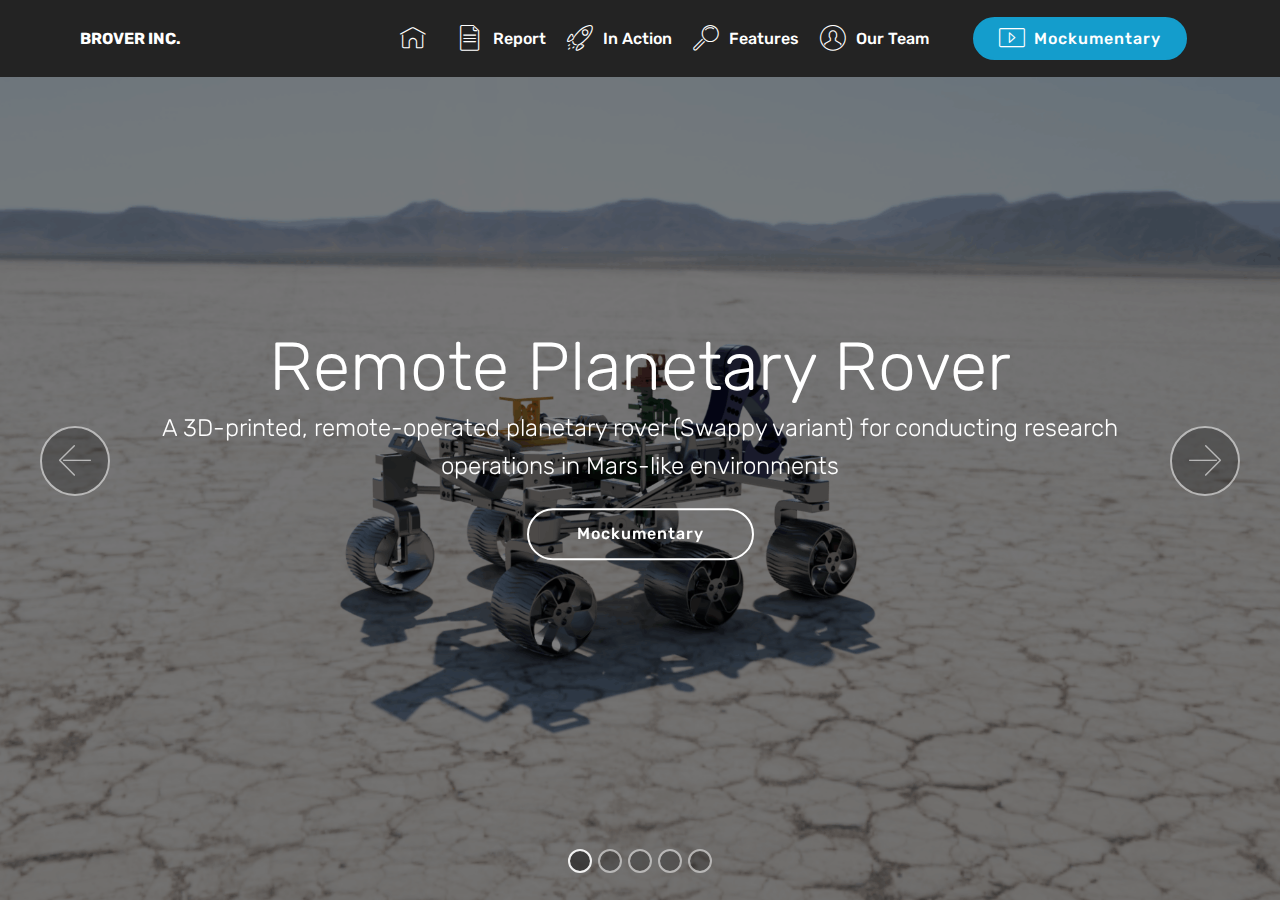
<file: index.html>
<!DOCTYPE html>
<html  >
<head>
  <!-- Site made with Mobirise Website Builder v4.12.4, https://mobirise.com -->
  <meta charset="UTF-8">
  <meta http-equiv="X-UA-Compatible" content="IE=edge">
  <meta name="generator" content="Mobirise v4.12.4, mobirise.com">
  <meta name="viewport" content="width=device-width, initial-scale=1, minimum-scale=1">
  <link rel="shortcut icon" href="assets/images/logo2.png" type="image/x-icon">
  <meta name="description" content="">
  
  
  <title>Home</title>
  <link rel="stylesheet" href="assets/web/assets/mobirise-icons/mobirise-icons.css">
  <link rel="stylesheet" href="assets/bootstrap/css/bootstrap.min.css">
  <link rel="stylesheet" href="assets/bootstrap/css/bootstrap-grid.min.css">
  <link rel="stylesheet" href="assets/bootstrap/css/bootstrap-reboot.min.css">
  <link rel="stylesheet" href="assets/tether/tether.min.css">
  <link rel="stylesheet" href="assets/dropdown/css/style.css">
  <link rel="stylesheet" href="assets/theme/css/style.css">
  <link rel="preload" as="style" href="assets/mobirise/css/mbr-additional.css"><link rel="stylesheet" href="assets/mobirise/css/mbr-additional.css" type="text/css">
  
  
  
</head>
<body>
  <section class="menu cid-qTkzRZLJNu" once="menu" id="menu1-0">

    

    <nav class="navbar navbar-expand beta-menu navbar-dropdown align-items-center navbar-fixed-top navbar-toggleable-sm">
        <button class="navbar-toggler navbar-toggler-right" type="button" data-toggle="collapse" data-target="#navbarSupportedContent" aria-controls="navbarSupportedContent" aria-expanded="false" aria-label="Toggle navigation">
            <div class="hamburger">
                <span></span>
                <span></span>
                <span></span>
                <span></span>
            </div>
        </button>
        <div class="menu-logo">
            <div class="navbar-brand">
                
                <span class="navbar-caption-wrap"><a class="navbar-caption text-white display-4" href="index.html">
                        BROVER INC.</a></span>
            </div>
        </div>
        <div class="collapse navbar-collapse" id="navbarSupportedContent">
            <ul class="navbar-nav nav-dropdown" data-app-modern-menu="true"><li class="nav-item">
                    <a class="nav-link link text-white display-4" href="https://mobirise.com">
                        </a>
                </li><li class="nav-item"><a class="nav-link link text-white display-4" href="https://mobirise.com">
                        </a></li><li class="nav-item"><a class="nav-link link text-white display-4" href="index.html" aria-expanded="false"><span class="mbri-home mbr-iconfont mbr-iconfont-btn"></span></a></li><li class="nav-item"><a class="nav-link link text-white display-4" href="page1.html" aria-expanded="false"><span class="mbri-file mbr-iconfont mbr-iconfont-btn"></span>Report</a></li><li class="nav-item"><a class="nav-link link text-white display-4" href="page4.html" aria-expanded="false"><span class="mbri-rocket mbr-iconfont mbr-iconfont-btn"></span>In Action</a></li><li class="nav-item"><a class="nav-link link text-white display-4" href="features.html" aria-expanded="false"><span class="mbri-search mbr-iconfont mbr-iconfont-btn"></span>Features</a></li><li class="nav-item"><a class="nav-link link text-white display-4" href="page2.html"><span class="mbri-user mbr-iconfont mbr-iconfont-btn"></span>Our Team</a></li><li class="nav-item"><a class="nav-link link text-white display-4" href="https://mobirise.com">
                        </a></li></ul>
            <div class="navbar-buttons mbr-section-btn"><a class="btn btn-sm btn-primary display-4" href="https://youtu.be/jEeBx70dJPI"><span class="mbri-video mbr-iconfont mbr-iconfont-btn"></span>

                    Mockumentary</a></div>
        </div>
    </nav>
</section>

<section class="engine"><a href="https://mobirise.info/m">site design templates</a></section><section class="carousel slide cid-s2ELHMxzH2" data-interval="false" id="slider1-z">

    

    <div class="full-screen"><div class="mbr-slider slide carousel" data-keyboard="false" data-ride="carousel" data-interval="5000" data-pause="true"><ol class="carousel-indicators"><li data-app-prevent-settings="" data-target="#slider1-z" class=" active" data-slide-to="0"></li><li data-app-prevent-settings="" data-target="#slider1-z" data-slide-to="1"></li><li data-app-prevent-settings="" data-target="#slider1-z" data-slide-to="2"></li><li data-app-prevent-settings="" data-target="#slider1-z" data-slide-to="3"></li><li data-app-prevent-settings="" data-target="#slider1-z" data-slide-to="4"></li></ol><div class="carousel-inner" role="listbox"><div class="carousel-item slider-fullscreen-image active" data-bg-video-slide="false" style="background-image: url(assets/images/lake-bed-render-1-2000x1500.png);"><div class="container container-slide"><div class="image_wrapper"><div class="mbr-overlay"></div><img src="assets/images/lake-bed-render-1-2000x1500.png" alt="" title=""><div class="carousel-caption justify-content-center"><div class="col-10 align-center"><h2 class="mbr-fonts-style display-1">Remote Planetary Rover</h2><p class="lead mbr-text mbr-fonts-style display-5">A 3D-printed, remote-operated planetary rover (Swappy variant) for conducting research operations in Mars-like environments</p><div class="mbr-section-btn" buttons="0"> <a class="btn  btn-white-outline display-4" href="https://youtu.be/jEeBx70dJPI" target="_blank">Mockumentary</a></div></div></div></div></div></div><div class="carousel-item slider-fullscreen-image" data-bg-video-slide="false" style="background-image: url(assets/images/for-rendering-final-rover-assembly-2020-jun-22-03-43-39pm-000-customizedview18094494349-png-2000x1126.png);"><div class="container container-slide"><div class="image_wrapper"><div class="mbr-overlay"></div><img src="assets/images/for-rendering-final-rover-assembly-2020-jun-22-03-43-39pm-000-customizedview18094494349-png-2000x1126.png" alt="" title=""><div class="carousel-caption justify-content-center"><div class="col-10 align-center"><h2 class="mbr-fonts-style display-1">Remote Planetary Rover</h2><p class="lead mbr-text mbr-fonts-style display-5">A 3D-printed, remote-operated planetary rover (Swappy variant) for conducting research operations in Mars-like environments</p><div class="mbr-section-btn" buttons="0"><a class="btn display-4 btn-success" href="page1.html#content9-9">Introduction</a> </div></div></div></div></div></div><div class="carousel-item slider-fullscreen-image" data-bg-video-slide="false" style="background-image: url(assets/images/field-render-2-2000x1500.png);"><div class="container container-slide"><div class="image_wrapper"><div class="mbr-overlay"></div><img src="assets/images/field-render-2-2000x1500.png" alt="" title=""><div class="carousel-caption justify-content-center"><div class="col-10 align-center"><h2 class="mbr-fonts-style display-1">Remote Planetary Rover</h2><p class="lead mbr-text mbr-fonts-style display-5">A 3D-printed, remote-operated planetary rover (Swappy variant) for conducting research operations in Mars-like environments</p><div class="mbr-section-btn" buttons="0"><a class="btn display-4 btn-success" href="page1.html#content9-b">Materials &amp; Methods</a> </div></div></div></div></div></div><div class="carousel-item slider-fullscreen-image" data-bg-video-slide="false" style="background-image: url(assets/images/dirt-render-1-2000x1500.png);"><div class="container container-slide"><div class="image_wrapper"><div class="mbr-overlay"></div><img src="assets/images/dirt-render-1-2000x1500.png" alt="" title=""><div class="carousel-caption justify-content-center"><div class="col-10 align-center"><h2 class="mbr-fonts-style display-1">Remote Planetary Rover</h2><p class="lead mbr-text mbr-fonts-style display-5">A 3D-printed, remote-operated planetary rover (Swappy variant) for conducting research operations in Mars-like environments</p><div class="mbr-section-btn" buttons="0"><a class="btn display-4 btn-success" href="page1.html#content9-d">Results</a> </div></div></div></div></div></div><div class="carousel-item slider-fullscreen-image" data-bg-video-slide="false" style="background-image: url(assets/images/grey-render-1-2000x1500.png);"><div class="container container-slide"><div class="image_wrapper"><div class="mbr-overlay"></div><img src="assets/images/grey-render-1-2000x1500.png" alt="" title=""><div class="carousel-caption justify-content-center"><div class="col-10 align-center"><h2 class="mbr-fonts-style display-1">Remote Planetary Rover</h2><p class="lead mbr-text mbr-fonts-style display-5">A 3D-printed, remote-operated planetary rover (Swappy variant) for conducting research operations in Mars-like environments</p><div class="mbr-section-btn" buttons="0"><a class="btn display-4 btn-success" href="page1.html#content9-f">Discussion</a> </div></div></div></div></div></div></div><a data-app-prevent-settings="" class="carousel-control carousel-control-prev" role="button" data-slide="prev" href="#slider1-z"><span aria-hidden="true" class="mbri-left mbr-iconfont"></span><span class="sr-only">Previous</span></a><a data-app-prevent-settings="" class="carousel-control carousel-control-next" role="button" data-slide="next" href="#slider1-z"><span aria-hidden="true" class="mbri-right mbr-iconfont"></span><span class="sr-only">Next</span></a></div></div>

</section>


  <script src="assets/web/assets/jquery/jquery.min.js"></script>
  <script src="assets/popper/popper.min.js"></script>
  <script src="assets/bootstrap/js/bootstrap.min.js"></script>
  <script src="assets/tether/tether.min.js"></script>
  <script src="assets/smoothscroll/smooth-scroll.js"></script>
  <script src="assets/vimeoplayer/jquery.mb.vimeo_player.js"></script>
  <script src="assets/bootstrapcarouselswipe/bootstrap-carousel-swipe.js"></script>
  <script src="assets/dropdown/js/nav-dropdown.js"></script>
  <script src="assets/dropdown/js/navbar-dropdown.js"></script>
  <script src="assets/touchswipe/jquery.touch-swipe.min.js"></script>
  <script src="assets/ytplayer/jquery.mb.ytplayer.min.js"></script>
  <script src="assets/theme/js/script.js"></script>
  <script src="assets/slidervideo/script.js"></script>
  
  
</body>
</html>
</file>
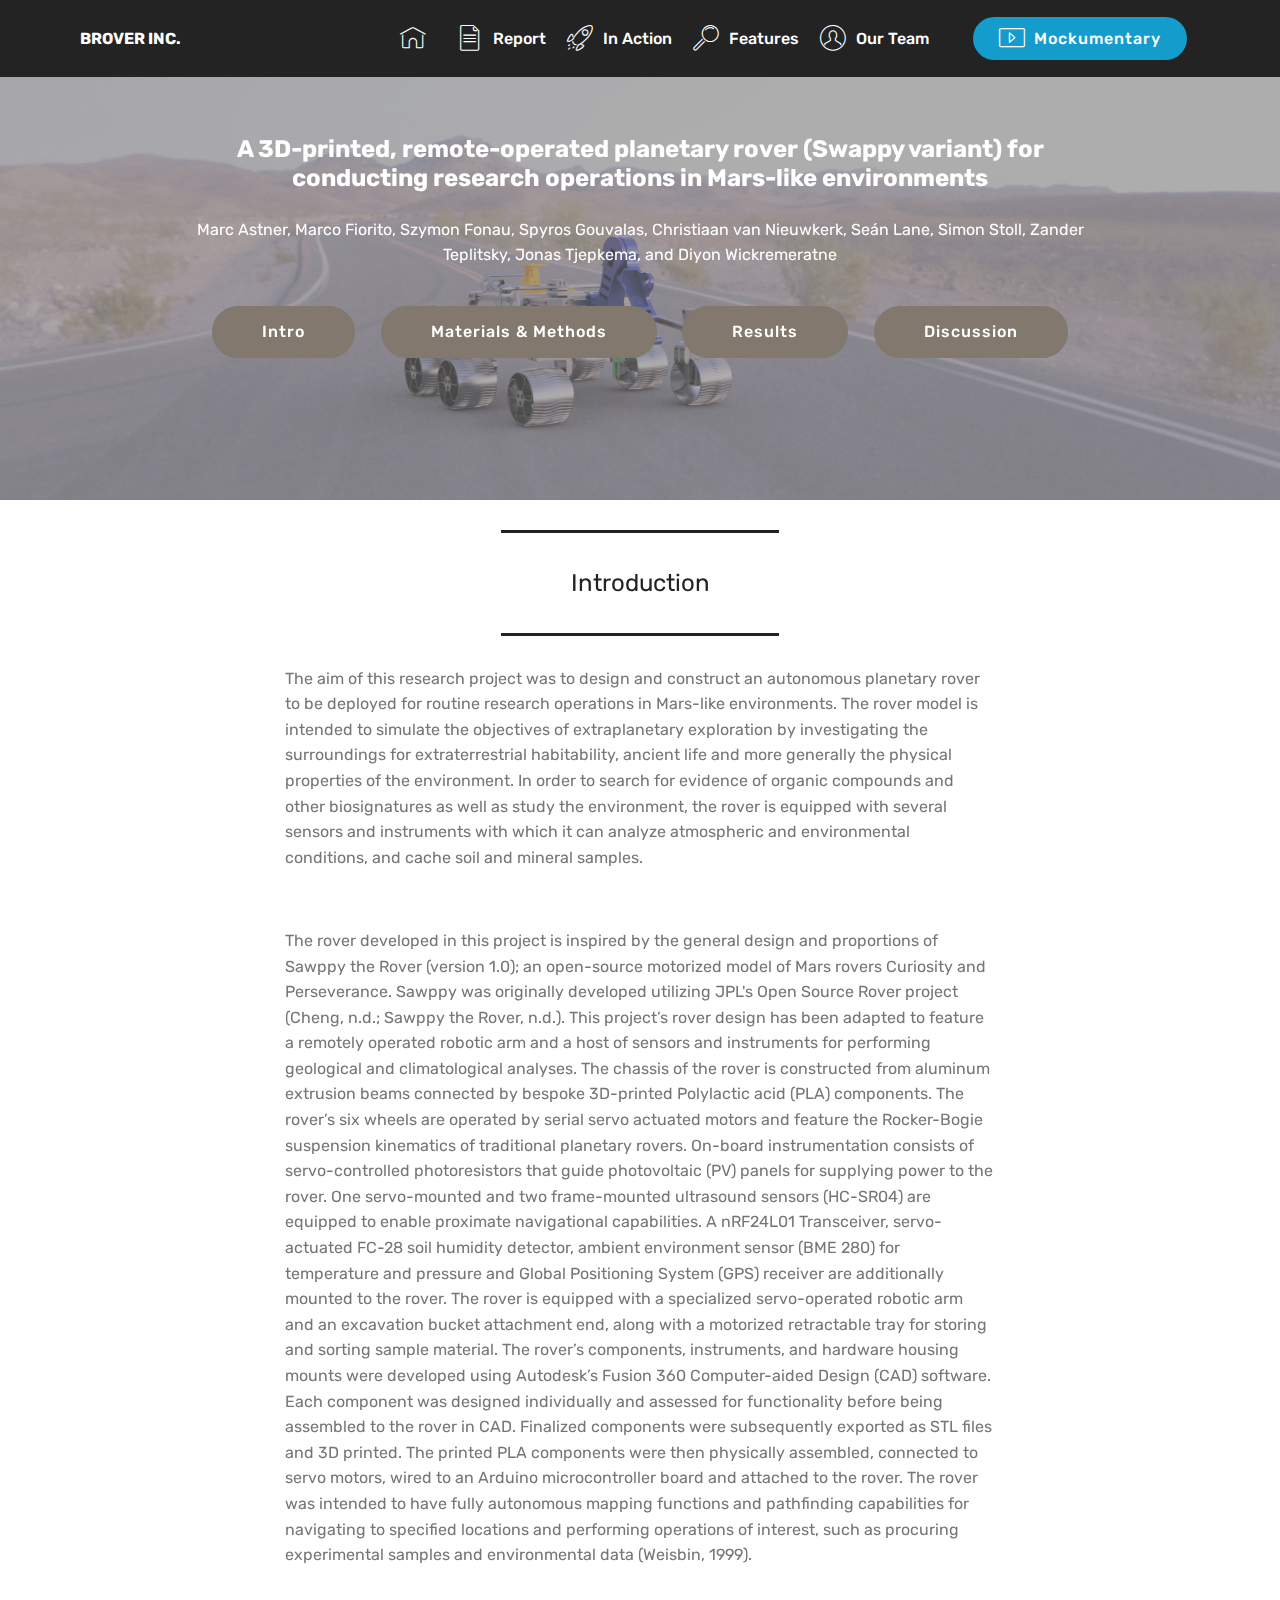
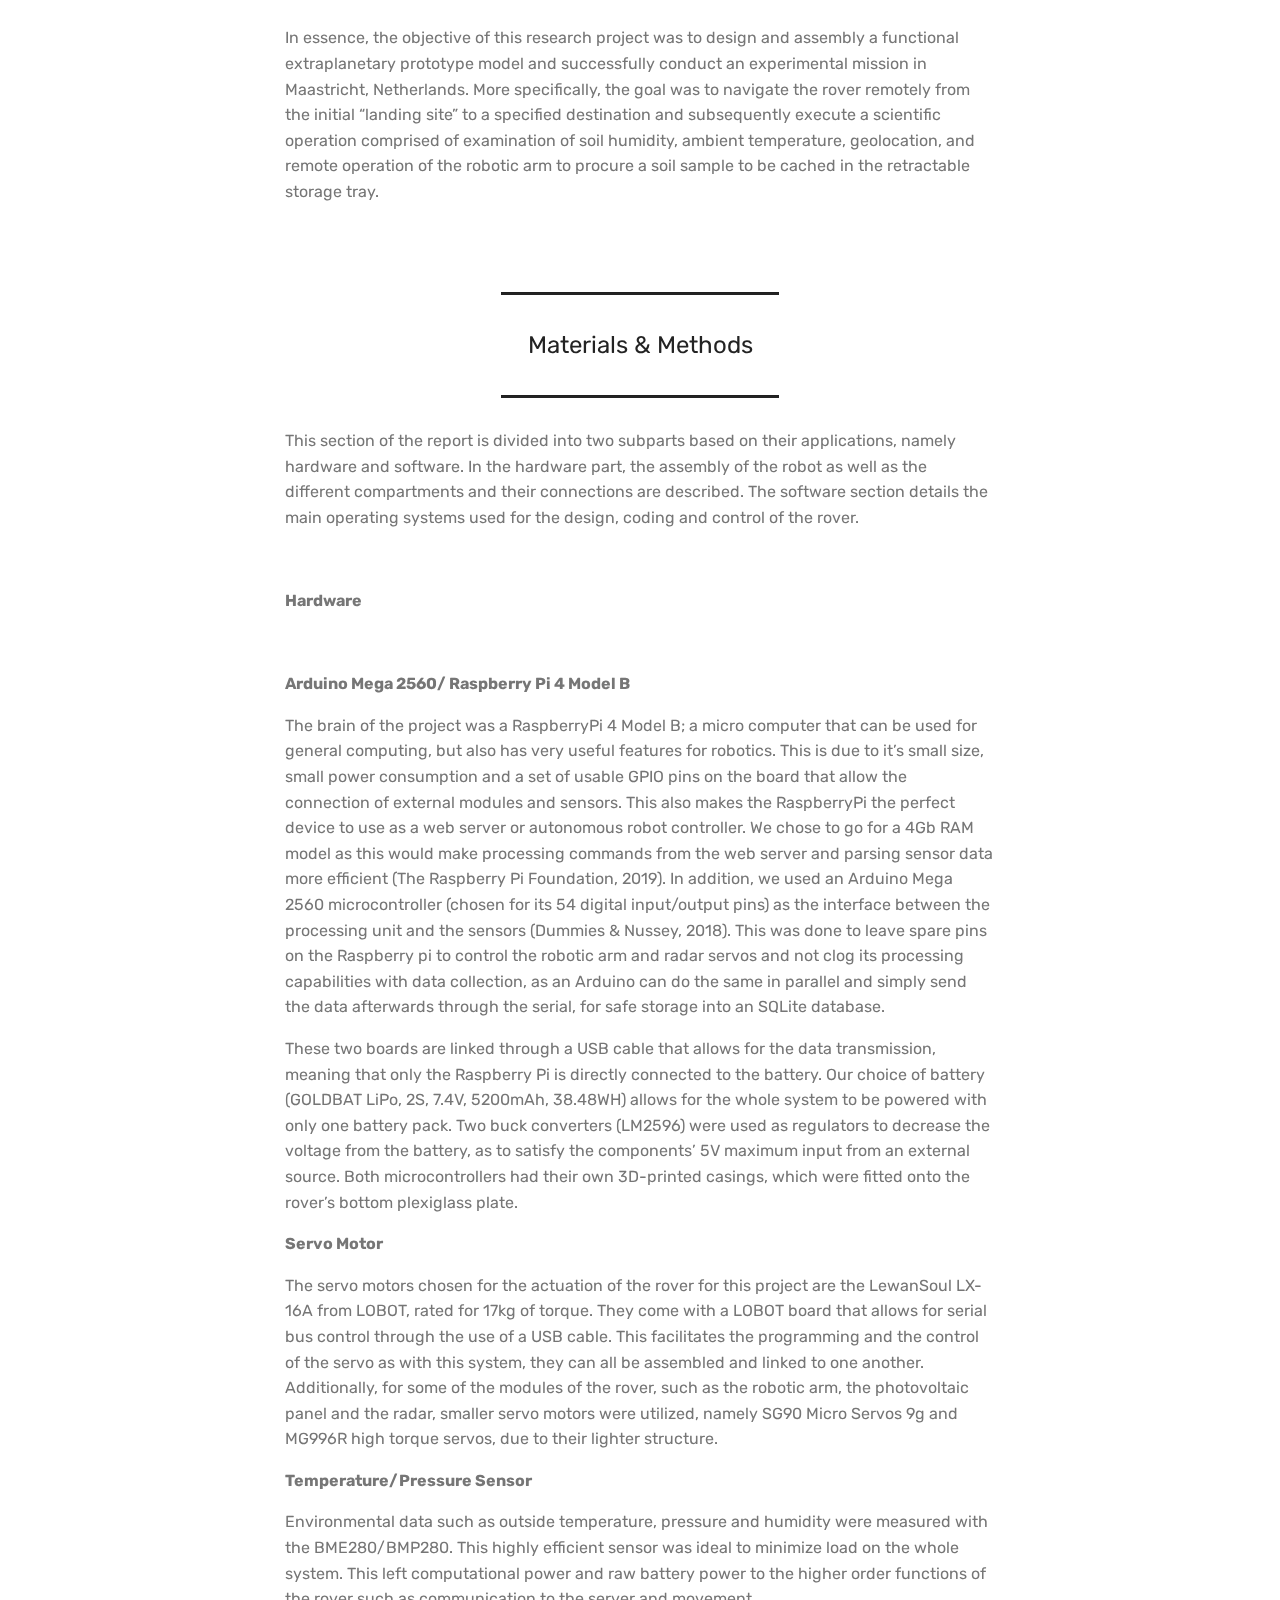
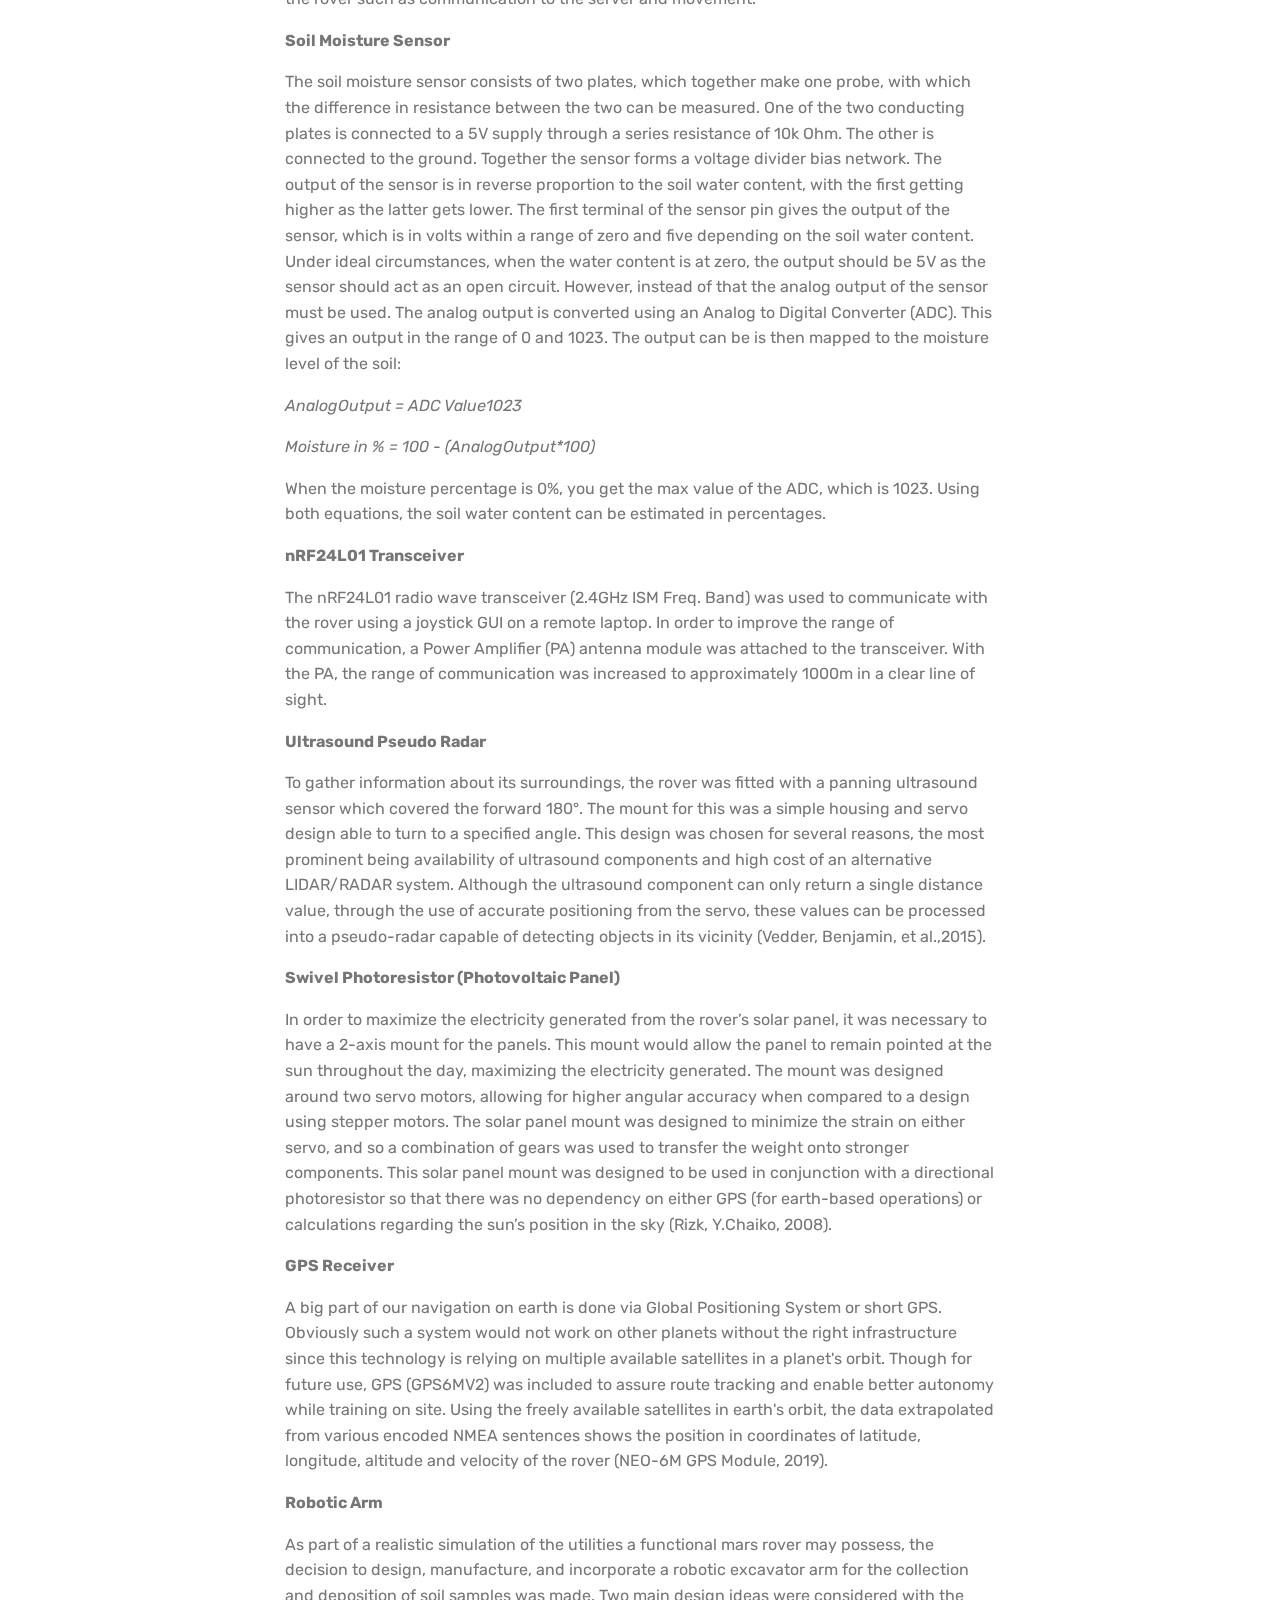
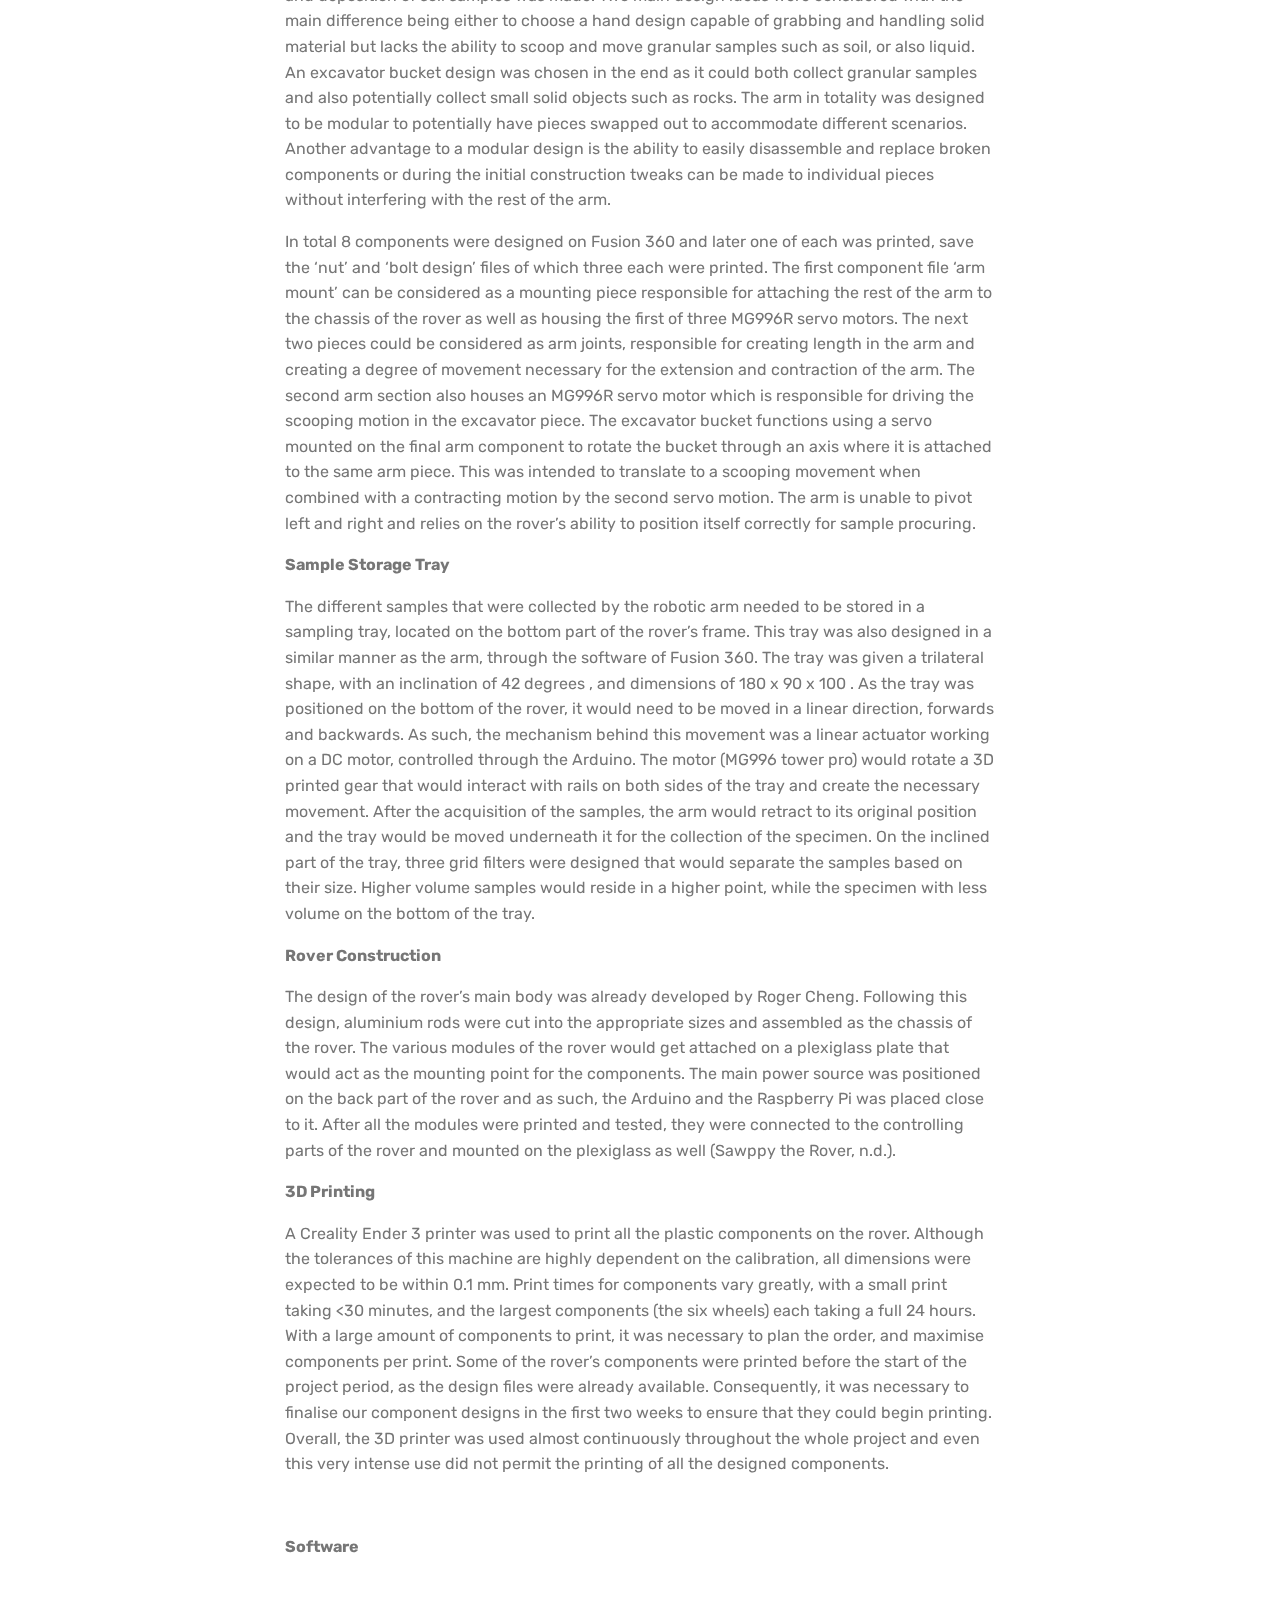
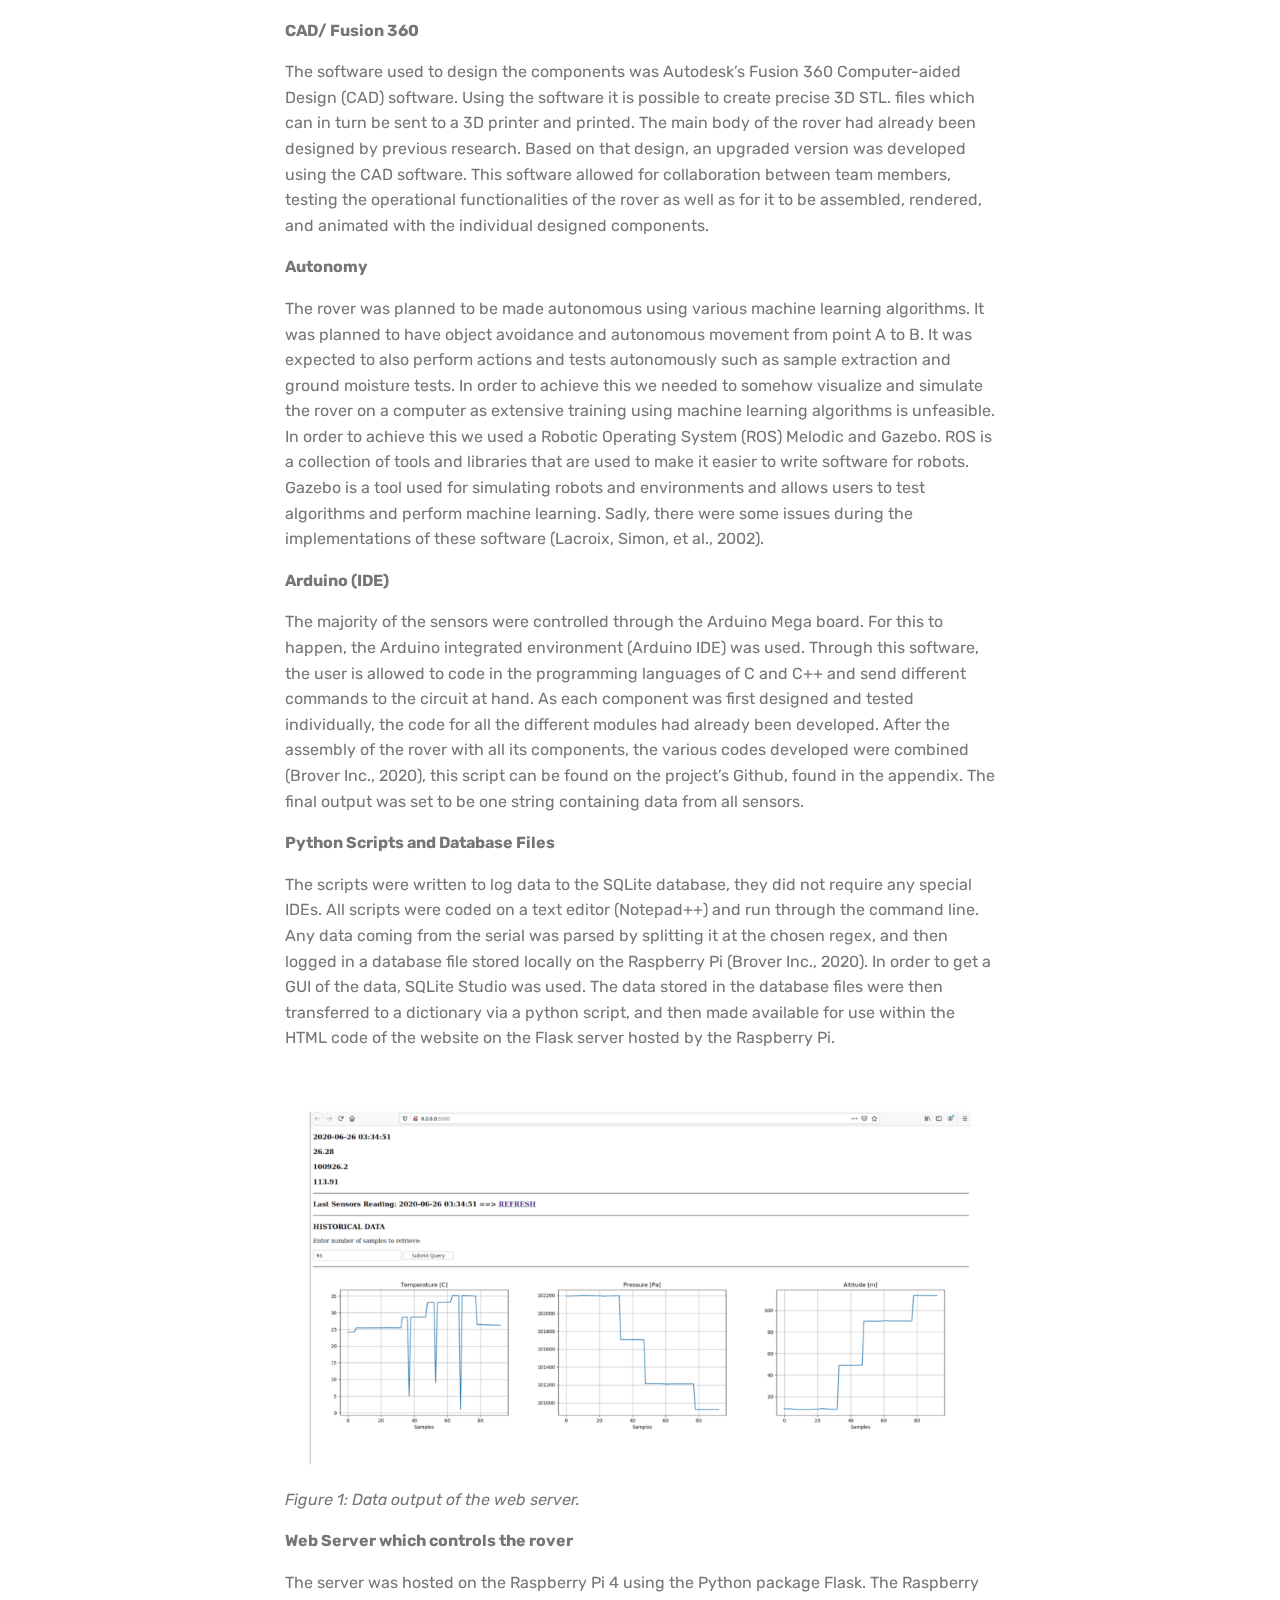
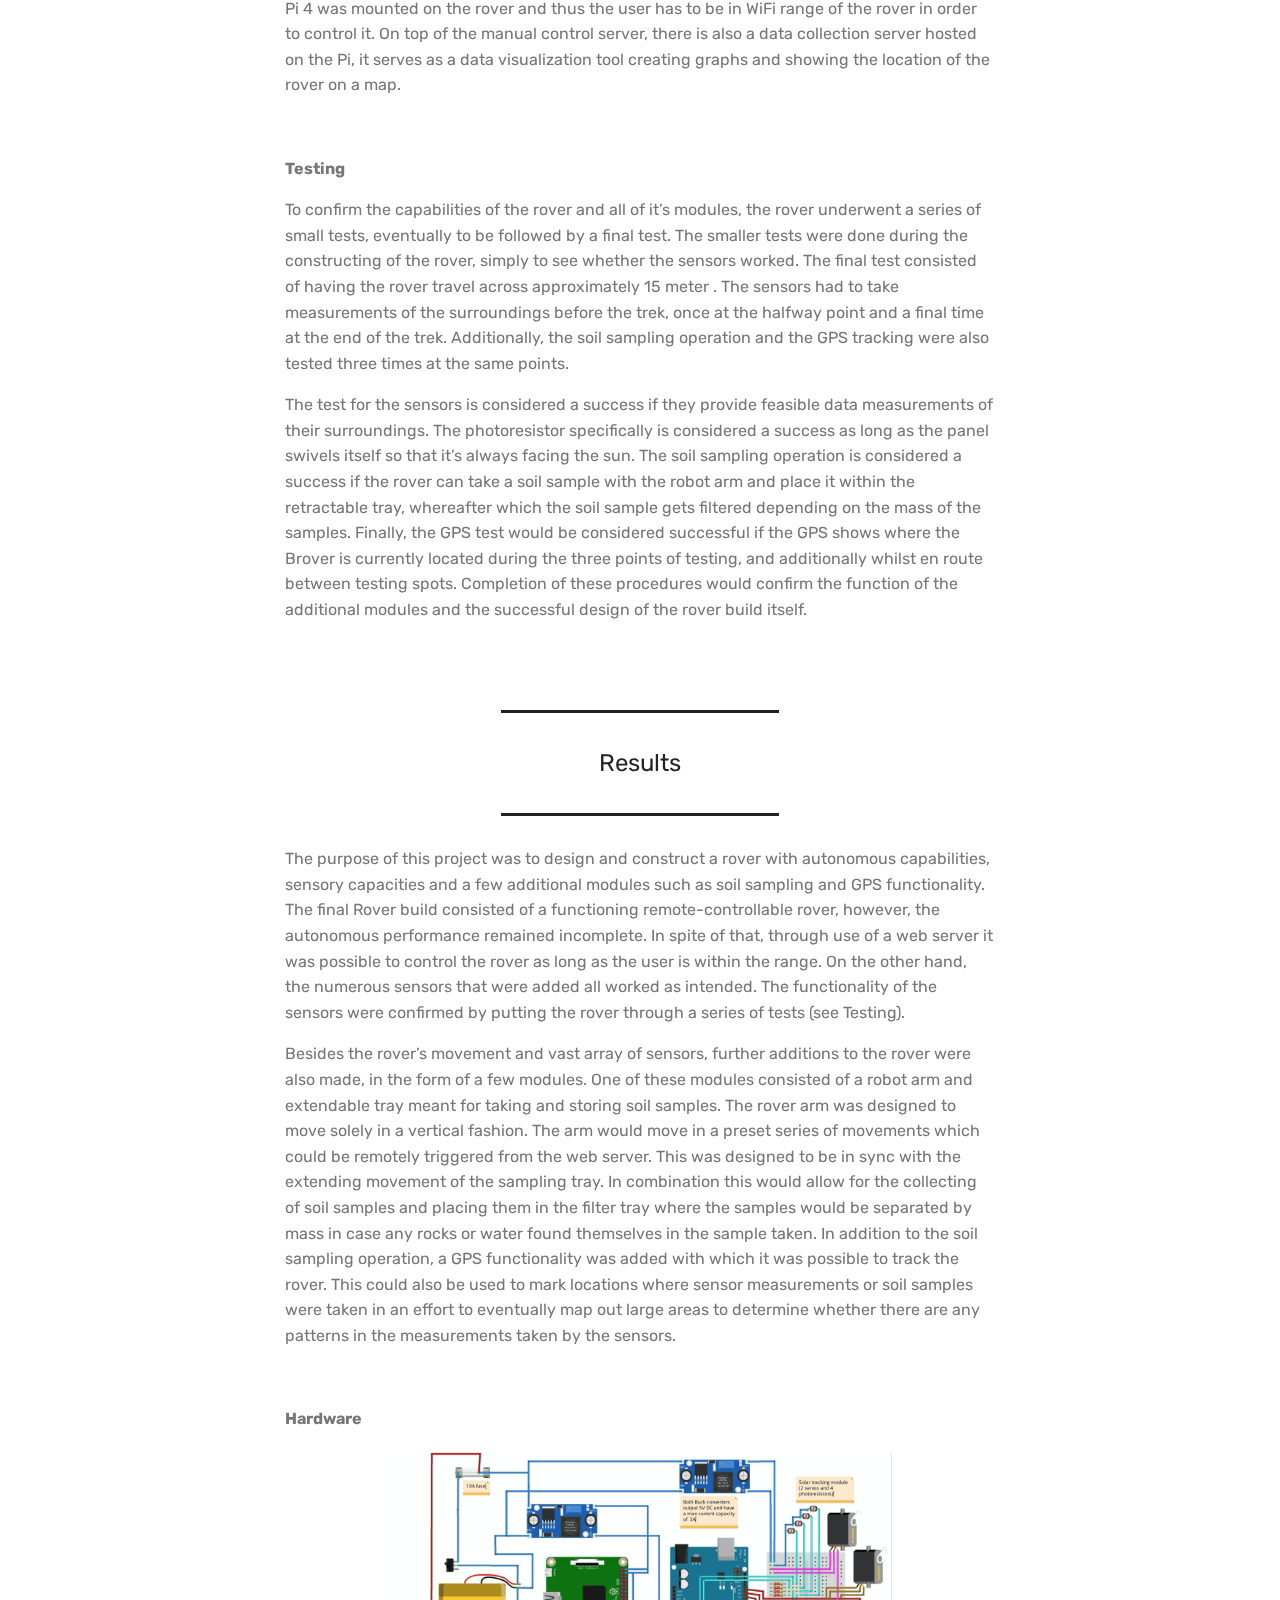
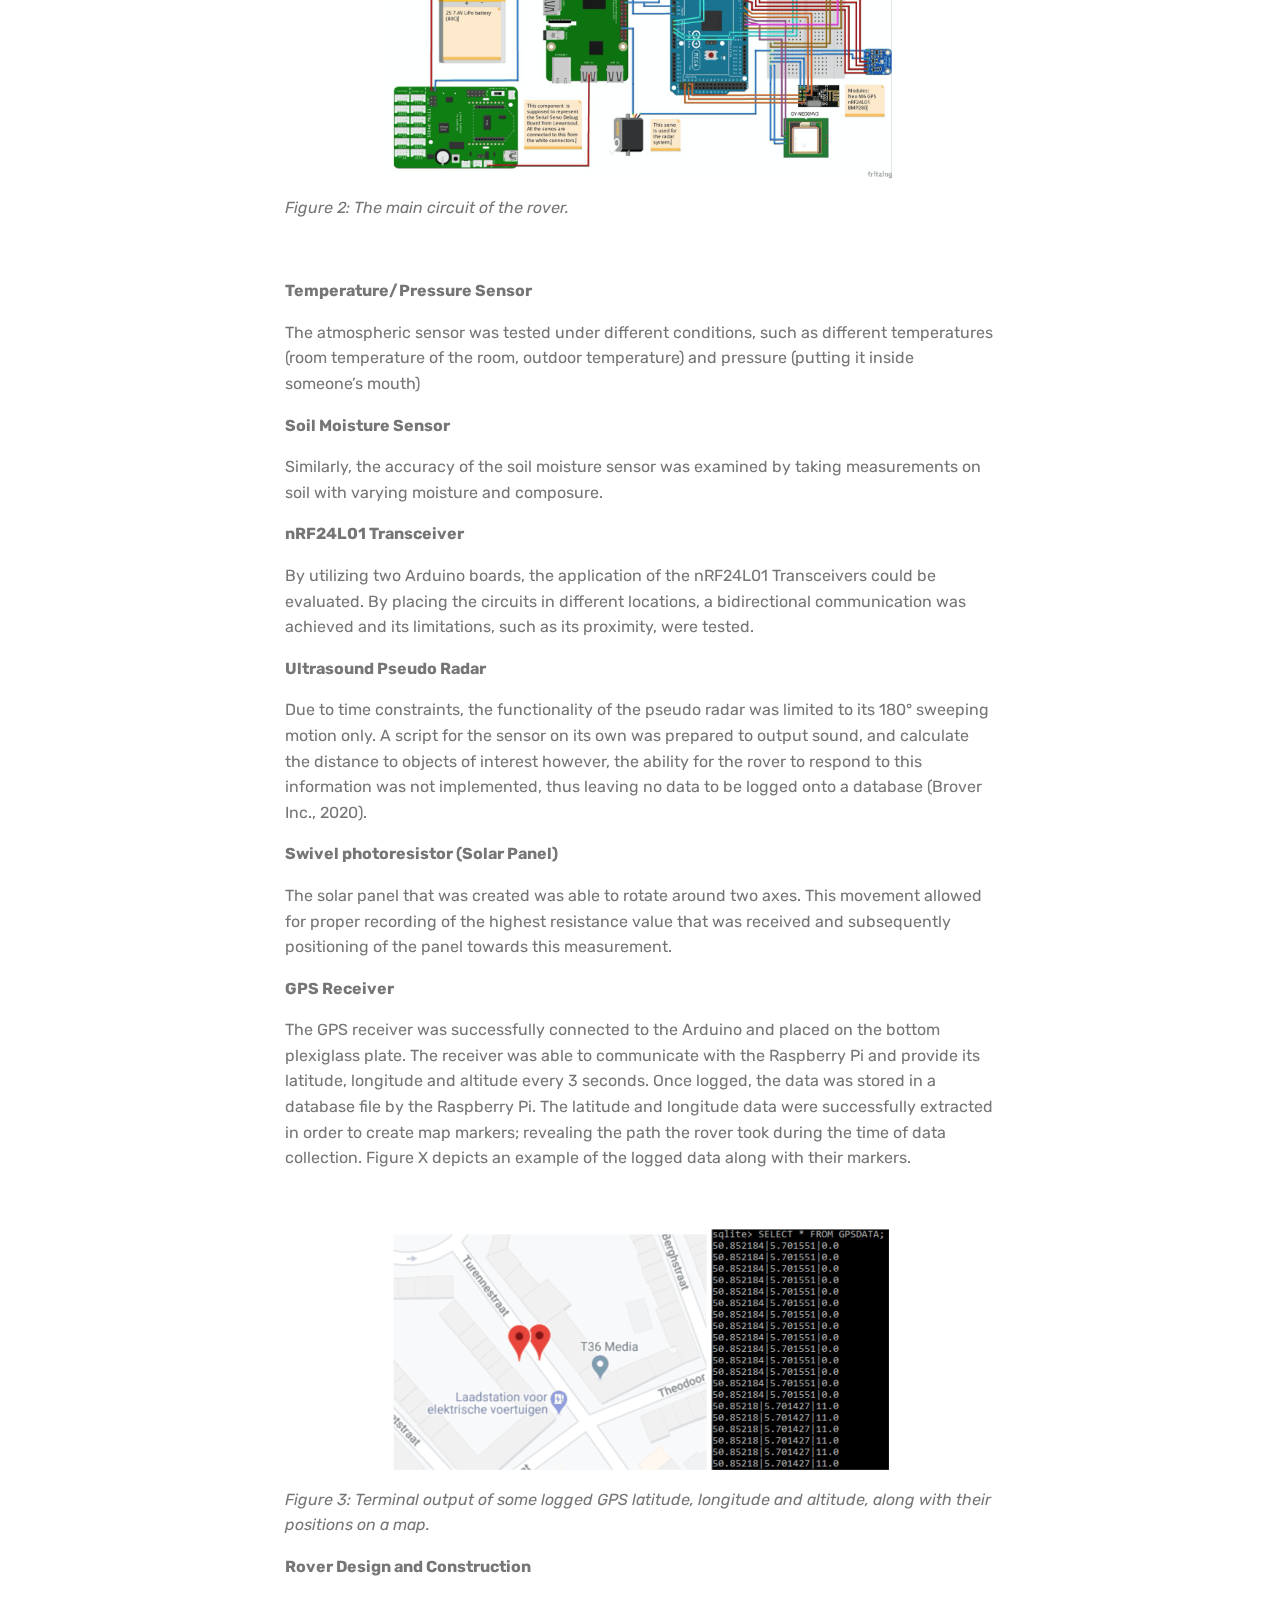
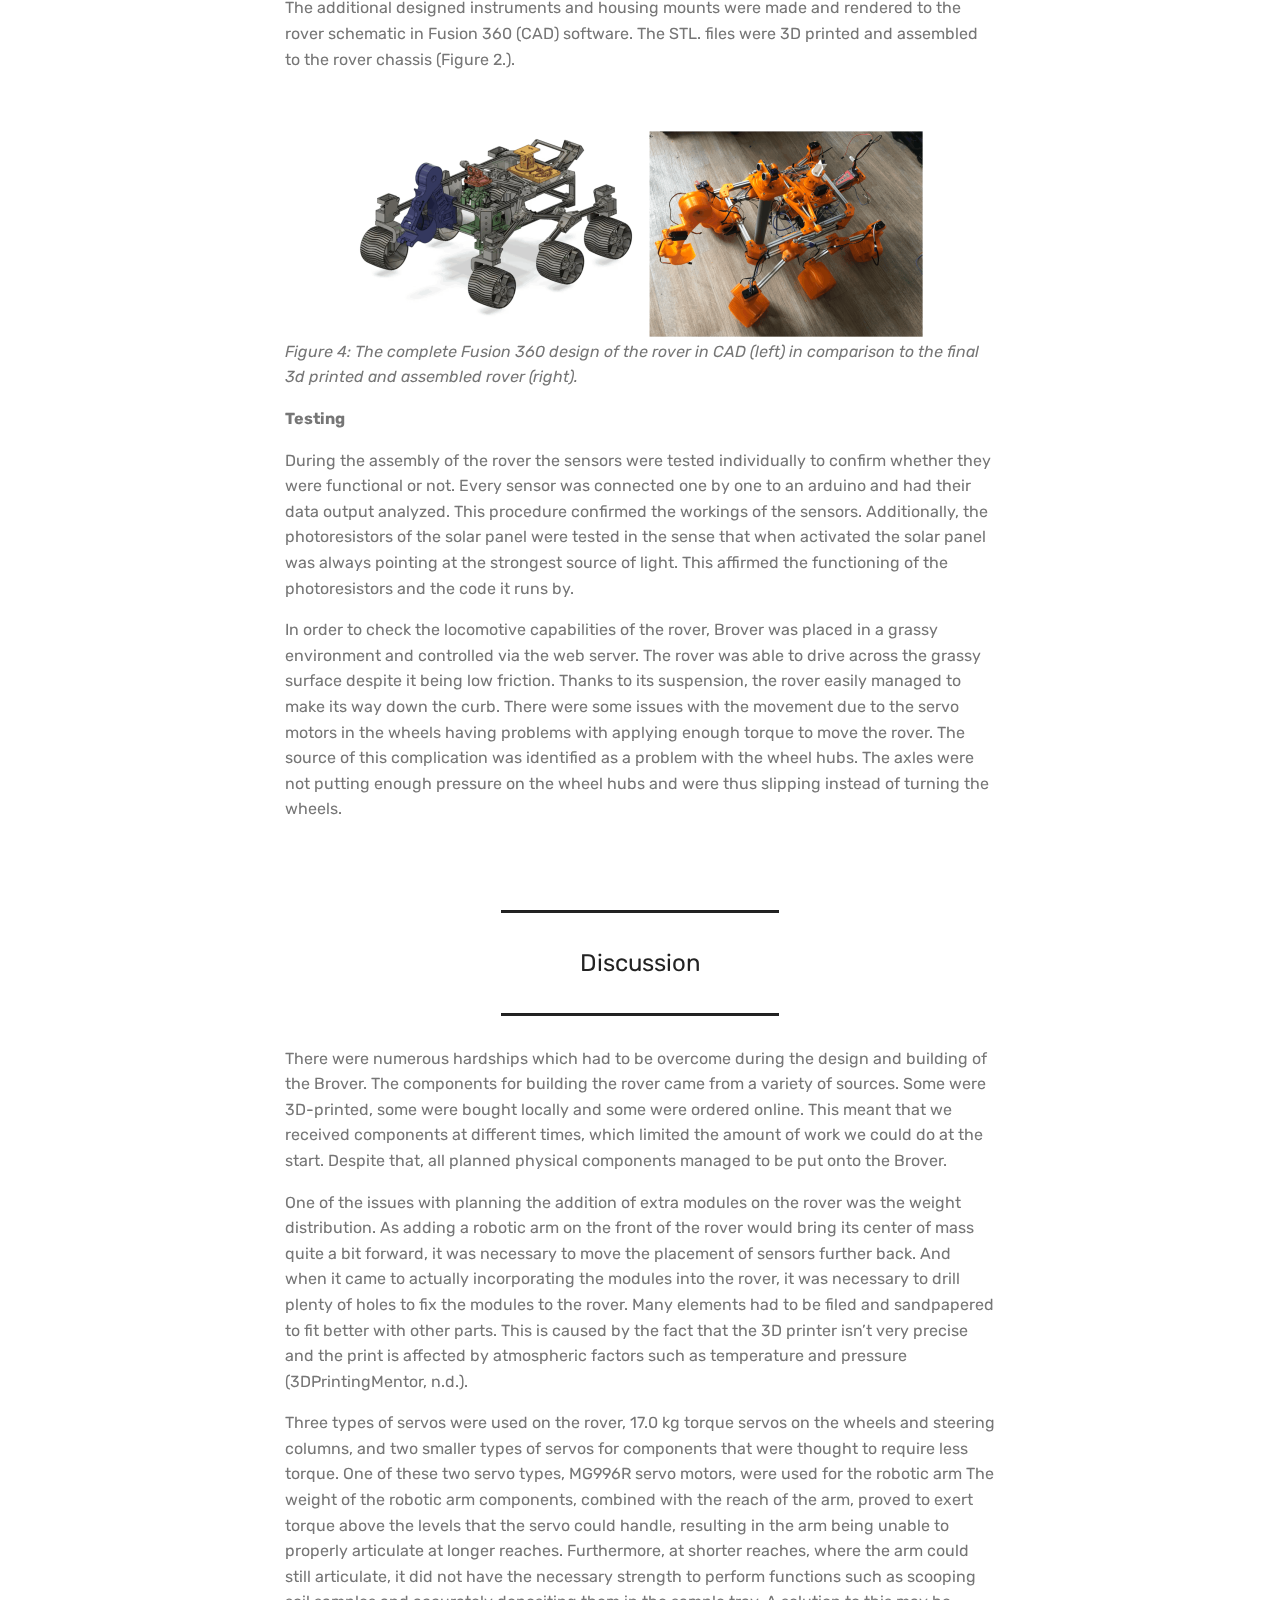
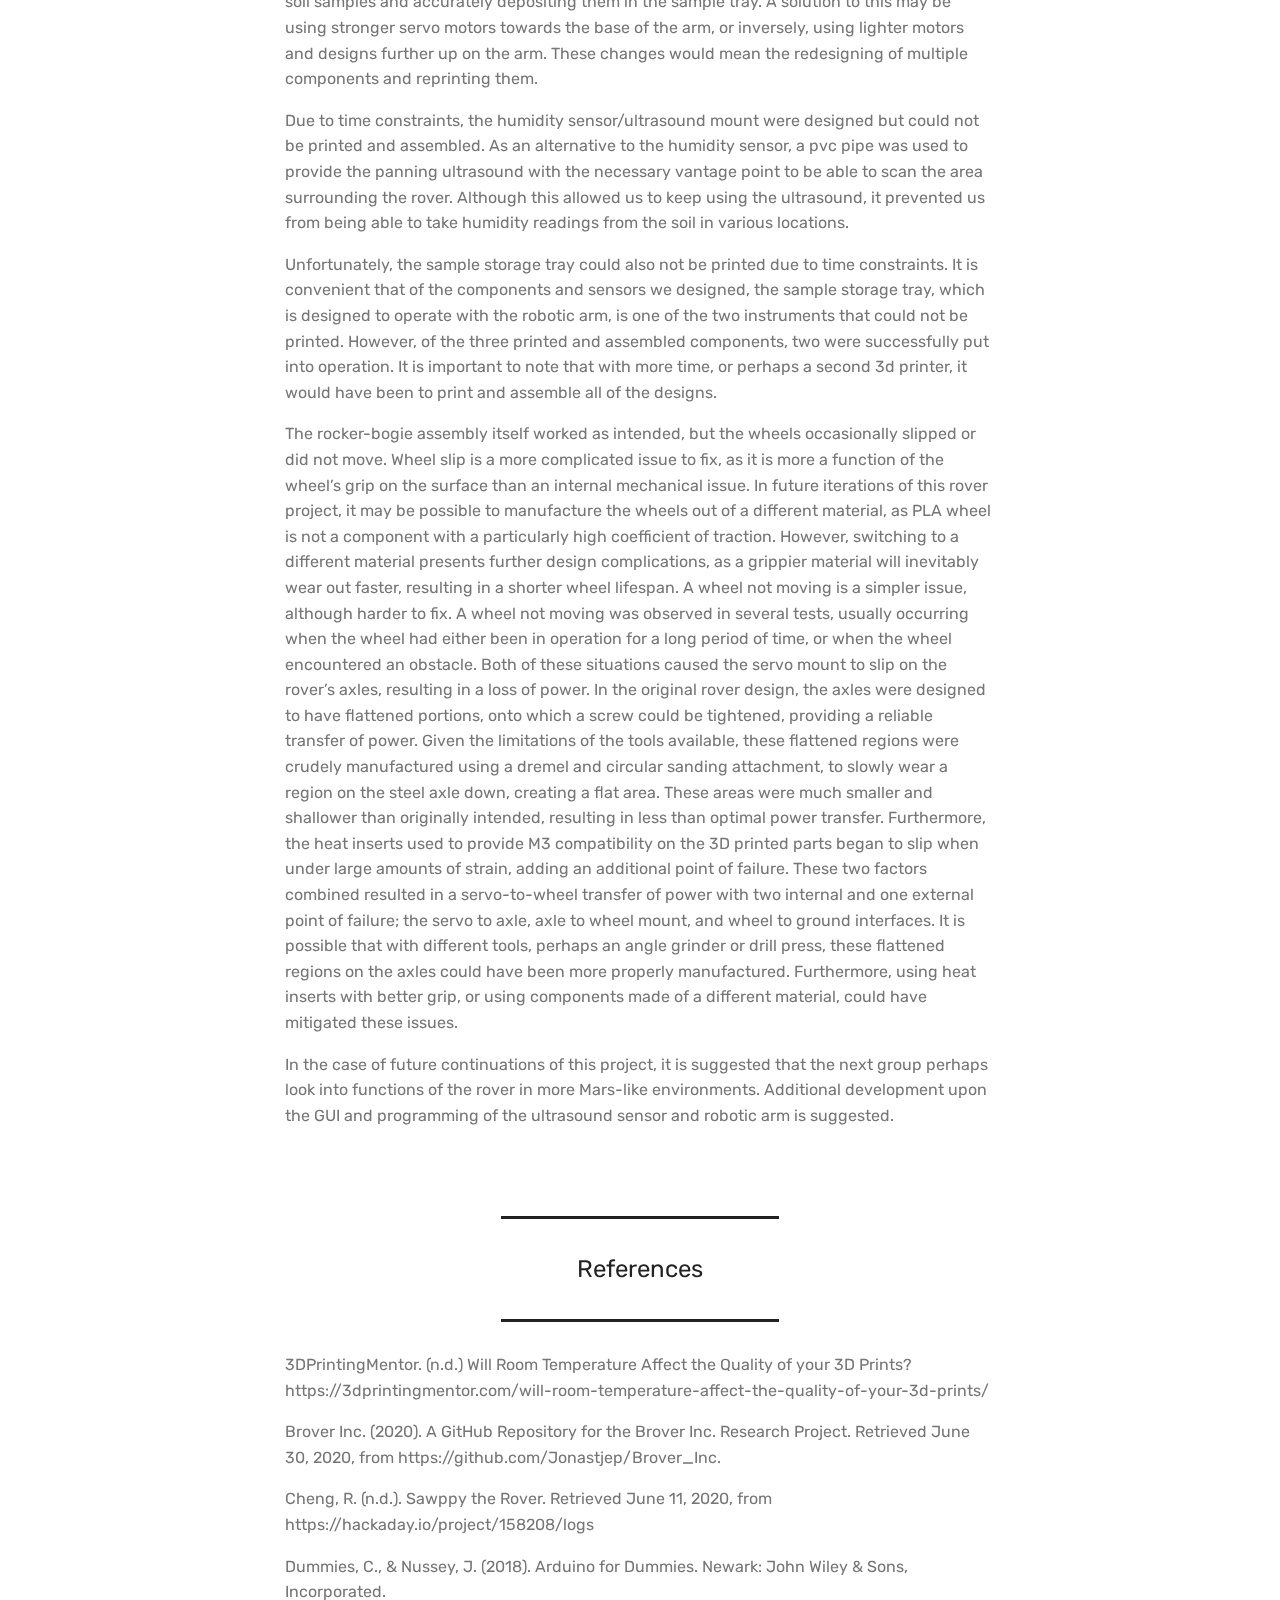
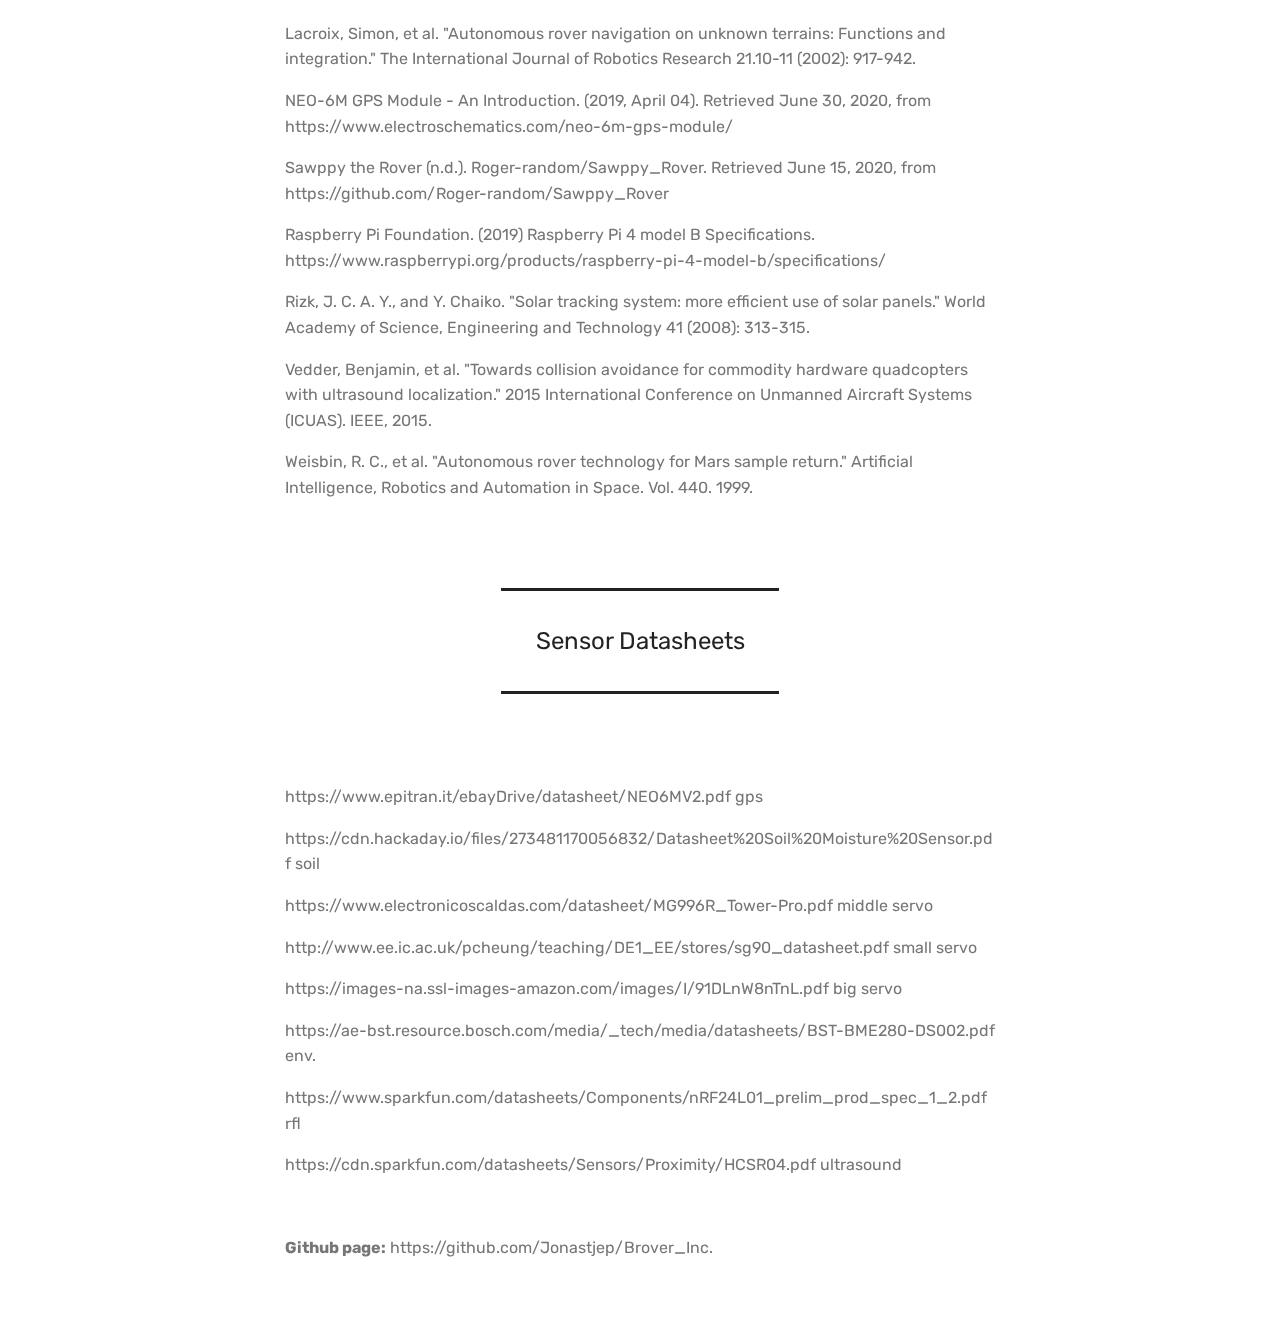
<file: page1.html>
<!DOCTYPE html>
<html  >
<head>
  <!-- Site made with Mobirise Website Builder v4.12.4, https://mobirise.com -->
  <meta charset="UTF-8">
  <meta http-equiv="X-UA-Compatible" content="IE=edge">
  <meta name="generator" content="Mobirise v4.12.4, mobirise.com">
  <meta name="viewport" content="width=device-width, initial-scale=1, minimum-scale=1">
  <link rel="shortcut icon" href="assets/images/logo2.png" type="image/x-icon">
  <meta name="description" content="Web Page Generator Description">
  
  
  <title>Report</title>
  <link rel="stylesheet" href="assets/web/assets/mobirise-icons/mobirise-icons.css">
  <link rel="stylesheet" href="assets/bootstrap/css/bootstrap.min.css">
  <link rel="stylesheet" href="assets/bootstrap/css/bootstrap-grid.min.css">
  <link rel="stylesheet" href="assets/bootstrap/css/bootstrap-reboot.min.css">
  <link rel="stylesheet" href="assets/tether/tether.min.css">
  <link rel="stylesheet" href="assets/dropdown/css/style.css">
  <link rel="stylesheet" href="assets/theme/css/style.css">
  <link rel="preload" as="style" href="assets/mobirise/css/mbr-additional.css"><link rel="stylesheet" href="assets/mobirise/css/mbr-additional.css" type="text/css">
  
  
  
</head>
<body>
  <section class="menu cid-qTkzRZLJNu" once="menu" id="menu1-4">

    

    <nav class="navbar navbar-expand beta-menu navbar-dropdown align-items-center navbar-fixed-top navbar-toggleable-sm">
        <button class="navbar-toggler navbar-toggler-right" type="button" data-toggle="collapse" data-target="#navbarSupportedContent" aria-controls="navbarSupportedContent" aria-expanded="false" aria-label="Toggle navigation">
            <div class="hamburger">
                <span></span>
                <span></span>
                <span></span>
                <span></span>
            </div>
        </button>
        <div class="menu-logo">
            <div class="navbar-brand">
                
                <span class="navbar-caption-wrap"><a class="navbar-caption text-white display-4" href="index.html">
                        BROVER INC.</a></span>
            </div>
        </div>
        <div class="collapse navbar-collapse" id="navbarSupportedContent">
            <ul class="navbar-nav nav-dropdown" data-app-modern-menu="true"><li class="nav-item">
                    <a class="nav-link link text-white display-4" href="https://mobirise.com">
                        </a>
                </li><li class="nav-item"><a class="nav-link link text-white display-4" href="https://mobirise.com">
                        </a></li><li class="nav-item"><a class="nav-link link text-white display-4" href="index.html" aria-expanded="false"><span class="mbri-home mbr-iconfont mbr-iconfont-btn"></span></a></li><li class="nav-item"><a class="nav-link link text-white display-4" href="page1.html" aria-expanded="false"><span class="mbri-file mbr-iconfont mbr-iconfont-btn"></span>Report</a></li><li class="nav-item"><a class="nav-link link text-white display-4" href="page4.html" aria-expanded="false"><span class="mbri-rocket mbr-iconfont mbr-iconfont-btn"></span>In Action</a></li><li class="nav-item"><a class="nav-link link text-white display-4" href="features.html" aria-expanded="false"><span class="mbri-search mbr-iconfont mbr-iconfont-btn"></span>Features</a></li><li class="nav-item"><a class="nav-link link text-white display-4" href="page2.html"><span class="mbri-user mbr-iconfont mbr-iconfont-btn"></span>Our Team</a></li><li class="nav-item"><a class="nav-link link text-white display-4" href="https://mobirise.com">
                        </a></li></ul>
            <div class="navbar-buttons mbr-section-btn"><a class="btn btn-sm btn-primary display-4" href="https://youtu.be/jEeBx70dJPI"><span class="mbri-video mbr-iconfont mbr-iconfont-btn"></span>

                    Mockumentary</a></div>
        </div>
    </nav>
</section>

<section class="engine"><a href="https://mobirise.info/m">site design templates</a></section><section class="header1 cid-s2EyoU2OBi mbr-parallax-background" id="header1-x">

    

    <div class="mbr-overlay" style="opacity: 0.6; background-color: rgb(118, 118, 118);">
    </div>

    <div class="container">
        <div class="row justify-content-md-center">
            <div class="mbr-white col-md-10">
                <h1 class="mbr-section-title align-center mbr-bold pb-3 mbr-fonts-style display-5">A 3D-printed, remote-operated planetary rover (Swappy variant) for conducting research operations in Mars-like environments</h1>
                
                <p class="mbr-text align-center pb-3 mbr-fonts-style display-7">
                    Marc Astner, Marco Fiorito, Szymon Fonau, Spyros Gouvalas, Christiaan van Nieuwkerk, Seán Lane, Simon Stoll, Zander Teplitsky, Jonas Tjepkema, and Diyon Wickremeratne 
                </p>
                <div class="mbr-section-btn align-center"><a class="btn btn-md btn-info display-4" href="page1.html#content9-9">Intro</a> <a class="btn btn-md btn-info display-4" href="page1.html#content9-b">Materials &amp; Methods</a> <a class="btn btn-md btn-info display-4" href="page1.html#content9-d">Results
                        </a> <a class="btn btn-md btn-info display-4" href="page1.html#content9-f">
                        Discussion</a></div>
            </div>
        </div>
    </div>

</section>

<section class="mbr-section article content9 cid-s2DGMDPdzu" id="content9-9">
    
     

    <div class="container">
        <div class="inner-container" style="width: 100%;">
            <hr class="line" style="width: 25%;">
            <div class="section-text align-center mbr-fonts-style display-5">
                    Introduction</div>
            <hr class="line" style="width: 25%;">
        </div>
        </div>
</section>

<section class="mbr-section article content1 cid-s2EJIyMPIp" id="content1-y">
    
     

    <div class="container">
        <div class="media-container-row">
            <div class="mbr-text col-12 mbr-fonts-style display-7 col-md-8"><p>The aim of this research project was to design and construct an autonomous planetary rover to be deployed for routine research operations in Mars-like environments. The rover model is intended to simulate the objectives of extraplanetary exploration by investigating the surroundings for extraterrestrial habitability, ancient life and more generally the physical properties of the environment. In order to search for evidence of organic compounds and other biosignatures as well as study the environment, the rover is equipped with several sensors and instruments with which it can analyze atmospheric and environmental conditions, and cache soil and mineral samples.&nbsp;</p><p><br></p><p>The rover developed in this project is inspired by the general design and proportions of Sawppy the Rover (version 1.0); an open-source motorized model of Mars rovers Curiosity and Perseverance. Sawppy was originally developed utilizing JPL's Open Source Rover project (Cheng, n.d.; Sawppy the Rover, n.d.). This project’s rover design has been adapted to feature a remotely operated robotic arm and a host of sensors and instruments for performing geological and climatological analyses. The chassis of the rover is constructed from aluminum extrusion beams connected by bespoke 3D-printed Polylactic acid (PLA) components. The rover’s six wheels are operated by serial servo actuated motors and feature the Rocker-Bogie suspension kinematics of traditional planetary rovers. On-board instrumentation consists of servo-controlled photoresistors that guide photovoltaic (PV) panels for supplying power to the rover. One servo-mounted and two frame-mounted ultrasound sensors (HC-SR04) are equipped to enable proximate navigational capabilities. A nRF24L01 Transceiver, servo-actuated FC-28 soil humidity detector, ambient environment sensor (BME 280) for temperature and pressure and Global Positioning System (GPS) receiver are additionally mounted to the rover. The rover is equipped with a specialized servo-operated robotic arm and an excavation bucket attachment end, along with a motorized retractable tray for storing and sorting sample material. The rover’s components, instruments, and hardware housing mounts were developed using Autodesk’s Fusion 360 Computer-aided Design (CAD) software. Each component was designed individually and assessed for functionality before being assembled to the rover in CAD. Finalized components were subsequently exported as STL files and 3D printed. The printed PLA components were then physically assembled, connected to servo motors, wired to an Arduino microcontroller board and attached to the rover. The rover was intended to have fully autonomous mapping functions and pathfinding capabilities for navigating to specified locations and performing operations of interest, such as procuring experimental samples and environmental data (Weisbin, 1999).&nbsp;</p><p><br></p><p>In essence, the objective of this research project was to design and assembly a functional extraplanetary prototype model and successfully conduct an experimental mission in Maastricht, Netherlands. More specifically, the goal was to navigate the rover remotely from the initial “landing site” to a specified destination and subsequently execute a scientific operation comprised of examination of soil humidity, ambient temperature, geolocation, and remote operation of the robotic arm to procure a soil sample to be cached in the retractable storage tray.</p><p><strong><br></strong></p></div>
        </div>
    </div>
</section>

<section class="mbr-section article content9 cid-s2DGTYTwzg" id="content9-b">
    
     

    <div class="container">
        <div class="inner-container" style="width: 100%;">
            <hr class="line" style="width: 25%;">
            <div class="section-text align-center mbr-fonts-style display-5">
                    Materials &amp; Methods</div>
            <hr class="line" style="width: 25%;">
        </div>
        </div>
</section>

<section class="mbr-section article content1 cid-s2DGW4e0iE" id="content1-c">
    
     

    <div class="container">
        <div class="media-container-row">
            <div class="mbr-text col-12 mbr-fonts-style display-7 col-md-8"><p>This section of the report is divided into two subparts based on their applications, namely hardware and software. In the hardware part, the assembly of the robot as well as the different compartments and their connections are described. The software section details the main operating systems used for the design, coding and control of the rover.</p><p><br></p><p><strong>Hardware&nbsp;</strong></p><p><strong><br></strong></p><p><strong>Arduino Mega 2560/ Raspberry Pi 4 Model B</strong></p><p>The brain of the project was a RaspberryPi 4 Model B; a micro computer that can be used for general computing, but also has very useful features for robotics. This is due to it’s small size, small power consumption and a set of usable GPIO pins on the board that allow the connection of external modules and sensors. This also makes the RaspberryPi the perfect device to use as a web server or autonomous robot controller. We chose to go for a 4Gb RAM model as this would make processing commands from the web server and parsing sensor data more efficient (The Raspberry Pi Foundation, 2019). In addition, we used an Arduino Mega 2560 microcontroller (chosen for its 54 digital input/output pins) as the interface between the processing unit and the sensors (Dummies &amp; Nussey, 2018). This was done to leave spare pins on the Raspberry pi to control the robotic arm and radar servos and not clog its processing capabilities with data collection, as an Arduino can do the same in parallel and simply send the data afterwards through the serial, for safe storage into an SQLite database.</p><p>These two boards are linked through a USB cable that allows for the data transmission, meaning that only the Raspberry Pi is directly connected to the battery. Our choice of battery (GOLDBAT LiPo, 2S, 7.4V, 5200mAh, 38.48WH) allows for the whole system to be powered with only one battery pack. Two buck converters (LM2596) were used as regulators to decrease the voltage from the battery, as to satisfy the components’ 5V maximum input from an external source. Both microcontrollers had their own 3D-printed casings, which were fitted onto the rover’s bottom plexiglass plate.</p><p><strong>Servo Motor</strong></p><p>The servo motors chosen for the actuation of the rover for this project are the LewanSoul LX-16A from LOBOT, rated for 17kg of torque. They come with a LOBOT board that allows for serial bus control through the use of a USB cable. This facilitates the programming and the control of the servo as with this system, they can all be assembled and linked to one another. Additionally, for some of the modules of the rover, such as the robotic arm, the photovoltaic panel and the radar, smaller servo motors were utilized, namely SG90 Micro Servos 9g and MG996R high torque servos, due to their lighter structure.</p><p><strong>Temperature/Pressure Sensor</strong></p><p>Environmental data such as outside temperature, pressure and humidity were measured with the BME280/BMP280. This highly efficient sensor was ideal to minimize load on the whole system. This left computational power and raw battery power to the higher order functions of the rover such as communication to the server and movement.&nbsp;</p><p><strong>Soil Moisture Sensor</strong></p><p>The soil moisture sensor consists of two plates, which together make one probe, with which the difference in resistance between the two can be measured. One of the two conducting plates is connected to a 5V supply through a series resistance of 10k Ohm. The other is connected to the ground. Together the sensor forms a voltage divider bias network. The output of the sensor is in reverse proportion to the soil water content, with the first getting higher as the latter gets lower. The first terminal of the sensor pin gives the output of the sensor, which is in volts within a range of zero and five depending on the soil water content. Under ideal circumstances, when the water content is at zero, the output should be 5V as the sensor should act as an open circuit. However, instead of that the analog output of the sensor must be used. The analog output is converted using an Analog to Digital Converter (ADC). This gives an output in the range of 0 and 1023. The output can be is then mapped to the moisture level of the soil:</p><p><em>AnalogOutput = ADC Value1023</em></p><p><em>Moisture in % = 100 - (AnalogOutput*100)</em></p><p>When the moisture percentage is 0%, you get the max value of the ADC, which is 1023. Using both equations, the soil water content can be estimated in percentages.</p><p><strong>nRF24L01 Transceiver</strong></p><p>The nRF24L01 radio wave transceiver (2.4GHz ISM Freq. Band) was used to communicate with the rover using a joystick GUI on a remote laptop. In order to improve the range of communication, a Power Amplifier (PA) antenna module was attached to the transceiver. With the PA, the range of communication was increased to approximately 1000m in a clear line of sight.</p><p><strong>Ultrasound Pseudo Radar</strong></p><p>To gather information about its surroundings, the rover was fitted with a panning ultrasound sensor which covered the forward 180°. The mount for this was a simple housing and servo design able to turn to a specified angle. This design was chosen for several reasons, the most prominent being availability of ultrasound components and high cost of an alternative LIDAR/RADAR system. Although the ultrasound component can only return a single distance value, through the use of accurate positioning from the servo, these values can be processed into a pseudo-radar capable of detecting objects in its vicinity (Vedder, Benjamin, et al.,2015).&nbsp;</p><p><strong>Swivel Photoresistor (Photovoltaic Panel)</strong></p><p>In order to maximize the electricity generated from the rover’s solar panel, it was necessary to have a 2-axis mount for the panels. This mount would allow the panel to remain pointed at the sun throughout the day, maximizing the electricity generated. The mount was designed around two servo motors, allowing for higher angular accuracy when compared to a design using stepper motors. The solar panel mount was designed to minimize the strain on either servo, and so a combination of gears was used to transfer the weight onto stronger components. This solar panel mount was designed to be used in conjunction with a directional photoresistor so that there was no dependency on either GPS (for earth-based operations) or calculations regarding the sun’s position in the sky (Rizk, Y.Chaiko, 2008).</p><p><strong>GPS Receiver&nbsp;</strong></p><p>A big part of our navigation on earth is done via Global Positioning System or short GPS. Obviously such a system would not work on other planets without the right infrastructure since this technology is relying on multiple available satellites in a planet's orbit. Though for future use, GPS (GPS6MV2) was included to assure route tracking and enable better autonomy while training on site. Using the freely available satellites in earth's orbit, the data extrapolated from various encoded NMEA sentences shows the position in coordinates of latitude, longitude, altitude and velocity of the rover (NEO-6M GPS Module, 2019).&nbsp;</p><p><strong>Robotic Arm</strong></p><p>As part of a realistic simulation of the utilities a functional mars rover may possess, the decision to design, manufacture, and incorporate a robotic excavator arm for the collection and deposition of soil samples was made. Two main design ideas were considered with the main difference being either to choose a hand design capable of grabbing and handling solid material but lacks the ability to scoop and move granular samples such as soil, or also liquid. An excavator bucket design was chosen in the end as it could both collect granular samples and also potentially collect small solid objects such as rocks. The arm in totality was designed to be modular to potentially have pieces swapped out to accommodate different scenarios. Another advantage to a modular design is the ability to easily disassemble and replace broken components or during the initial construction tweaks can be made to individual pieces without interfering with the rest of the arm.&nbsp;</p><p>In total 8 components were designed on Fusion 360 and later one of each was printed, save the ‘nut’ and ‘bolt design’ files of which three each were printed. The first component file ‘arm mount’ can be considered as a mounting piece responsible for attaching the rest of the arm to the chassis of the rover as well as housing the first of three MG996R servo motors. The next two pieces could be considered as arm joints, responsible for creating length in the arm and creating a degree of movement necessary for the extension and contraction of the arm. The second arm section also houses an MG996R servo motor which is responsible for driving the scooping motion in the excavator piece. The excavator bucket functions using a servo mounted on the final arm component to rotate the bucket through an axis where it is attached to the same arm piece. This was intended to translate to a scooping movement when combined with a contracting motion by the second servo motion. The arm is unable to pivot left and right and relies on the rover’s ability to position itself correctly for sample procuring.&nbsp;</p><p><strong>Sample Storage Tray</strong></p><p>The different samples that were collected by the robotic arm needed to be stored in a sampling tray, located on the bottom part of the rover’s frame. This tray was also designed in a similar manner as the arm, through the software of Fusion 360. The tray was given a trilateral shape, with an inclination of 42 degrees , and dimensions of 180 x 90 x 100 . As the tray was positioned on the bottom of the rover, it would need to be moved in a linear direction, forwards and backwards. As such, the mechanism behind this movement was a linear actuator working on a DC motor, controlled through the Arduino. The motor (MG996 tower pro)  would rotate a 3D printed gear that would interact with rails on both sides of the tray and create the necessary movement. After the acquisition of the samples, the arm would retract to its original position and the tray would be moved underneath it for the collection of the specimen. On the inclined part of the tray, three grid filters were designed that would separate the samples based on their size. Higher volume samples would reside in a higher point, while the specimen with less volume on the bottom of the tray.</p><p><strong>Rover Construction</strong></p><p>The design of the rover’s main body was already developed by Roger Cheng. Following this design, aluminium rods were cut into the appropriate sizes and assembled as the chassis of the rover. The various modules of the rover would get attached on a plexiglass plate that would act as the mounting point for the components. The main power source was positioned on the back part of the rover and as such, the Arduino and the Raspberry Pi was placed close to it. After all the modules were printed and tested, they were connected to the controlling parts of the rover and mounted on the plexiglass as well (Sawppy the Rover, n.d.).</p><p><strong>3D Printing&nbsp;</strong></p><p>A Creality Ender 3 printer was used to print all the plastic components on the rover. Although the tolerances of this machine are highly dependent on the calibration, all dimensions were expected to be within 0.1 mm. Print times for components vary greatly, with a small print taking &lt;30 minutes, and the largest components (the six wheels) each taking a full 24 hours. With a large amount of components to print, it was necessary to plan the order, and maximise components per print. Some of the rover’s components were printed before the start of the project period, as the design files were already available. Consequently, it was necessary to finalise our component designs in the first two weeks to ensure that they could begin printing. Overall, the 3D printer was used almost continuously throughout the whole project and even this very intense use did not permit the printing of all the designed components.</p><p><br></p><p><strong>Software&nbsp;</strong></p><p><br></p><p><strong>CAD/ Fusion 360</strong></p><p>The software used to design the components was Autodesk’s Fusion 360 Computer-aided Design (CAD) software. Using the software it is possible to create precise 3D STL. files which can in turn be sent to a 3D printer and printed. The main body of the rover had already been designed by previous research. Based on that design, an upgraded version was developed using the CAD software. This software allowed for collaboration between team members, testing the operational functionalities of the rover as well as for it to be assembled, rendered, and animated with the individual designed components.&nbsp;</p><p><strong>Autonomy</strong></p><p>The rover was planned to be made autonomous using various machine learning algorithms. It was planned to have object avoidance and autonomous movement from point A to B. It was expected to also perform actions and tests autonomously such as sample extraction and ground moisture tests.  In order to achieve this we needed to somehow visualize and simulate the rover on a computer as extensive training using machine learning algorithms is unfeasible. In order to achieve this we used a Robotic Operating System (ROS) Melodic and Gazebo. ROS is a collection of tools and libraries that are used to make it easier to write software for robots. Gazebo is a tool used for simulating robots and environments and allows users to test algorithms and perform machine learning. Sadly, there were some issues during the implementations of these software (Lacroix, Simon, et al., 2002).</p><p><strong>Arduino (IDE)</strong></p><p>The majority of the sensors were controlled through the Arduino Mega board. For this to happen, the Arduino integrated environment (Arduino IDE) was used. Through this software, the user is allowed to code in the programming languages of C and C++ and send different commands to the circuit at hand. As each component was first designed and tested individually, the code for all the different modules had already been developed. After the assembly of the rover with all its components, the various codes developed were combined (Brover Inc., 2020), this script can be found on the project’s Github, found in the appendix. The final output was set to be one string containing data from all sensors.</p><p><strong>Python Scripts and Database Files</strong></p><p>The scripts were written to log data to the SQLite database, they did not require any special IDEs. All scripts were coded on a text editor (Notepad++) and run through the command line. Any data coming from the serial was parsed by splitting it at the chosen regex, and then logged in a database file stored locally on the Raspberry Pi (Brover Inc., 2020). In order to get a GUI of the data, SQLite Studio was used. The data stored in the database files were then transferred to a dictionary via a python script, and then made available for use within the HTML code of the website on the Flask server hosted by the Raspberry Pi.&nbsp;</p><p><br></p></div>
        </div>
    </div>
</section>

<section class="cid-s3o5R9nIvc" id="image3-1e">

    

    <figure class="mbr-figure container">
            <div class="image-block" style="width: 60%;">
                <img src="assets/images/screen-shot-2020-06-30-at-11.55.34-am-1776x966.png" width="1400" alt="Mobirise" title="">
                <figcaption class="mbr-figure-caption mbr-figure-caption-over">
                    <div class="container pb-5 mbr-white align-center mbr-fonts-style display-1"></div>
                </figcaption>
            </div>
    </figure>
</section>

<section class="mbr-section article content1 cid-s3o677EF4P" id="content1-1f">
    
     

    <div class="container">
        <div class="media-container-row">
            <div class="mbr-text col-12 mbr-fonts-style display-7 col-md-8"><p>
                <strong> </strong></p><p><em>Figure 1: Data output of the web server.</em></p><p><strong>Web Server which controls the rover</strong></p><p><span style="font-size: 1rem;">The server was hosted on the Raspberry Pi 4 using the Python package Flask. The Raspberry Pi 4 was mounted on the rover and thus the user has to be in WiFi range of the rover in order to control it. On top of the manual control server, there is also a data collection server hosted on the Pi, it serves as a data visualization tool creating graphs and showing the location of the rover on a map.</span></p><p><span style="font-size: 1rem;"><br></span></p><p><strong>Testing</strong></p><p>To confirm the capabilities of the rover and all of it’s modules, the rover underwent a series of small tests, eventually to be followed by a final test. The smaller tests were done during the constructing of the rover, simply to see whether the sensors worked. The final test consisted of having the rover travel across approximately 15 meter . The sensors had to take measurements of the surroundings before the trek, once at the halfway point and a final time at the end of the trek. Additionally, the soil sampling operation and the GPS tracking were also tested three times at the same points.&nbsp;</p><p>The test for the sensors is considered a success if they provide feasible data measurements of their surroundings. The photoresistor specifically is considered a success as long as the panel swivels itself so that it’s always facing the sun. The soil sampling operation is considered a success if the rover can take a soil sample with the robot arm and place it within the retractable tray, whereafter which the soil sample gets filtered depending on the mass of the samples. Finally, the GPS test would be considered successful if the GPS shows where the Brover is currently located during the three points of testing, and additionally whilst en route between testing spots. Completion of these procedures would confirm the function of the additional modules and the successful design of the rover build itself.&nbsp;</p><p><strong><br></strong></p></div>
        </div>
    </div>
</section>

<section class="mbr-section article content9 cid-s2DGX1NZgS" id="content9-d">
    
     

    <div class="container">
        <div class="inner-container" style="width: 100%;">
            <hr class="line" style="width: 25%;">
            <div class="section-text align-center mbr-fonts-style display-5">
                    Results</div>
            <hr class="line" style="width: 25%;">
        </div>
        </div>
</section>

<section class="mbr-section article content1 cid-s2DGZPUImn" id="content1-e">
    
     

    <div class="container">
        <div class="media-container-row">
            <div class="mbr-text col-12 mbr-fonts-style display-7 col-md-8"><p>The purpose of this project was to design and construct a rover with autonomous capabilities, sensory capacities and a few additional modules such as soil sampling and GPS functionality. The final Rover build consisted of a functioning remote-controllable rover, however, the autonomous performance remained incomplete. In spite of that, through use of a web server it was possible to control the rover as long as the user is within the range. On the other hand, the numerous sensors that were added all worked as intended. The functionality of the sensors were confirmed by putting the rover through a series of tests (see Testing).</p><p>Besides the rover’s movement and vast array of sensors, further additions to the rover were also made, in the form of a few modules. One of these modules consisted of a robot arm and extendable tray meant for taking and storing soil samples. The rover arm was designed to move solely in a vertical fashion. The arm would move in a preset series of movements which could be remotely triggered from the web server. This was designed to be in sync with the extending movement of the sampling tray. In combination this would allow for the collecting of soil samples and placing them in the filter tray where the samples would be separated by mass in case any rocks or water found themselves in the sample taken. In addition to the soil sampling operation, a GPS functionality was added with which it was possible to track the rover. This could also be used to mark locations where sensor measurements or soil samples were taken in an effort to eventually map out large areas to determine whether there are any patterns in the measurements taken by the sensors.&nbsp;</p><p><br></p><p><strong>Hardware&nbsp;</strong></p></div>
        </div>
    </div>
</section>

<section class="cid-s3o6DaUAWY" id="image3-1g">

    

    <figure class="mbr-figure container">
            <div class="image-block" style="width: 46%;">
                <img src="assets/images/screen-shot-2020-06-30-at-12.00.35-pm-1398x910.png" width="1400" alt="Mobirise" title="">
                <figcaption class="mbr-figure-caption mbr-figure-caption-over">
                    <div class="container pb-5 mbr-white align-center mbr-fonts-style display-1"></div>
                </figcaption>
            </div>
    </figure>
</section>

<section class="mbr-section article content1 cid-s3o6W210iY" id="content1-1h">
    
     

    <div class="container">
        <div class="media-container-row">
            <div class="mbr-text col-12 mbr-fonts-style display-7 col-md-8"><p><em>Figure 2: The main circuit of the rover.</em></p><p><em><br></em></p><p><strong>Temperature/Pressure Sensor</strong></p><p>The atmospheric sensor was tested under different conditions, such as different temperatures   (room temperature of the room, outdoor temperature) and pressure (putting it inside someone’s mouth)</p><p><strong>Soil Moisture Sensor</strong><br></p><p>Similarly, the accuracy of the soil moisture sensor was examined by taking measurements on soil with varying moisture and composure.</p><p><strong>nRF24L01 Transceiver</strong></p><p>By utilizing two Arduino boards, the application of the nRF24L01 Transceivers could be evaluated. By placing the circuits in different locations, a bidirectional communication was achieved and its limitations, such as its proximity, were tested.</p><p><strong>Ultrasound Pseudo Radar</strong></p><p>Due to time constraints, the functionality of the pseudo radar was limited to its 180° sweeping motion only. A script for the sensor on its own was prepared to output sound, and calculate the distance to objects of interest however, the ability for the rover to respond to this information was not implemented, thus leaving no data to be logged onto a database (Brover Inc., 2020).&nbsp;</p><p><strong>Swivel photoresistor (Solar Panel)</strong></p><p>The solar panel that was created was able to rotate around two axes. This movement allowed for proper recording of the highest resistance value that was received and subsequently positioning of the panel towards this measurement.</p><p><strong>GPS Receiver&nbsp;</strong></p><p>The GPS receiver was successfully connected to the Arduino and placed on the bottom plexiglass plate. The receiver was able to communicate with the Raspberry Pi and provide its latitude, longitude and altitude every 3 seconds. Once logged, the data was stored in a database file by the Raspberry Pi. The latitude and longitude data were successfully extracted in order to create map markers; revealing the path the rover took during the time of data collection. Figure X depicts an example of the logged data along with their markers.&nbsp;</p><p><strong><br></strong></p></div>
        </div>
    </div>
</section>

<section class="cid-s3o7jpGSDt" id="image3-1i">

    

    <figure class="mbr-figure container">
            <div class="image-block" style="width: 45%;">
                <img src="assets/images/screen-shot-2020-06-30-at-12.02.44-pm-1000x487.png" width="1400" alt="Mobirise" title="">
                <figcaption class="mbr-figure-caption mbr-figure-caption-over">
                    <div class="container pb-5 mbr-white align-center mbr-fonts-style display-1"></div>
                </figcaption>
            </div>
    </figure>
</section>

<section class="mbr-section article content1 cid-s3o7tdfY1p" id="content1-1j">
    
     

    <div class="container">
        <div class="media-container-row">
            <div class="mbr-text col-12 mbr-fonts-style display-7 col-md-8"><p><em>Figure 3: Terminal output of some logged GPS latitude, longitude and altitude, along with their positions on a map.&nbsp;</em></p><p><strong>Rover Design and Construction&nbsp;</strong></p><p>The additional designed instruments and housing mounts were made and rendered to the rover schematic in Fusion 360 (CAD) software. The STL. files were 3D printed and assembled to the rover chassis (Figure 2.).&nbsp;</p><p><strong><br></strong></p></div>
        </div>
    </div>
</section>

<section class="cid-s3o7GQqHEf" id="image3-1k">

    

    <figure class="mbr-figure container">
            <div class="image-block" style="width: 51%;">
                <img src="assets/images/screen-shot-2020-06-30-at-12.04.13-pm-1132x418.png" width="1400" alt="Mobirise" title="">
                <figcaption class="mbr-figure-caption mbr-figure-caption-over">
                    <div class="container pb-5 mbr-white align-center mbr-fonts-style display-1"></div>
                </figcaption>
            </div>
    </figure>
</section>

<section class="mbr-section article content1 cid-s3o7WBkLXj" id="content1-1l">
    
     

    <div class="container">
        <div class="media-container-row">
            <div class="mbr-text col-12 mbr-fonts-style display-7 col-md-8"><p><em>Figure 4: The complete Fusion 360 design of the rover in CAD (left) in comparison to the final 3d printed and assembled rover (right).&nbsp;</em></p><p><strong>Testing</strong></p><p>During the assembly of the rover the sensors were tested individually to confirm whether they were functional or not. Every sensor was connected one by one to an arduino and had their data output analyzed. This procedure confirmed the workings of the sensors. Additionally, the photoresistors of the solar panel were tested in the sense that when activated the solar panel was always pointing at the strongest source of light. This affirmed the functioning of the photoresistors and the code it runs by.&nbsp;</p><p>In order to check the locomotive capabilities of the rover, Brover was placed in a grassy environment and controlled via the web server. The rover was able to drive across the grassy surface despite it being low friction. Thanks to its suspension, the rover easily managed to make its way down the curb. There were some issues with the movement due to the servo motors in the wheels having problems with applying enough torque to move the rover. The source of this complication was identified as a problem with the wheel hubs. The axles were not putting enough pressure on the wheel hubs and were thus slipping instead of turning the wheels.&nbsp;</p><p><strong><br></strong></p></div>
        </div>
    </div>
</section>

<section class="mbr-section article content9 cid-s2DHeY2LmO" id="content9-f">
    
     

    <div class="container">
        <div class="inner-container" style="width: 100%;">
            <hr class="line" style="width: 25%;">
            <div class="section-text align-center mbr-fonts-style display-5">
                    Discussion</div>
            <hr class="line" style="width: 25%;">
        </div>
        </div>
</section>

<section class="mbr-section article content1 cid-s2DHfRC9Pf" id="content1-g">
    
     

    <div class="container">
        <div class="media-container-row">
            <div class="mbr-text col-12 mbr-fonts-style display-7 col-md-8"><p>There were numerous hardships which had to be overcome during the design and building of the Brover. The components for building the rover came from a variety of sources. Some were 3D-printed, some were bought locally and some were ordered online. This meant that we received components at different times, which limited the amount of work we could do at the start. Despite that, all planned physical components managed to be put onto the Brover.&nbsp;</p><p>One of the issues with planning the addition of extra modules on the rover was the weight distribution. As adding a robotic arm on the front of the rover would bring its center of mass quite a bit forward, it was necessary to move the placement of sensors further back. And when it came to actually incorporating the modules into the rover, it was necessary to drill plenty of holes to fix the modules to the rover. Many elements had to be filed and sandpapered to fit better with other parts. This is caused by the fact that the 3D printer isn’t very precise and the print is affected by atmospheric factors such as temperature and pressure (3DPrintingMentor, n.d.).</p><p>Three types of servos were used on the rover, 17.0 kg torque servos on the wheels and steering columns, and two smaller types of servos for components that were thought to require less torque. One of these two servo types, MG996R servo motors, were used for the robotic arm The weight of the robotic arm components, combined with the reach of the arm, proved to exert torque above the levels that the servo could handle, resulting in the arm being unable to properly articulate at longer reaches. Furthermore, at shorter reaches, where the arm could still articulate, it did not have the necessary strength to perform functions such as scooping soil samples and accurately depositing them in the sample tray. A solution to this may be using stronger servo motors towards the base of the arm, or inversely, using lighter motors and designs further up on the arm. These changes would mean the redesigning of multiple components and reprinting them.&nbsp;</p><p>Due to time constraints, the humidity sensor/ultrasound mount were designed but could not be printed and assembled. As an alternative to the humidity sensor, a pvc pipe was used to provide the panning ultrasound with the necessary vantage point to be able to scan the area surrounding the rover. Although this allowed us to keep using the ultrasound, it prevented us from being able to take humidity readings from the soil in various locations.</p><p>Unfortunately, the sample storage tray could also not be printed due to time constraints. It is convenient that of the components and sensors we designed, the sample storage tray, which is designed to operate with the robotic arm, is one of the two instruments that could not be printed. However, of the three printed and assembled components, two were successfully put into operation. It is important to note that with more time, or perhaps a second 3d printer, it would have been to print and assemble all of the designs.</p><p>The rocker-bogie assembly itself worked as intended, but the wheels occasionally slipped or did not move. Wheel slip is a more complicated issue to fix, as it is more a function of the wheel’s grip on the surface than an internal mechanical issue. In future iterations of this rover project, it may be possible to manufacture the wheels out of a different material, as PLA wheel is not a component with a particularly high coefficient of traction. However, switching to a different material presents further design complications, as a grippier material will inevitably wear out faster, resulting in a shorter wheel lifespan. A wheel not moving is a simpler issue, although harder to fix. A wheel not moving was observed in several tests, usually occurring when the wheel had either been in operation for a long period of time, or when the wheel encountered an obstacle. Both of these situations caused the servo mount to slip on the rover’s axles, resulting in a loss of power. In the original rover design, the axles were designed to have flattened portions, onto which a screw could be tightened, providing a reliable transfer of power. Given the limitations of the tools available, these flattened regions were crudely manufactured using a dremel and circular sanding attachment, to slowly wear a region on the steel axle down, creating a flat area. These areas were much smaller and shallower than originally intended, resulting in less than optimal power transfer. Furthermore, the heat inserts used to provide M3 compatibility on the 3D printed parts began to slip when under large amounts of strain, adding an additional point of failure. These two factors combined resulted in a servo-to-wheel transfer of power with two internal and one external point of failure; the servo to axle, axle to wheel mount, and wheel to ground interfaces. It is possible that with different tools, perhaps an angle grinder or drill press, these flattened regions on the axles could have been more properly manufactured. Furthermore, using heat inserts with better grip, or using components made of a different material, could have mitigated these issues.<span class="Apple-tab-span" style="font-size: 1rem; white-space: pre;">	</span></p><p>In the case of future continuations of this project, it is suggested that the next group perhaps look into functions of the rover in more Mars-like environments. Additional development upon the GUI and programming of the ultrasound sensor and robotic arm is suggested.&nbsp;</p><p><br></p></div>
        </div>
    </div>
</section>

<section class="mbr-section article content9 cid-s3o8j9V4iN" id="content9-1m">
    
     

    <div class="container">
        <div class="inner-container" style="width: 100%;">
            <hr class="line" style="width: 25%;">
            <div class="section-text align-center mbr-fonts-style display-5">
                    References</div>
            <hr class="line" style="width: 25%;">
        </div>
        </div>
</section>

<section class="mbr-section article content1 cid-s3o8o5qvtI" id="content1-1n">
    
     

    <div class="container">
        <div class="media-container-row">
            <div class="mbr-text col-12 mbr-fonts-style display-7 col-md-8"><p><span style="font-size: 1rem;">3DPrintingMentor. (n.d.) Will Room Temperature Affect the Quality of your 3D Prints? 			https://3dprintingmentor.com/will-room-temperature-affect-the-quality-of-your-3d-prints/</span><br></p><p>Brover Inc. (2020). A GitHub Repository for the Brover Inc. Research Project. Retrieved June 		30, 2020, from https://github.com/Jonastjep/Brover_Inc.</p><p>Cheng, R. (n.d.). Sawppy the Rover. Retrieved June 11, 2020, from 					https://hackaday.io/project/158208/logs</p><p>Dummies, C., &amp; Nussey, J. (2018). Arduino for Dummies. Newark: John Wiley &amp; Sons, 			Incorporated.</p><p>Lacroix, Simon, et al. "Autonomous rover navigation on unknown terrains: Functions and			 integration." The International Journal of Robotics Research 21.10-11 (2002): 917-942.</p><p>NEO-6M GPS Module - An Introduction. (2019, April 04). Retrieved June 30, 2020, from		 https://www.electroschematics.com/neo-6m-gps-module/</p><p>Sawppy the Rover (n.d.). Roger-random/Sawppy_Rover. Retrieved June 15, 2020, from 			https://github.com/Roger-random/Sawppy_Rover</p><p>Raspberry Pi Foundation. (2019) Raspberry Pi 4 model B Specifications.					 https://www.raspberrypi.org/products/raspberry-pi-4-model-b/specifications/</p><p>Rizk, J. C. A. Y., and Y. Chaiko. "Solar tracking system: more efficient use of solar panels." 		World Academy of Science, Engineering and Technology 41 (2008): 313-315.</p><p>Vedder, Benjamin, et al. "Towards collision avoidance for commodity hardware quadcopters 		with ultrasound localization." 2015 International Conference on Unmanned Aircraft 		Systems (ICUAS). IEEE, 2015.</p><p>Weisbin, R. C., et al. "Autonomous rover technology for Mars sample return." Artificial	 		Intelligence, Robotics and Automation in Space. Vol. 440. 1999.</p><p><strong><br></strong></p></div>
        </div>
    </div>
</section>

<section class="mbr-section article content9 cid-s3o8yhnnmN" id="content9-1o">
    
     

    <div class="container">
        <div class="inner-container" style="width: 100%;">
            <hr class="line" style="width: 25%;">
            <div class="section-text align-center mbr-fonts-style display-5">
                    Sensor Datasheets</div>
            <hr class="line" style="width: 25%;">
        </div>
        </div>
</section>

<section class="mbr-section article content1 cid-s3o8Cfw3Q7" id="content1-1p">
    
     

    <div class="container">
        <div class="media-container-row">
            <div class="mbr-text col-12 mbr-fonts-style display-7 col-md-8"><p><span style="font-size: 1rem;">https://www.epitran.it/ebayDrive/datasheet/NEO6MV2.pdf gps</span><br></p><p>https://cdn.hackaday.io/files/273481170056832/Datasheet%20Soil%20Moisture%20Sensor.pdf soil</p><p>https://www.electronicoscaldas.com/datasheet/MG996R_Tower-Pro.pdf middle servo</p><p>http://www.ee.ic.ac.uk/pcheung/teaching/DE1_EE/stores/sg90_datasheet.pdf small servo</p><p>https://images-na.ssl-images-amazon.com/images/I/91DLnW8nTnL.pdf big servo</p><p>https://ae-bst.resource.bosch.com/media/_tech/media/datasheets/BST-BME280-DS002.pdf env.</p><p>https://www.sparkfun.com/datasheets/Components/nRF24L01_prelim_prod_spec_1_2.pdf rfl</p><p>https://cdn.sparkfun.com/datasheets/Sensors/Proximity/HCSR04.pdf ultrasound</p><p><br></p><p><strong>Github page:</strong> https://github.com/Jonastjep/Brover_Inc.</p></div>
        </div>
    </div>
</section>


  <script src="assets/web/assets/jquery/jquery.min.js"></script>
  <script src="assets/popper/popper.min.js"></script>
  <script src="assets/bootstrap/js/bootstrap.min.js"></script>
  <script src="assets/tether/tether.min.js"></script>
  <script src="assets/smoothscroll/smooth-scroll.js"></script>
  <script src="assets/parallax/jarallax.min.js"></script>
  <script src="assets/dropdown/js/nav-dropdown.js"></script>
  <script src="assets/dropdown/js/navbar-dropdown.js"></script>
  <script src="assets/touchswipe/jquery.touch-swipe.min.js"></script>
  <script src="assets/theme/js/script.js"></script>
  
  
</body>
</html>
</file>
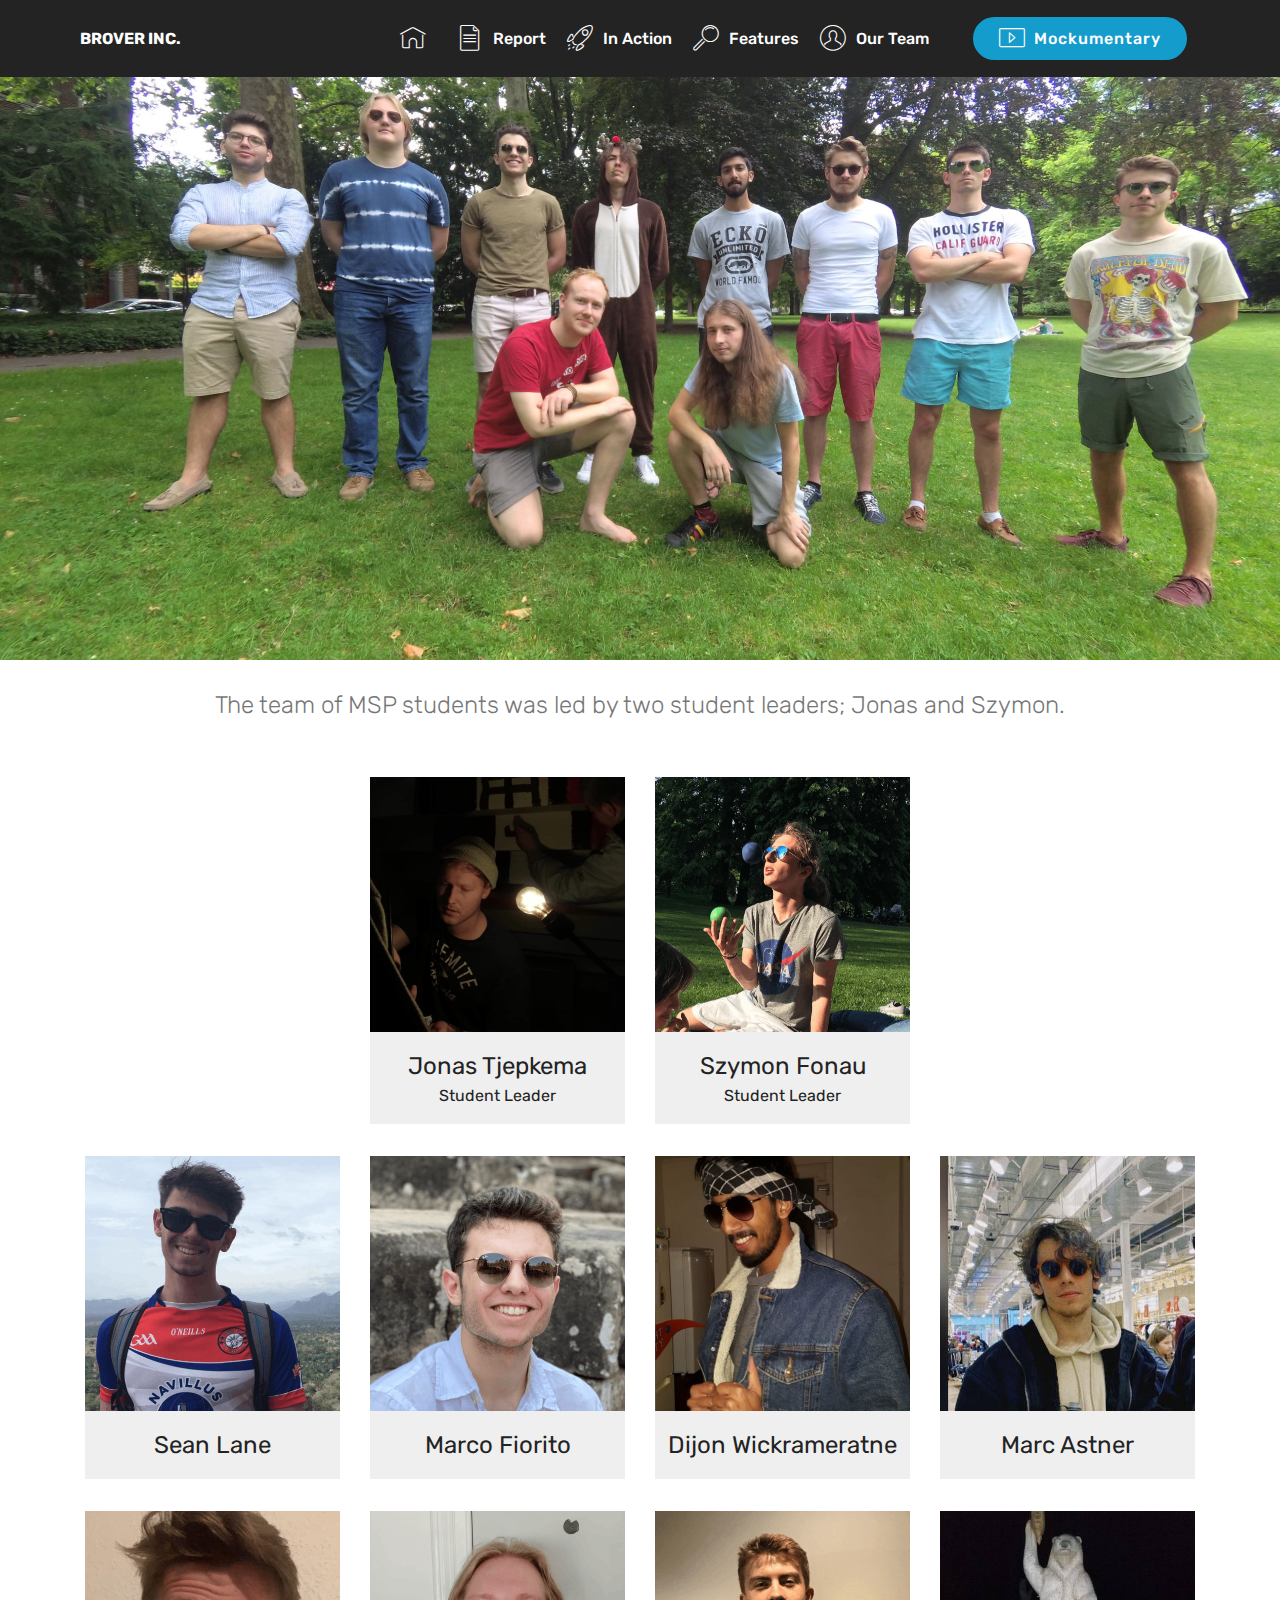
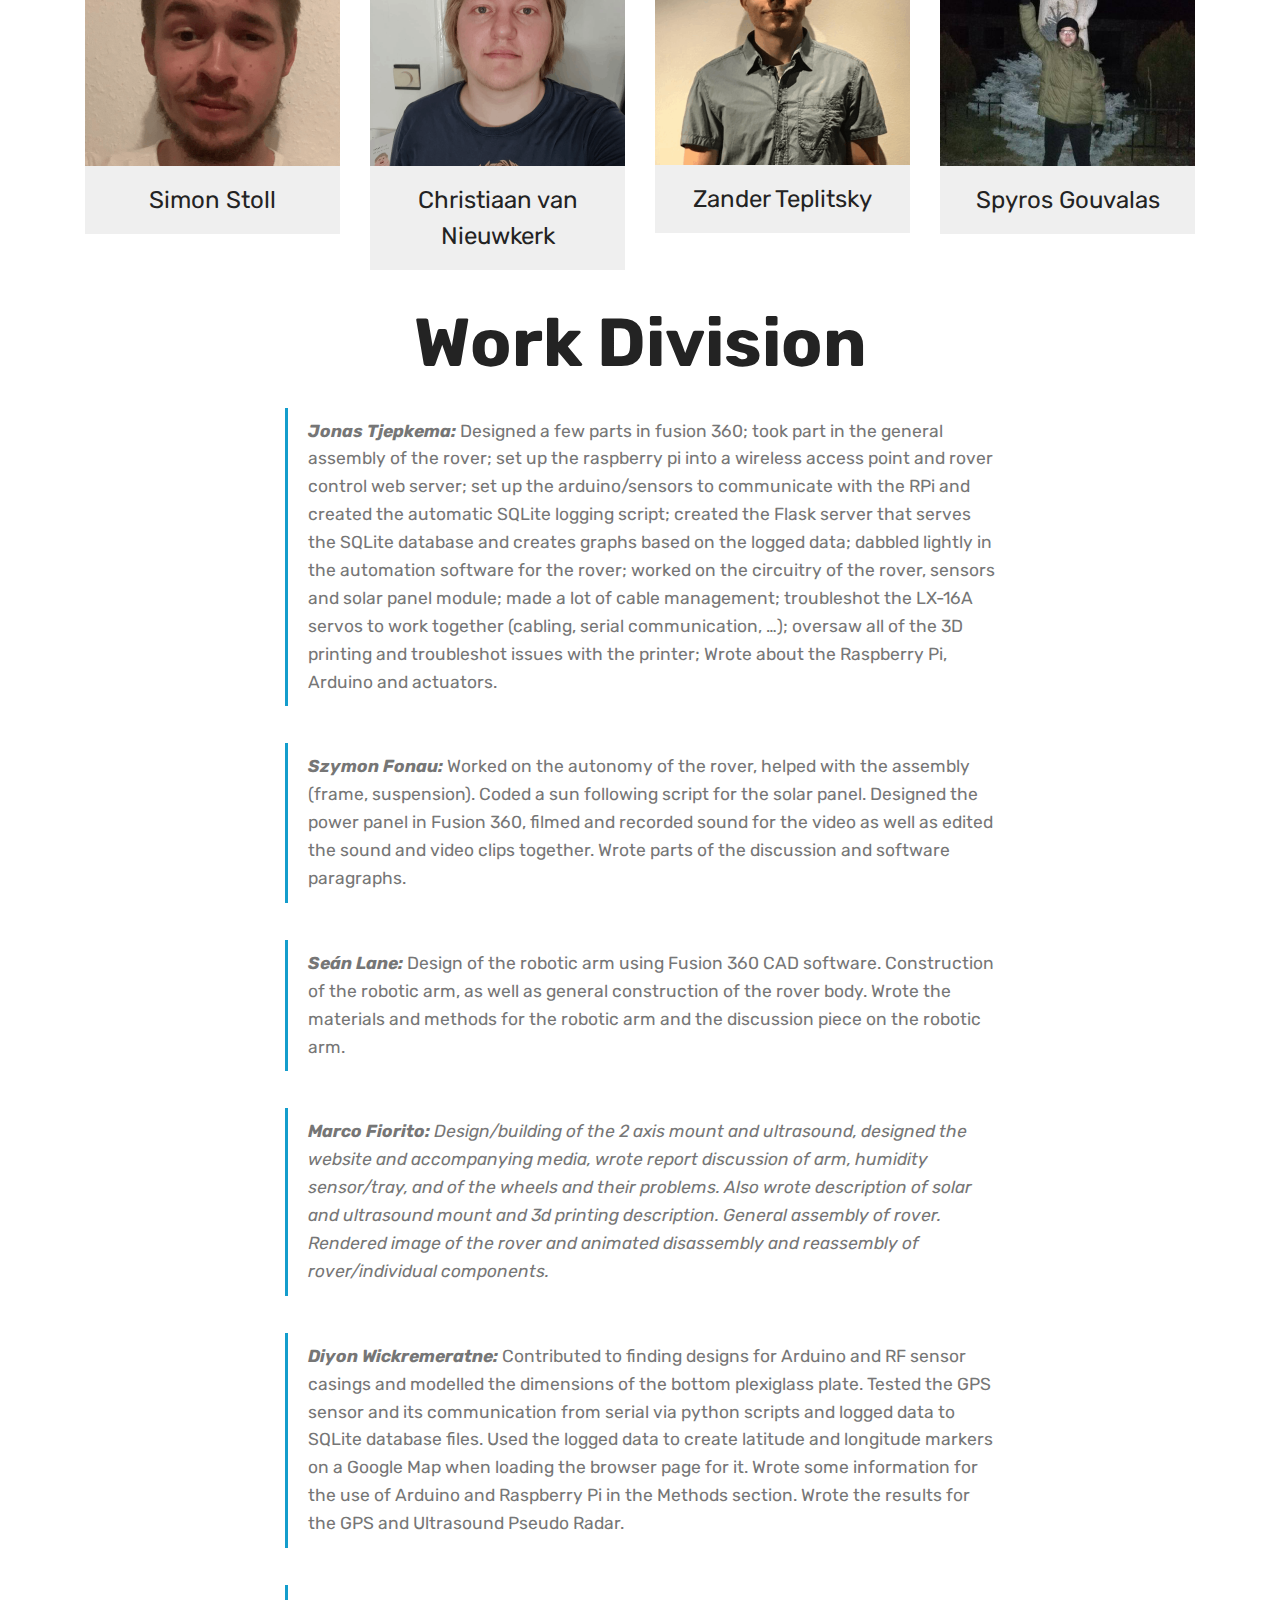
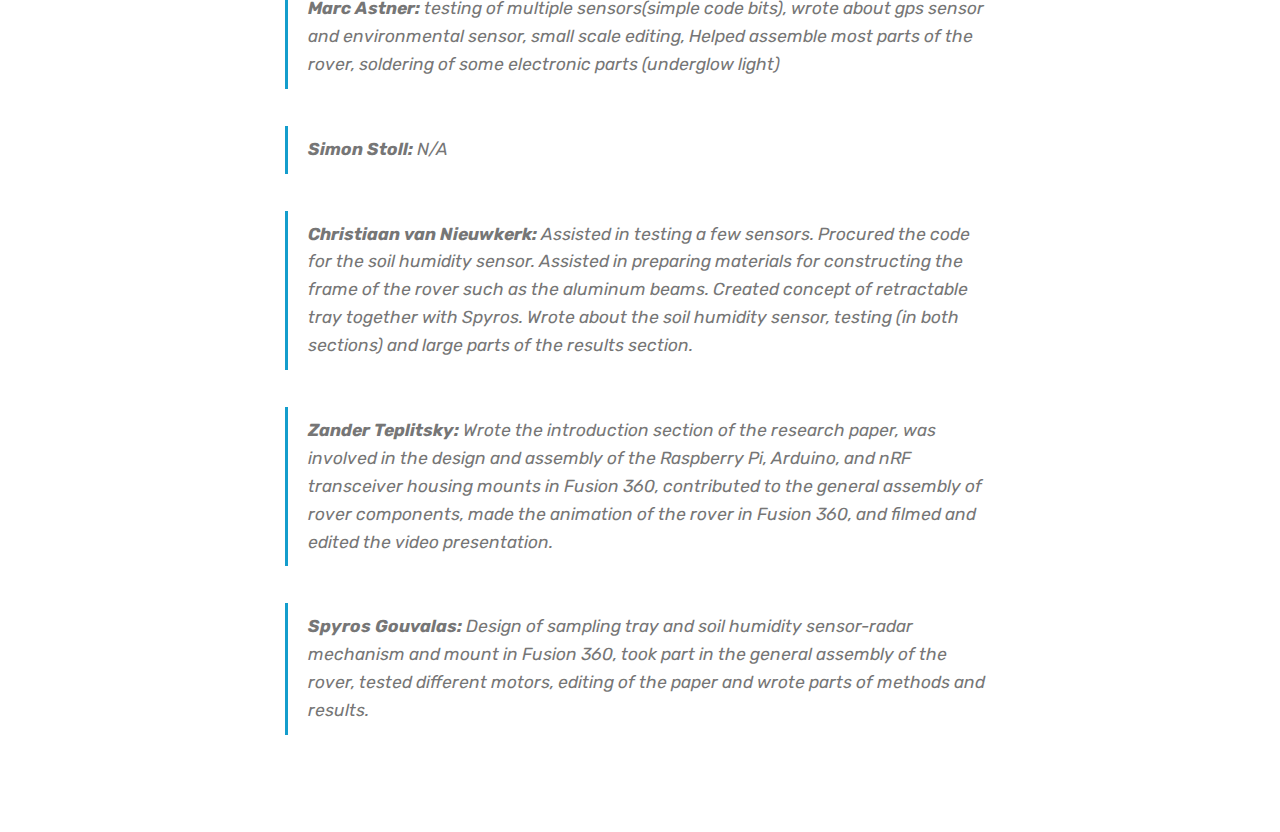
<file: page2.html>
<!DOCTYPE html>
<html  >
<head>
  <!-- Site made with Mobirise Website Builder v4.12.4, https://mobirise.com -->
  <meta charset="UTF-8">
  <meta http-equiv="X-UA-Compatible" content="IE=edge">
  <meta name="generator" content="Mobirise v4.12.4, mobirise.com">
  <meta name="viewport" content="width=device-width, initial-scale=1, minimum-scale=1">
  <link rel="shortcut icon" href="assets/images/logo2.png" type="image/x-icon">
  <meta name="description" content="Web Site Builder Description">
  
  
  <title>The Team</title>
  <link rel="stylesheet" href="assets/web/assets/mobirise-icons/mobirise-icons.css">
  <link rel="stylesheet" href="assets/bootstrap/css/bootstrap.min.css">
  <link rel="stylesheet" href="assets/bootstrap/css/bootstrap-grid.min.css">
  <link rel="stylesheet" href="assets/bootstrap/css/bootstrap-reboot.min.css">
  <link rel="stylesheet" href="assets/tether/tether.min.css">
  <link rel="stylesheet" href="assets/dropdown/css/style.css">
  <link rel="stylesheet" href="assets/socicon/css/styles.css">
  <link rel="stylesheet" href="assets/theme/css/style.css">
  <link rel="preload" as="style" href="assets/mobirise/css/mbr-additional.css"><link rel="stylesheet" href="assets/mobirise/css/mbr-additional.css" type="text/css">
  
  
  
</head>
<body>
  <section class="menu cid-qTkzRZLJNu" once="menu" id="menu1-h">

    

    <nav class="navbar navbar-expand beta-menu navbar-dropdown align-items-center navbar-fixed-top navbar-toggleable-sm">
        <button class="navbar-toggler navbar-toggler-right" type="button" data-toggle="collapse" data-target="#navbarSupportedContent" aria-controls="navbarSupportedContent" aria-expanded="false" aria-label="Toggle navigation">
            <div class="hamburger">
                <span></span>
                <span></span>
                <span></span>
                <span></span>
            </div>
        </button>
        <div class="menu-logo">
            <div class="navbar-brand">
                
                <span class="navbar-caption-wrap"><a class="navbar-caption text-white display-4" href="index.html">
                        BROVER INC.</a></span>
            </div>
        </div>
        <div class="collapse navbar-collapse" id="navbarSupportedContent">
            <ul class="navbar-nav nav-dropdown" data-app-modern-menu="true"><li class="nav-item">
                    <a class="nav-link link text-white display-4" href="https://mobirise.com">
                        </a>
                </li><li class="nav-item"><a class="nav-link link text-white display-4" href="https://mobirise.com">
                        </a></li><li class="nav-item"><a class="nav-link link text-white display-4" href="index.html" aria-expanded="false"><span class="mbri-home mbr-iconfont mbr-iconfont-btn"></span></a></li><li class="nav-item"><a class="nav-link link text-white display-4" href="page1.html" aria-expanded="false"><span class="mbri-file mbr-iconfont mbr-iconfont-btn"></span>Report</a></li><li class="nav-item"><a class="nav-link link text-white display-4" href="page4.html" aria-expanded="false"><span class="mbri-rocket mbr-iconfont mbr-iconfont-btn"></span>In Action</a></li><li class="nav-item"><a class="nav-link link text-white display-4" href="features.html" aria-expanded="false"><span class="mbri-search mbr-iconfont mbr-iconfont-btn"></span>Features</a></li><li class="nav-item"><a class="nav-link link text-white display-4" href="page2.html"><span class="mbri-user mbr-iconfont mbr-iconfont-btn"></span>Our Team</a></li><li class="nav-item"><a class="nav-link link text-white display-4" href="https://mobirise.com">
                        </a></li></ul>
            <div class="navbar-buttons mbr-section-btn"><a class="btn btn-sm btn-primary display-4" href="https://youtu.be/jEeBx70dJPI"><span class="mbri-video mbr-iconfont mbr-iconfont-btn"></span>

                    Mockumentary</a></div>
        </div>
    </nav>
</section>

<section class="engine"><a href="https://mobirise.info/n">simple site templates</a></section><section class="cid-s32QN3xVqM" id="image2-10">

    

    <figure class="mbr-figure">
        <div class="image-block" style="width: 100%;">
            <img src="assets/images/ydxj0181-2530x1304.jpg" alt="Mobirise" title="">
            <figcaption class="mbr-figure-caption mbr-figure-caption-over">
                <div class="pb-5 px-3 mbr-white align-center mbr-fonts-style display-1"></div>
            </figcaption>
        </div>
    </figure>
</section>

<section class="team1 cid-s2EtCkPIIZ" id="team1-q">
    
    
    
    <div class="container align-center">
        
        <h3 class="pb-5 mbr-section-subtitle mbr-fonts-style mbr-light display-5">
            The team of MSP students was led by two student leaders; Jonas and Szymon.</h3>
        <div class="row media-row">
            
        <div class="team-item col-lg-3 col-md-6">
                <div class="item-image">
                    <img src="assets/images/screen-shot-2020-06-26-at-7.56.01-pm-510x510.png" alt="" title="">
                </div>
                <div class="item-caption py-3">
                    <div class="item-name px-2">
                        <p class="mbr-fonts-style display-5">
                           Jonas Tjepkema</p>
                    </div>
                    <div class="item-role px-2">
                        <p>Student Leader<br></p>
                    </div>
                    
                </div>
            </div><div class="team-item col-lg-3 col-md-6">
                <div class="item-image">
                    <img src="assets/images/screen-shot-2020-06-26-at-7.56.23-pm-496x496.png" alt="" title="">
                </div>
                <div class="item-caption py-3">
                    <div class="item-name px-2">
                        <p class="mbr-fonts-style display-5">
                           Szymon Fonau</p>
                    </div>
                    <div class="item-role px-2">
                        <p>Student Leader</p>
                    </div>
                    
                </div>
            </div></div>    
    </div>
</section>

<section class="team1 cid-s2DIwPNqO9" id="team1-i">
    
    
    
    <div class="container align-center">
        
        
        <div class="row media-row">
            
        <div class="team-item col-lg-3 col-md-6">
                <div class="item-image">
                    <img src="assets/images/screen-shot-2020-06-26-at-10.00.35-pm-504x504.png" alt="" title="">
                </div>
                <div class="item-caption py-3">
                    <div class="item-name px-2">
                        <p class="mbr-fonts-style display-5">
                           Sean Lane</p>
                    </div>
                    
                    
                </div>
            </div><div class="team-item col-lg-3 col-md-6">
                <div class="item-image">
                    <img src="assets/images/screen-shot-2020-06-22-at-6.25.10-pm-510x510.png" alt="" title="">
                </div>
                <div class="item-caption py-3">
                    <div class="item-name px-2">
                        <p class="mbr-fonts-style display-5">
                           Marco Fiorito</p>
                    </div>
                    
                    
                </div>
            </div><div class="team-item col-lg-3 col-md-6">
                <div class="item-image">
                    <img src="assets/images/73093326-130693628344035-692487221779874885-n-510x510.jpg" alt="" title="">
                </div>
                <div class="item-caption py-3">
                    <div class="item-name px-2">
                        <p class="mbr-fonts-style display-5">
                           Dijon Wickrameratne</p>
                    </div>
                    
                    
                </div>
            </div><div class="team-item col-lg-3 col-md-6">
                <div class="item-image">
                    <img src="assets/images/69473030-2541841602751203-3235094702887111045-n-443x443.jpg" alt="" title="">
                </div>
                <div class="item-caption py-3">
                    <div class="item-name px-2">
                        <p class="mbr-fonts-style display-5">
                           Marc Astner</p>
                    </div>
                    
                    
                </div>
            </div></div>    
    </div>
</section>

<section class="team1 cid-s2DJIajgK0" id="team1-k">
    
    
    
    <div class="container align-center">
        
        
        <div class="row media-row">
            
        <div class="team-item col-lg-3 col-md-6">
                <div class="item-image">
                    <img src="assets/images/screen-shot-2020-06-23-at-1.39.27-pm-510x510.png" alt="" title="">
                </div>
                <div class="item-caption py-3">
                    <div class="item-name px-2">
                        <p class="mbr-fonts-style display-5">
                           Simon Stoll</p>
                    </div>
                    
                    
                </div>
            </div><div class="team-item col-lg-3 col-md-6">
                <div class="item-image">
                    <img src="assets/images/screen-shot-2020-06-29-at-1.16.12-pm-510x510.png" alt="" title="">
                </div>
                <div class="item-caption py-3">
                    <div class="item-name px-2">
                        <p class="mbr-fonts-style display-5">Christiaan van Nieuwkerk</p>
                    </div>
                    
                    
                </div>
            </div><div class="team-item col-lg-3 col-md-6">
                <div class="item-image">
                    <img src="assets/images/screen-shot-2020-06-26-at-8.29.14-pm-510x508.png" alt="" title="">
                </div>
                <div class="item-caption py-3">
                    <div class="item-name px-2">
                        <p class="mbr-fonts-style display-5">
                           Zander Teplitsky</p>
                    </div>
                    
                    
                </div>
            </div><div class="team-item col-lg-3 col-md-6">
                <div class="item-image">
                    <img src="assets/images/57156695-2302990599990614-2368464688951328768-n-510x510.jpg" alt="" title="">
                </div>
                <div class="item-caption py-3">
                    <div class="item-name px-2">
                        <p class="mbr-fonts-style display-5">
                           Spyros Gouvalas</p>
                    </div>
                    
                    
                </div>
            </div></div>    
    </div>
</section>

<section class="header1 cid-s3o3EYRIgs" id="header16-1c">

    

    

    <div class="container">
        <div class="row justify-content-md-center">
            <div class="col-md-10 align-center">
                <h1 class="mbr-section-title mbr-bold pb-3 mbr-fonts-style display-1">
                    Work Division</h1>
                
                
                
            </div>
        </div>
    </div>

</section>

<section class="mbr-section article content1 cid-s3o2vUZZFm" id="content2-1b">

     

    <div class="container">
        <div class="media-container-row">
            <div class="mbr-text col-12 col-md-8 mbr-fonts-style display-7">
                <blockquote><strong>Jonas Tjepkema: </strong><span style="font-style: normal;">Designed a few parts in fusion 360; took part in the general assembly of the rover; set up the raspberry pi into a wireless access point and rover control web server; set up the arduino/sensors to communicate with the RPi and created the automatic SQLite logging script; created the Flask server that serves the SQLite database and creates graphs based on the logged data; dabbled lightly in the automation software for the rover; worked on the circuitry of the rover, sensors and solar panel module; made a lot of cable management; troubleshot the LX-16A servos to work together (cabling, serial communication, …); oversaw all of the 3D printing and troubleshot issues with the printer; Wrote about the Raspberry Pi, Arduino and actuators.</span></blockquote><blockquote><strong>Szymon Fonau: </strong><span style="font-style: normal;">Worked on the autonomy of the rover, helped with the assembly (frame, suspension). Coded a sun following script for the solar panel. Designed the power panel in Fusion 360, filmed and recorded sound for the video as well as edited the sound and video clips together. Wrote parts of the discussion and software paragraphs.</span></blockquote><blockquote><strong>Seán Lane:</strong><span style="font-style: normal;"> Design of the robotic arm using Fusion 360 CAD software. Construction of the robotic arm, as well as general construction of the rover body. Wrote the materials and methods for the robotic arm and the discussion piece on the robotic arm.&nbsp;</span></blockquote><blockquote><strong>Marco Fiorito:</strong> Design/building of the 2 axis mount and ultrasound, designed the website and accompanying media, wrote report discussion of arm, humidity sensor/tray, and of the wheels and their problems. Also wrote description of solar and ultrasound mount and 3d printing description. General assembly of rover. Rendered image of the rover and animated disassembly and reassembly of rover/individual components.</blockquote><blockquote><strong>Diyon Wickremeratne: </strong><span style="font-style: normal;">Contributed to finding designs for Arduino and RF sensor casings and modelled the dimensions of the bottom plexiglass plate. Tested the GPS sensor and its communication from serial via python scripts and logged data to SQLite database files. Used the logged data to create latitude and longitude markers on a Google Map when loading the browser page for it. Wrote some information for the use of Arduino and Raspberry Pi in the Methods section. Wrote the results for the GPS and Ultrasound Pseudo Radar.</span></blockquote><blockquote><strong>Marc Astner:</strong> testing of multiple sensors(simple code bits), wrote about gps sensor and environmental sensor, small scale editing, Helped assemble most parts of the rover, soldering of some electronic parts (underglow light)</blockquote><blockquote><strong>Simon Stoll:</strong> N/A</blockquote><blockquote><strong>Christiaan van Nieuwkerk:</strong> Assisted in testing a few sensors. Procured the code for the soil humidity sensor. Assisted in preparing materials for constructing the frame of the rover such as the aluminum beams. Created concept of retractable tray together with Spyros. Wrote about the soil humidity sensor, testing (in both sections) and large parts of the results section.</blockquote><blockquote><strong>Zander Teplitsky:</strong> Wrote the introduction section of the research paper, was involved in the design and assembly of the Raspberry Pi, Arduino, and nRF transceiver housing mounts in Fusion 360, contributed to the general assembly of rover components, made the animation of the rover in Fusion 360, and filmed and edited the video presentation.&nbsp;</blockquote><blockquote><strong>Spyros Gouvalas:</strong> Design of sampling tray and soil humidity sensor-radar mechanism and mount in Fusion 360, took part in the general assembly of the rover, tested different motors, editing of the paper and wrote parts of methods and results.</blockquote>
            </div>
        </div>
    </div>
</section>


  <script src="assets/web/assets/jquery/jquery.min.js"></script>
  <script src="assets/popper/popper.min.js"></script>
  <script src="assets/bootstrap/js/bootstrap.min.js"></script>
  <script src="assets/tether/tether.min.js"></script>
  <script src="assets/smoothscroll/smooth-scroll.js"></script>
  <script src="assets/dropdown/js/nav-dropdown.js"></script>
  <script src="assets/dropdown/js/navbar-dropdown.js"></script>
  <script src="assets/touchswipe/jquery.touch-swipe.min.js"></script>
  <script src="assets/theme/js/script.js"></script>
  
  
</body>
</html>
</file>
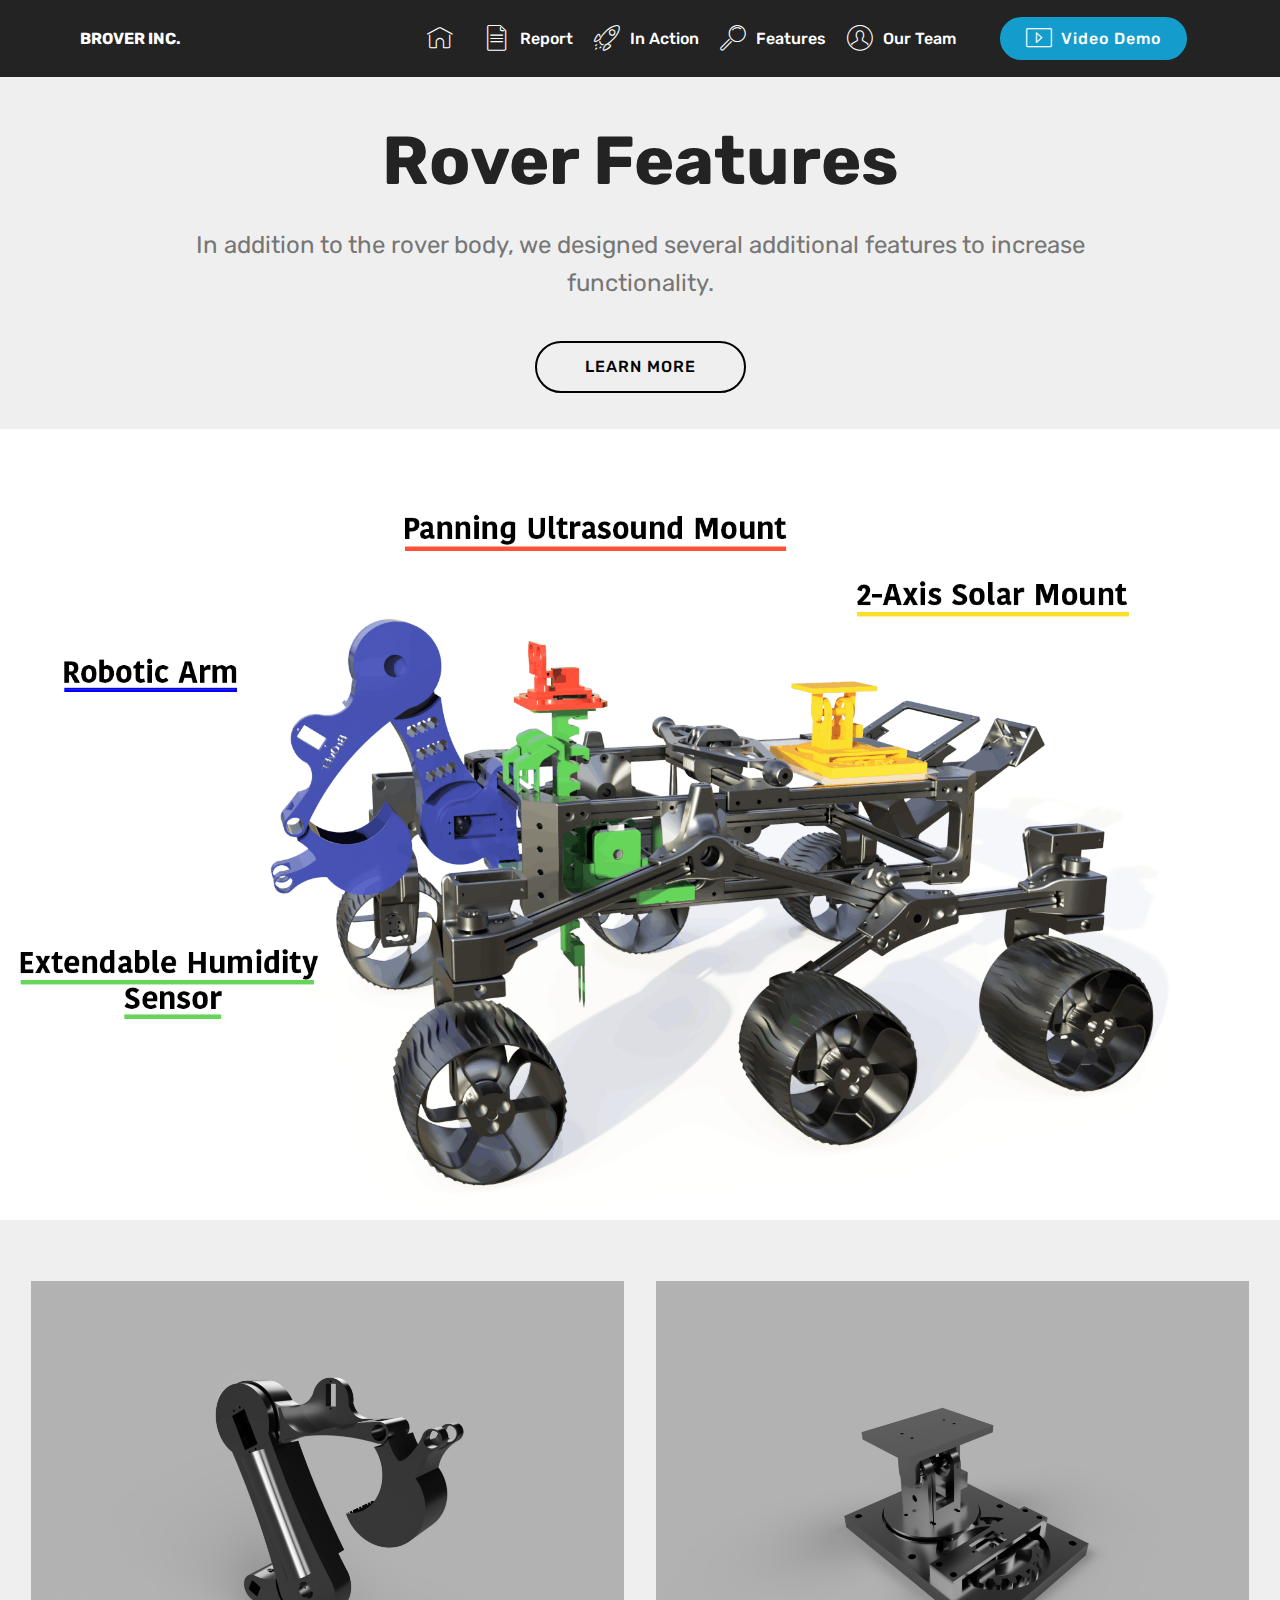
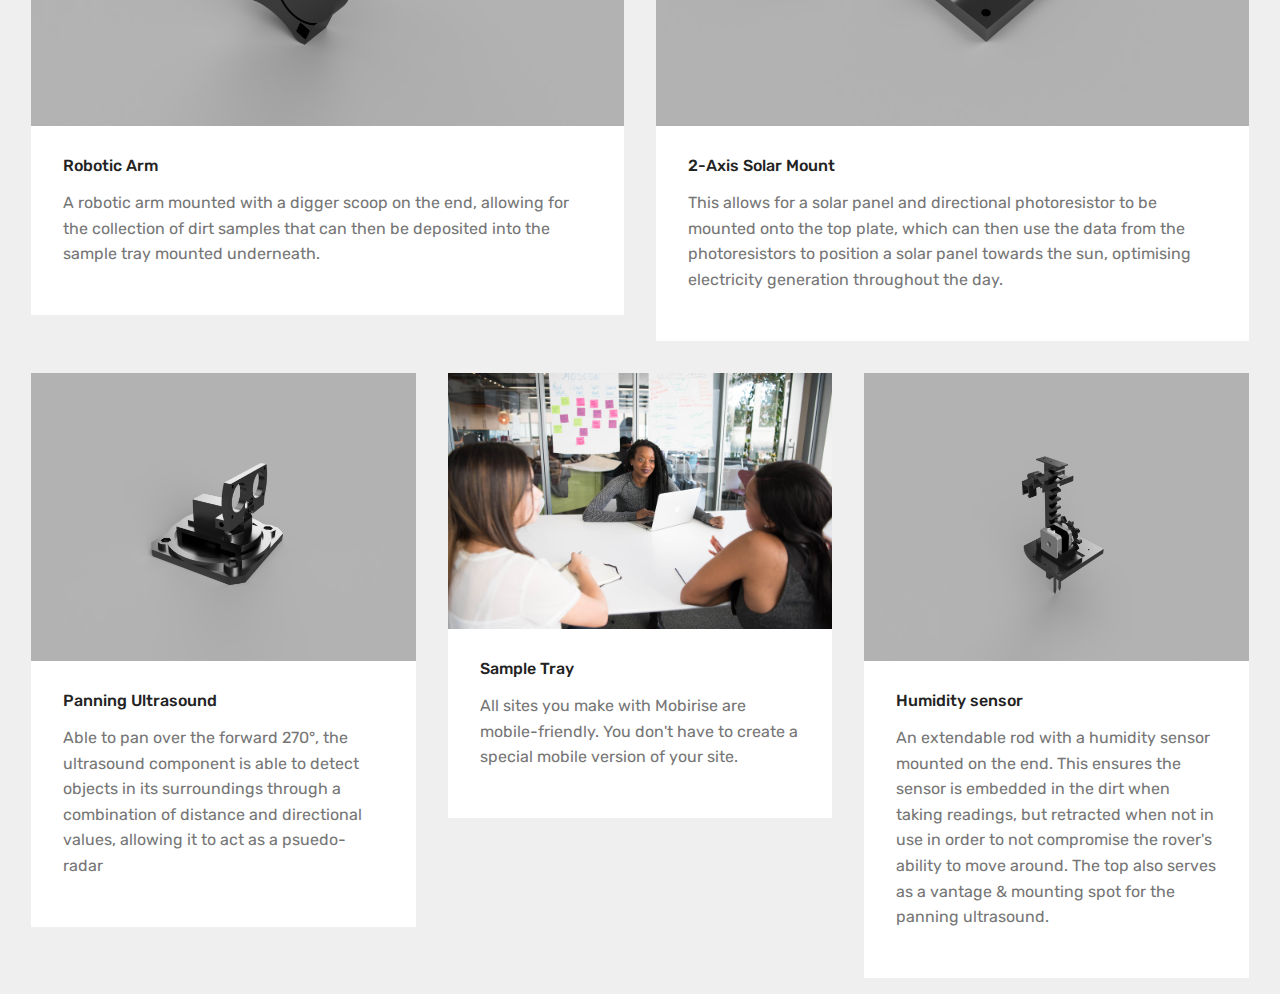
<file: page3.html>
<!DOCTYPE html>
<html  >
<head>
  <!-- Site made with Mobirise Website Builder v4.12.4, https://mobirise.com -->
  <meta charset="UTF-8">
  <meta http-equiv="X-UA-Compatible" content="IE=edge">
  <meta name="generator" content="Mobirise v4.12.4, mobirise.com">
  <meta name="viewport" content="width=device-width, initial-scale=1, minimum-scale=1">
  <link rel="shortcut icon" href="assets/images/logo2.png" type="image/x-icon">
  <meta name="description" content="Web Builder Description">
  
  
  <title>Features</title>
  <link rel="stylesheet" href="assets/web/assets/mobirise-icons/mobirise-icons.css">
  <link rel="stylesheet" href="assets/bootstrap/css/bootstrap.min.css">
  <link rel="stylesheet" href="assets/bootstrap/css/bootstrap-grid.min.css">
  <link rel="stylesheet" href="assets/bootstrap/css/bootstrap-reboot.min.css">
  <link rel="stylesheet" href="assets/tether/tether.min.css">
  <link rel="stylesheet" href="assets/dropdown/css/style.css">
  <link rel="stylesheet" href="assets/theme/css/style.css">
  <link rel="preload" as="style" href="assets/mobirise/css/mbr-additional.css"><link rel="stylesheet" href="assets/mobirise/css/mbr-additional.css" type="text/css">
  
  
  
</head>
<body>
  <section class="menu cid-qTkzRZLJNu" once="menu" id="menu1-n">

    

    <nav class="navbar navbar-expand beta-menu navbar-dropdown align-items-center navbar-fixed-top navbar-toggleable-sm">
        <button class="navbar-toggler navbar-toggler-right" type="button" data-toggle="collapse" data-target="#navbarSupportedContent" aria-controls="navbarSupportedContent" aria-expanded="false" aria-label="Toggle navigation">
            <div class="hamburger">
                <span></span>
                <span></span>
                <span></span>
                <span></span>
            </div>
        </button>
        <div class="menu-logo">
            <div class="navbar-brand">
                
                <span class="navbar-caption-wrap"><a class="navbar-caption text-white display-4" href="index.html">
                        BROVER INC.</a></span>
            </div>
        </div>
        <div class="collapse navbar-collapse" id="navbarSupportedContent">
            <ul class="navbar-nav nav-dropdown" data-app-modern-menu="true"><li class="nav-item">
                    <a class="nav-link link text-white display-4" href="https://mobirise.com">
                        </a>
                </li><li class="nav-item"><a class="nav-link link text-white display-4" href="https://mobirise.com">
                        </a></li><li class="nav-item"><a class="nav-link link text-white display-4" href="index.html" aria-expanded="false"><span class="mbri-home mbr-iconfont mbr-iconfont-btn"></span></a></li><li class="nav-item"><a class="nav-link link text-white display-4" href="page1.html" aria-expanded="false"><span class="mbri-file mbr-iconfont mbr-iconfont-btn"></span>Report</a></li><li class="nav-item"><a class="nav-link link text-white display-4" href="page4.html" aria-expanded="false"><span class="mbri-rocket mbr-iconfont mbr-iconfont-btn"></span>In Action</a></li><li class="nav-item"><a class="nav-link link text-white display-4" href="page3.html" aria-expanded="false"><span class="mbri-search mbr-iconfont mbr-iconfont-btn"></span>Features</a></li><li class="nav-item"><a class="nav-link link text-white display-4" href="page2.html"><span class="mbri-user mbr-iconfont mbr-iconfont-btn"></span>Our Team</a></li><li class="nav-item"><a class="nav-link link text-white display-4" href="https://mobirise.com">
                        </a></li></ul>
            <div class="navbar-buttons mbr-section-btn"><a class="btn btn-sm btn-primary display-4" href="https://mobirise.com"><span class="mbri-video mbr-iconfont mbr-iconfont-btn"></span>
                    
                    Video Demo</a></div>
        </div>
    </nav>
</section>

<section class="engine"><a href="https://mobirise.info/c">website builder</a></section><section class="header1 cid-s2E1FJIFq1" id="header16-o">

    

    

    <div class="container">
        <div class="row justify-content-md-center">
            <div class="col-md-10 align-center">
                <h1 class="mbr-section-title mbr-bold pb-3 mbr-fonts-style display-1">
                    Rover Features</h1>
                
                <p class="mbr-text pb-3 mbr-fonts-style display-5">
                    In addition to the rover body, we designed several additional features to increase functionality.</p>
                <div class="mbr-section-btn"><a class="btn btn-md btn-black-outline display-4" href="page3.html#features17-u">LEARN MORE</a></div>
            </div>
        </div>
    </div>

</section>

<section class="cid-s2E1GHO1GI" id="image2-p">

    

    <figure class="mbr-figure">
        <div class="image-block" style="width: 100%;">
            <img src="assets/images/white-render-1-copy-2048x1266.png" alt="Mobirise" title="">
            
        </div>
    </figure>
</section>

<section class="features17 cid-s2EvqznBOr" id="features17-u">
    
    

    
    <div class="container-fluid">
        <div class="media-container-row">
            <div class="card p-3 col-12 col-md-6">
                <div class="card-wrapper">
                    <div class="card-img">
                        <img src="assets/images/assembly-2020-jun-22-03-05-00pm-000-customizedview20428002416-png-1172x879.png" alt="Mobirise" title="">
                    </div>
                    <div class="card-box">
                        <h4 class="card-title pb-3 mbr-fonts-style display-7">Robotic Arm</h4>
                        <p class="mbr-text mbr-fonts-style display-7">
                            A robotic arm mounted with a digger scoop on the end, allowing for the collection of dirt samples that can then be deposited into the sample tray mounted underneath.&nbsp;</p>
                    </div>
                </div>
            </div>

            <div class="card p-3 col-12 col-md-6">
                <div class="card-wrapper">
                    <div class="card-img">
                        <img src="assets/images/2-axis-ultrasound-mount-alternative-2020-jun-22-03-10-50pm-000-customizedview364675981-png-1172x879.png" alt="Mobirise" title="">
                    </div>
                    <div class="card-box">
                        <h4 class="card-title pb-3 mbr-fonts-style display-7">
                            2-Axis Solar Mount</h4>
                        <p class="mbr-text mbr-fonts-style display-7">
                            This allows for a solar panel and directional photoresistor to be mounted onto the top plate, which can then use the data from the photoresistors to position a solar panel towards the sun, optimising electricity generation throughout the day.</p>
                    </div>
                </div>
            </div>

            

            
            
            
        </div>
    </div>
</section>

<section class="features17 cid-s2Euzixf7C" id="features17-r">
    
    

    
    <div class="container-fluid">
        <div class="media-container-row">
            <div class="card p-3 col-12 col-md-6 col-lg-4">
                <div class="card-wrapper">
                    <div class="card-img">
                        <img src="assets/images/single-axis-mount-2020-jun-22-03-18-49pm-000-customizedview30529642915-png-760x570.png" alt="Mobirise" title="">
                    </div>
                    <div class="card-box">
                        <h4 class="card-title pb-3 mbr-fonts-style display-7">
                            Panning Ultrasound</h4>
                        <p class="mbr-text mbr-fonts-style display-7">Able to pan over the forward 270°, the ultrasound component is able to detect objects in its surroundings through a combination of distance and directional values, allowing it to act as a psuedo-radar</p>
                    </div>
                </div>
            </div>

            <div class="card p-3 col-12 col-md-6 col-lg-4">
                <div class="card-wrapper">
                    <div class="card-img">
                        <img src="assets/images/background2.jpg" alt="Mobirise">
                    </div>
                    <div class="card-box">
                        <h4 class="card-title pb-3 mbr-fonts-style display-7">
                            Sample Tray</h4>
                        <p class="mbr-text mbr-fonts-style display-7">
                            All sites you make with Mobirise are mobile-friendly. You don't have to create a special mobile version of your site.
                        </p>
                    </div>
                </div>
            </div>

            <div class="card p-3 col-12 col-md-6 col-lg-4">
                <div class="card-wrapper">
                    <div class="card-img">
                        <img src="assets/images/radar-humidity-sensor-with-corrected-gear-2020-jun-22-03-23-32pm-000-customizedview1042665837-png-760x570.png" alt="Mobirise" title="">
                    </div>
                    <div class="card-box">
                        <h4 class="card-title pb-3 mbr-fonts-style display-7">
                            Humidity sensor</h4>
                        <p class="mbr-text mbr-fonts-style display-7">
                            An extendable rod with a humidity sensor mounted on the end. This ensures the sensor is embedded in the dirt when taking readings, but retracted when not in use in order to not compromise the rover's ability to move around. The top also serves as a vantage &amp; mounting spot for the panning ultrasound.</p>
                    </div>
                </div>
            </div>

            
            
            
        </div>
    </div>
</section>


  <script src="assets/web/assets/jquery/jquery.min.js"></script>
  <script src="assets/popper/popper.min.js"></script>
  <script src="assets/bootstrap/js/bootstrap.min.js"></script>
  <script src="assets/tether/tether.min.js"></script>
  <script src="assets/smoothscroll/smooth-scroll.js"></script>
  <script src="assets/dropdown/js/nav-dropdown.js"></script>
  <script src="assets/dropdown/js/navbar-dropdown.js"></script>
  <script src="assets/touchswipe/jquery.touch-swipe.min.js"></script>
  <script src="assets/theme/js/script.js"></script>
  
  
</body>
</html>
</file>
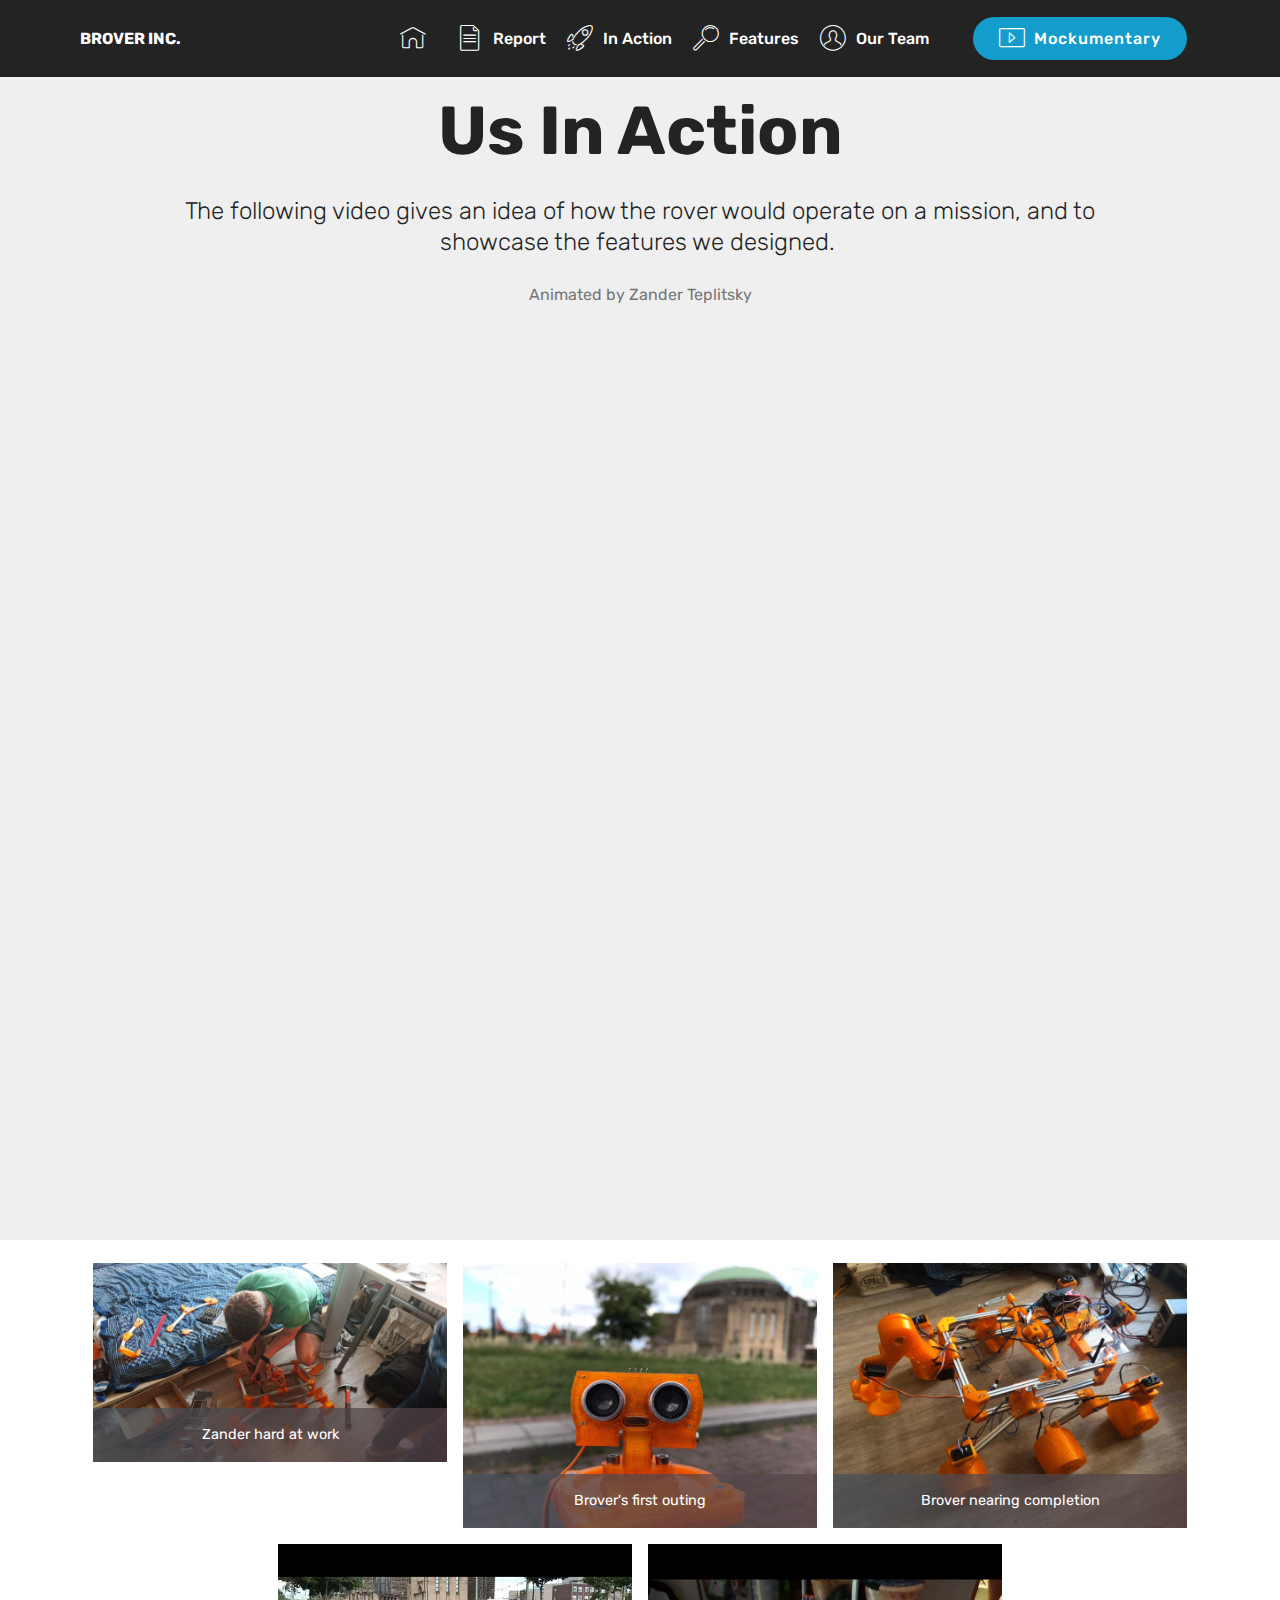
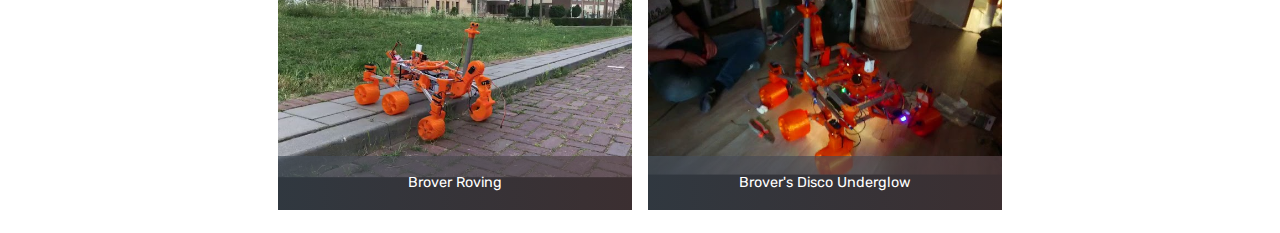
<file: page4.html>
<!DOCTYPE html>
<html  >
<head>
  <!-- Site made with Mobirise Website Builder v4.12.4, https://mobirise.com -->
  <meta charset="UTF-8">
  <meta http-equiv="X-UA-Compatible" content="IE=edge">
  <meta name="generator" content="Mobirise v4.12.4, mobirise.com">
  <meta name="viewport" content="width=device-width, initial-scale=1, minimum-scale=1">
  <link rel="shortcut icon" href="assets/images/logo2.png" type="image/x-icon">
  <meta name="description" content="Web Creator Description">
  
  
  <title>In Action</title>
  <link rel="stylesheet" href="assets/web/assets/mobirise-icons/mobirise-icons.css">
  <link rel="stylesheet" href="assets/bootstrap/css/bootstrap.min.css">
  <link rel="stylesheet" href="assets/bootstrap/css/bootstrap-grid.min.css">
  <link rel="stylesheet" href="assets/bootstrap/css/bootstrap-reboot.min.css">
  <link rel="stylesheet" href="assets/dropdown/css/style.css">
  <link rel="stylesheet" href="assets/tether/tether.min.css">
  <link rel="stylesheet" href="assets/theme/css/style.css">
  <link rel="stylesheet" href="assets/gallery/style.css">
  <link rel="preload" as="style" href="assets/mobirise/css/mbr-additional.css"><link rel="stylesheet" href="assets/mobirise/css/mbr-additional.css" type="text/css">
  
  
  
</head>
<body>
  <section class="menu cid-qTkzRZLJNu" once="menu" id="menu1-11">

    

    <nav class="navbar navbar-expand beta-menu navbar-dropdown align-items-center navbar-fixed-top navbar-toggleable-sm">
        <button class="navbar-toggler navbar-toggler-right" type="button" data-toggle="collapse" data-target="#navbarSupportedContent" aria-controls="navbarSupportedContent" aria-expanded="false" aria-label="Toggle navigation">
            <div class="hamburger">
                <span></span>
                <span></span>
                <span></span>
                <span></span>
            </div>
        </button>
        <div class="menu-logo">
            <div class="navbar-brand">
                
                <span class="navbar-caption-wrap"><a class="navbar-caption text-white display-4" href="index.html">
                        BROVER INC.</a></span>
            </div>
        </div>
        <div class="collapse navbar-collapse" id="navbarSupportedContent">
            <ul class="navbar-nav nav-dropdown" data-app-modern-menu="true"><li class="nav-item">
                    <a class="nav-link link text-white display-4" href="https://mobirise.com">
                        </a>
                </li><li class="nav-item"><a class="nav-link link text-white display-4" href="https://mobirise.com">
                        </a></li><li class="nav-item"><a class="nav-link link text-white display-4" href="index.html" aria-expanded="false"><span class="mbri-home mbr-iconfont mbr-iconfont-btn"></span></a></li><li class="nav-item"><a class="nav-link link text-white display-4" href="page1.html" aria-expanded="false"><span class="mbri-file mbr-iconfont mbr-iconfont-btn"></span>Report</a></li><li class="nav-item"><a class="nav-link link text-white display-4" href="page4.html" aria-expanded="false"><span class="mbri-rocket mbr-iconfont mbr-iconfont-btn"></span>In Action</a></li><li class="nav-item"><a class="nav-link link text-white display-4" href="features.html" aria-expanded="false"><span class="mbri-search mbr-iconfont mbr-iconfont-btn"></span>Features</a></li><li class="nav-item"><a class="nav-link link text-white display-4" href="page2.html"><span class="mbri-user mbr-iconfont mbr-iconfont-btn"></span>Our Team</a></li><li class="nav-item"><a class="nav-link link text-white display-4" href="https://mobirise.com">
                        </a></li></ul>
            <div class="navbar-buttons mbr-section-btn"><a class="btn btn-sm btn-primary display-4" href="https://youtu.be/jEeBx70dJPI"><span class="mbri-video mbr-iconfont mbr-iconfont-btn"></span>

                    Mockumentary</a></div>
        </div>
    </nav>
</section>

<section class="engine"><a href="https://mobirise.info/l">free website templates</a></section><section class="header1 cid-s333Y8DFTE" id="header16-15">

    

    

    <div class="container">
        <div class="row justify-content-md-center">
            <div class="col-md-10 align-center">
                <h1 class="mbr-section-title mbr-bold pb-3 mbr-fonts-style display-1">Us In Action</h1>
                <h3 class="mbr-section-subtitle mbr-light pb-3 mbr-fonts-style display-5">The following video gives an idea of how the rover would operate on a mission, and to showcase the features we designed.&nbsp;</h3>
                <p class="mbr-text pb-3 mbr-fonts-style display-7">Animated by&nbsp;Zander Teplitsky<br>
                </p>
                
            </div>
        </div>
    </div>

</section>

<section class="header6 cid-s332xnYExF mbr-fullscreen" data-bg-video="https://youtu.be/_GXNi8k_S9Q" id="header6-14">

    

    <div class="mbr-overlay" style="opacity: 0; background-color: rgb(70, 80, 82);">
    </div>

    <div class="container">
        <div class="row justify-content-md-center">
            <div class="mbr-white col-md-10">
                
                
                
            </div>
        </div>
    </div>

    
</section>

<section class="mbr-gallery mbr-slider-carousel cid-s3iAKLTEvk" id="gallery4-19">

    

    <div class="container">
        <div><!-- Gallery --><div class="gallery-row"><div class="mbr-gallery-layout-default"><div><div class="row-first row justify-content-center m-0"><div class="mbr-gallery-item col-lg-4 col-md-4 col-sm-12 p-2" data-video-url="false"><div href="#lb-gallery4-19" data-slide-to="0" data-toggle="modal"><img src="assets/images/whatsapp-image-2020-06-18-at-18.16.16-2000x1125-800x450.jpg" alt="" title=""><span class="icon-focus"></span><span class="mbr-gallery-title mbr-fonts-style display-7">Zander hard at work</span></div></div><div class="mbr-gallery-item col-lg-4 col-md-4 col-sm-12 p-2" data-video-url="false"><div href="#lb-gallery4-19" data-slide-to="1" data-toggle="modal"><img src="assets/images/71f26799-833d-4c4f-81e4-07bcf592b78a-1600x1200-800x600.jpg" alt="" title=""><span class="icon-focus"></span><span class="mbr-gallery-title mbr-fonts-style display-7">Brover's first outing</span></div></div><div class="mbr-gallery-item col-lg-4 col-md-4 col-sm-12 p-2" data-video-url="false"><div href="#lb-gallery4-19" data-slide-to="2" data-toggle="modal"><img src="assets/images/whatsapp-image-2020-06-28-at-19.33.52-1024x768-800x600.jpg" alt="" title=""><span class="icon-focus"></span><span class="mbr-gallery-title mbr-fonts-style display-7">Brover nearing completion</span></div></div></div><div class="row-second row justify-content-center m-0"><div class="mbr-gallery-item col-lg-4 col-md-4 col-sm-12 p-2 video-slide" data-video-url="https://youtu.be/9yJi2f1FKRQ"><div href="#lb-gallery4-19" data-slide-to="3" data-toggle="modal"><div></div><img alt="" src="assets/images/mobirise2020529-131212020-5-2-9-52-14.jpg"><span class="icon-video"></span><span class="mbr-gallery-title mbr-fonts-style display-7">Brover Roving</span></div></div><div class="mbr-gallery-item col-lg-4 col-md-4 col-sm-12 p-2 video-slide" data-video-url="https://youtu.be/4pWchcZ2qXU"><div href="#lb-gallery4-19" data-slide-to="4" data-toggle="modal"><div></div><img alt="" src="assets/images/mobirise2020529-131212020-5-2-9-54-42.jpg"><span class="icon-video"></span><span class="mbr-gallery-title mbr-fonts-style display-7">Brover's Disco Underglow</span></div></div></div></div><div class="clearfix"></div></div></div><!-- Lightbox --><div data-app-prevent-settings="" class="mbr-slider modal fade carousel slide" tabindex="-1" data-keyboard="true" data-interval="false" id="lb-gallery4-19"><div class="modal-dialog"><div class="modal-content"><div class="modal-body"><div class="carousel-inner"><div class="carousel-item"><img src="assets/images/whatsapp-image-2020-06-18-at-18.16.16-2000x1125.jpg" alt="" title=""></div><div class="carousel-item"><img src="assets/images/71f26799-833d-4c4f-81e4-07bcf592b78a-1600x1200.jpg" alt="" title=""></div><div class="carousel-item"><img src="assets/images/whatsapp-image-2020-06-28-at-19.33.52-1024x768.jpg" alt="" title=""></div><div class="carousel-item video-container"><img src="assets/images/background4.jpg" alt="" title=""></div><div class="carousel-item active video-container"><img src="assets/images/background5.jpg" alt="" title=""></div></div><a class="carousel-control carousel-control-prev" role="button" data-slide="prev" href="#lb-gallery4-19"><span class="mbri-left mbr-iconfont" aria-hidden="true"></span><span class="sr-only">Previous</span></a><a class="carousel-control carousel-control-next" role="button" data-slide="next" href="#lb-gallery4-19"><span class="mbri-right mbr-iconfont" aria-hidden="true"></span><span class="sr-only">Next</span></a><a class="close" href="#" role="button" data-dismiss="modal"><span class="sr-only">Close</span></a></div></div></div></div></div>
    </div>

</section>


  <script src="assets/web/assets/jquery/jquery.min.js"></script>
  <script src="assets/popper/popper.min.js"></script>
  <script src="assets/bootstrap/js/bootstrap.min.js"></script>
  <script src="assets/vimeoplayer/jquery.mb.vimeo_player.js"></script>
  <script src="assets/smoothscroll/smooth-scroll.js"></script>
  <script src="assets/dropdown/js/nav-dropdown.js"></script>
  <script src="assets/dropdown/js/navbar-dropdown.js"></script>
  <script src="assets/tether/tether.min.js"></script>
  <script src="assets/ytplayer/jquery.mb.ytplayer.min.js"></script>
  <script src="assets/bootstrapcarouselswipe/bootstrap-carousel-swipe.js"></script>
  <script src="assets/masonry/masonry.pkgd.min.js"></script>
  <script src="assets/imagesloaded/imagesloaded.pkgd.min.js"></script>
  <script src="assets/touchswipe/jquery.touch-swipe.min.js"></script>
  <script src="assets/theme/js/script.js"></script>
  <script src="assets/gallery/player.min.js"></script>
  <script src="assets/gallery/script.js"></script>
  <script src="assets/slidervideo/script.js"></script>
  
  
</body>
</html>
</file>
<file: assets/web/assets/mobirise-icons/mobirise-icons.css>
@font-face {
  font-family: 'MobiriseIcons';
  src:  url('mobirise-icons.eot?spat4u');
  src:  url('mobirise-icons.eot?spat4u#iefix') format('embedded-opentype'),
    url('mobirise-icons.ttf?spat4u') format('truetype'),
    url('mobirise-icons.woff?spat4u') format('woff'),
    url('mobirise-icons.svg?spat4u#MobiriseIcons') format('svg');
  font-weight: normal;
  font-style: normal;
  font-display: swap;
}

[class^="mbri-"], [class*=" mbri-"] {
  /* use !important to prevent issues with browser extensions that change fonts */
  font-family: MobiriseIcons !important;
  speak: none;
  font-style: normal;
  font-weight: normal;
  font-variant: normal;
  text-transform: none;
  line-height: 1;

  /* Better Font Rendering =========== */
  -webkit-font-smoothing: antialiased;
  -moz-osx-font-smoothing: grayscale;
}

.mbri-add-submenu:before {
  content: "\e900";
}
.mbri-alert:before {
  content: "\e901";
}
.mbri-align-center:before {
  content: "\e902";
}
.mbri-align-justify:before {
  content: "\e903";
}
.mbri-align-left:before {
  content: "\e904";
}
.mbri-align-right:before {
  content: "\e905";
}
.mbri-android:before {
  content: "\e906";
}
.mbri-apple:before {
  content: "\e907";
}
.mbri-arrow-down:before {
  content: "\e908";
}
.mbri-arrow-next:before {
  content: "\e909";
}
.mbri-arrow-prev:before {
  content: "\e90a";
}
.mbri-arrow-up:before {
  content: "\e90b";
}
.mbri-bold:before {
  content: "\e90c";
}
.mbri-bookmark:before {
  content: "\e90d";
}
.mbri-bootstrap:before {
  content: "\e90e";
}
.mbri-briefcase:before {
  content: "\e90f";
}
.mbri-browse:before {
  content: "\e910";
}
.mbri-bulleted-list:before {
  content: "\e911";
}
.mbri-calendar:before {
  content: "\e912";
}
.mbri-camera:before {
  content: "\e913";
}
.mbri-cart-add:before {
  content: "\e914";
}
.mbri-cart-full:before {
  content: "\e915";
}
.mbri-cash:before {
  content: "\e916";
}
.mbri-change-style:before {
  content: "\e917";
}
.mbri-chat:before {
  content: "\e918";
}
.mbri-clock:before {
  content: "\e919";
}
.mbri-close:before {
  content: "\e91a";
}
.mbri-cloud:before {
  content: "\e91b";
}
.mbri-code:before {
  content: "\e91c";
}
.mbri-contact-form:before {
  content: "\e91d";
}
.mbri-credit-card:before {
  content: "\e91e";
}
.mbri-cursor-click:before {
  content: "\e91f";
}
.mbri-cust-feedback:before {
  content: "\e920";
}
.mbri-database:before {
  content: "\e921";
}
.mbri-delivery:before {
  content: "\e922";
}
.mbri-desktop:before {
  content: "\e923";
}
.mbri-devices:before {
  content: "\e924";
}
.mbri-down:before {
  content: "\e925";
}
.mbri-download:before {
  content: "\e989";
}
.mbri-drag-n-drop:before {
  content: "\e927";
}
.mbri-drag-n-drop2:before {
  content: "\e928";
}
.mbri-edit:before {
  content: "\e929";
}
.mbri-edit2:before {
  content: "\e92a";
}
.mbri-error:before {
  content: "\e92b";
}
.mbri-extension:before {
  content: "\e92c";
}
.mbri-features:before {
  content: "\e92d";
}
.mbri-file:before {
  content: "\e92e";
}
.mbri-flag:before {
  content: "\e92f";
}
.mbri-folder:before {
  content: "\e930";
}
.mbri-gift:before {
  content: "\e931";
}
.mbri-github:before {
  content: "\e932";
}
.mbri-globe:before {
  content: "\e933";
}
.mbri-globe-2:before {
  content: "\e934";
}
.mbri-growing-chart:before {
  content: "\e935";
}
.mbri-hearth:before {
  content: "\e936";
}
.mbri-help:before {
  content: "\e937";
}
.mbri-home:before {
  content: "\e938";
}
.mbri-hot-cup:before {
  content: "\e939";
}
.mbri-idea:before {
  content: "\e93a";
}
.mbri-image-gallery:before {
  content: "\e93b";
}
.mbri-image-slider:before {
  content: "\e93c";
}
.mbri-info:before {
  content: "\e93d";
}
.mbri-italic:before {
  content: "\e93e";
}
.mbri-key:before {
  content: "\e93f";
}
.mbri-laptop:before {
  content: "\e940";
}
.mbri-layers:before {
  content: "\e941";
}
.mbri-left-right:before {
  content: "\e942";
}
.mbri-left:before {
  content: "\e943";
}
.mbri-letter:before {
  content: "\e944";
}
.mbri-like:before {
  content: "\e945";
}
.mbri-link:before {
  content: "\e946";
}
.mbri-lock:before {
  content: "\e947";
}
.mbri-login:before {
  content: "\e948";
}
.mbri-logout:before {
  content: "\e949";
}
.mbri-magic-stick:before {
  content: "\e94a";
}
.mbri-map-pin:before {
  content: "\e94b";
}
.mbri-menu:before {
  content: "\e94c";
}
.mbri-mobile:before {
  content: "\e94d";
}
.mbri-mobile2:before {
  content: "\e94e";
}
.mbri-mobirise:before {
  content: "\e94f";
}
.mbri-more-horizontal:before {
  content: "\e950";
}
.mbri-more-vertical:before {
  content: "\e951";
}
.mbri-music:before {
  content: "\e952";
}
.mbri-new-file:before {
  content: "\e953";
}
.mbri-numbered-list:before {
  content: "\e954";
}
.mbri-opened-folder:before {
  content: "\e955";
}
.mbri-pages:before {
  content: "\e956";
}
.mbri-paper-plane:before {
  content: "\e957";
}
.mbri-paperclip:before {
  content: "\e958";
}
.mbri-photo:before {
  content: "\e959";
}
.mbri-photos:before {
  content: "\e95a";
}
.mbri-pin:before {
  content: "\e95b";
}
.mbri-play:before {
  content: "\e95c";
}
.mbri-plus:before {
  content: "\e95d";
}
.mbri-preview:before {
  content: "\e95e";
}
.mbri-print:before {
  content: "\e95f";
}
.mbri-protect:before {
  content: "\e960";
}
.mbri-question:before {
  content: "\e961";
}
.mbri-quote-left:before {
  content: "\e962";
}
.mbri-quote-right:before {
  content: "\e963";
}
.mbri-refresh:before {
  content: "\e964";
}
.mbri-responsive:before {
  content: "\e965";
}
.mbri-right:before {
  content: "\e966";
}
.mbri-rocket:before {
  content: "\e967";
}
.mbri-sad-face:before {
  content: "\e968";
}
.mbri-sale:before {
  content: "\e969";
}
.mbri-save:before {
  content: "\e96a";
}
.mbri-search:before {
  content: "\e96b";
}
.mbri-setting:before {
  content: "\e96c";
}
.mbri-setting2:before {
  content: "\e96d";
}
.mbri-setting3:before {
  content: "\e96e";
}
.mbri-share:before {
  content: "\e96f";
}
.mbri-shopping-bag:before {
  content: "\e970";
}
.mbri-shopping-basket:before {
  content: "\e971";
}
.mbri-shopping-cart:before {
  content: "\e972";
}
.mbri-sites:before {
  content: "\e973";
}
.mbri-smile-face:before {
  content: "\e974";
}
.mbri-speed:before {
  content: "\e975";
}
.mbri-star:before {
  content: "\e976";
}
.mbri-success:before {
  content: "\e977";
}
.mbri-sun:before {
  content: "\e978";
}
.mbri-sun2:before {
  content: "\e979";
}
.mbri-tablet:before {
  content: "\e97a";
}
.mbri-tablet-vertical:before {
  content: "\e97b";
}
.mbri-target:before {
  content: "\e97c";
}
.mbri-timer:before {
  content: "\e97d";
}
.mbri-to-ftp:before {
  content: "\e97e";
}
.mbri-to-local-drive:before {
  content: "\e97f";
}
.mbri-touch-swipe:before {
  content: "\e980";
}
.mbri-touch:before {
  content: "\e981";
}
.mbri-trash:before {
  content: "\e982";
}
.mbri-underline:before {
  content: "\e983";
}
.mbri-unlink:before {
  content: "\e984";
}
.mbri-unlock:before {
  content: "\e985";
}
.mbri-up-down:before {
  content: "\e986";
}
.mbri-up:before {
  content: "\e987";
}
.mbri-update:before {
  content: "\e988";
}
.mbri-upload:before {
 content: "\e926"; 
}
.mbri-user:before {
  content: "\e98a";
}
.mbri-user2:before {
  content: "\e98b";
}
.mbri-users:before {
  content: "\e98c";
}
.mbri-video:before {
  content: "\e98d";
}
.mbri-video-play:before {
  content: "\e98e";
}
.mbri-watch:before {
  content: "\e98f";
}
.mbri-website-theme:before {
  content: "\e990";
}
.mbri-wifi:before {
  content: "\e991";
}
.mbri-windows:before {
  content: "\e992";
}
.mbri-zoom-out:before {
  content: "\e993";
}
.mbri-redo:before {
  content: "\e994";
}
.mbri-undo:before {
  content: "\e995";
}
</file>
<file: assets/dropdown/css/style.css>
.navbar-dropdown {
  left: 0;
  padding: 0;
  position: absolute;
  right: 0;
  top: 0;
  transition: all 0.45s ease;
  z-index: 1030;
  background: #282828; }
  .navbar-dropdown .navbar-logo {
    margin-right: 0.8rem;
    transition: margin 0.3s ease-in-out;
    vertical-align: middle; }
    .navbar-dropdown .navbar-logo img {
      height: 3.125rem;
      transition: all 0.3s ease-in-out; }
    .navbar-dropdown .navbar-logo.mbr-iconfont {
      font-size: 3.125rem;
      line-height: 3.125rem; }
  .navbar-dropdown .navbar-caption {
    font-weight: 700;
    white-space: normal;
    vertical-align: -4px;
    line-height: 3.125rem !important; }
    .navbar-dropdown .navbar-caption, .navbar-dropdown .navbar-caption:hover {
      color: inherit;
      text-decoration: none; }
  .navbar-dropdown .mbr-iconfont + .navbar-caption {
    vertical-align: -1px; }
  .navbar-dropdown.navbar-fixed-top {
    position: fixed; }
  .navbar-dropdown .navbar-brand span {
    vertical-align: -4px; }
  .navbar-dropdown.bg-color.transparent {
    background: none; }
  .navbar-dropdown.navbar-short .navbar-brand {
    padding: 0.625rem 0; }
    .navbar-dropdown.navbar-short .navbar-brand span {
      vertical-align: -1px; }
  .navbar-dropdown.navbar-short .navbar-caption {
    line-height: 2.375rem !important;
    vertical-align: -2px; }
  .navbar-dropdown.navbar-short .navbar-logo {
    margin-right: 0.5rem; }
    .navbar-dropdown.navbar-short .navbar-logo img {
      height: 2.375rem; }
    .navbar-dropdown.navbar-short .navbar-logo.mbr-iconfont {
      font-size: 2.375rem;
      line-height: 2.375rem; }
  .navbar-dropdown.navbar-short .mbr-table-cell {
    height: 3.625rem; }
  .navbar-dropdown .navbar-close {
    left: 0.6875rem;
    position: fixed;
    top: 0.75rem;
    z-index: 1000; }
  .navbar-dropdown .hamburger-icon {
    content: "";
    display: inline-block;
    vertical-align: middle;
    width: 16px;
    -webkit-box-shadow: 0 -6px 0 1px #282828,0 0 0 1px #282828,0 6px 0 1px #282828;
    -moz-box-shadow: 0 -6px 0 1px #282828,0 0 0 1px #282828,0 6px 0 1px #282828;
    box-shadow: 0 -6px 0 1px #282828,0 0 0 1px #282828,0 6px 0 1px #282828; }

.dropdown-menu .dropdown-toggle[data-toggle="dropdown-submenu"]::after {
  border-bottom: 0.35em solid transparent;
  border-left: 0.35em solid;
  border-right: 0;
  border-top: 0.35em solid transparent;
  margin-left: 0.3rem; }

.dropdown-menu .dropdown-item:focus {
  outline: 0; }

.nav-dropdown {
  font-size: 0.75rem;
  font-weight: 500;
  height: auto !important; }
  .nav-dropdown .nav-btn {
    padding-left: 1rem; }
  .nav-dropdown .link {
    margin: .667em 1.667em;
    font-weight: 500;
    padding: 0;
    transition: color .2s ease-in-out; }
    .nav-dropdown .link.dropdown-toggle {
      margin-right: 2.583em; }
      .nav-dropdown .link.dropdown-toggle::after {
        margin-left: .25rem;
        border-top: 0.35em solid;
        border-right: 0.35em solid transparent;
        border-left: 0.35em solid transparent;
        border-bottom: 0; }
      .nav-dropdown .link.dropdown-toggle[aria-expanded="true"] {
        margin: 0;
        padding: 0.667em 3.263em  0.667em 1.667em; }
  .nav-dropdown .link::after,
  .nav-dropdown .dropdown-item::after {
    color: inherit; }
  .nav-dropdown .btn {
    font-size: 0.75rem;
    font-weight: 700;
    letter-spacing: 0;
    margin-bottom: 0;
    padding-left: 1.25rem;
    padding-right: 1.25rem; }
  .nav-dropdown .dropdown-menu {
    border-radius: 0;
    border: 0;
    left: 0;
    margin: 0;
    padding-bottom: 1.25rem;
    padding-top: 1.25rem;
    position: relative; }
  .nav-dropdown .dropdown-submenu {
    margin-left: 0.125rem;
    top: 0; }
  .nav-dropdown .dropdown-item {
    font-weight: 500;
    line-height: 2;
    padding: 0.3846em 4.615em 0.3846em 1.5385em;
    position: relative;
    transition: color .2s ease-in-out, background-color .2s ease-in-out; }
    .nav-dropdown .dropdown-item::after {
      margin-top: -0.3077em;
      position: absolute;
      right: 1.1538em;
      top: 50%; }
    .nav-dropdown .dropdown-item:focus, .nav-dropdown .dropdown-item:hover {
      background: none; }

@media (max-width: 767px) {
  .nav-dropdown.navbar-toggleable-sm {
    bottom: 0;
    display: none;
    left: 0;
    overflow-x: hidden;
    position: fixed;
    top: 0;
    transform: translateX(-100%);
    -ms-transform: translateX(-100%);
    -webkit-transform: translateX(-100%);
    width: 18.75rem;
    z-index: 999; } }
.nav-dropdown.navbar-toggleable-xl {
  bottom: 0;
  display: none;
  left: 0;
  overflow-x: hidden;
  position: fixed;
  top: 0;
  transform: translateX(-100%);
  -ms-transform: translateX(-100%);
  -webkit-transform: translateX(-100%);
  width: 18.75rem;
  z-index: 999; }

.nav-dropdown-sm {
  display: block !important;
  overflow-x: hidden;
  overflow: auto;
  padding-top: 3.875rem; }
  .nav-dropdown-sm::after {
    content: "";
    display: block;
    height: 3rem;
    width: 100%; }
  .nav-dropdown-sm.collapse.in ~ .navbar-close {
    display: block !important; }
  .nav-dropdown-sm.collapsing, .nav-dropdown-sm.collapse.in {
    transform: translateX(0);
    -ms-transform: translateX(0);
    -webkit-transform: translateX(0);
    transition: all 0.25s ease-out;
    -webkit-transition: all 0.25s ease-out;
    background: #282828; }
  .nav-dropdown-sm.collapsing[aria-expanded="false"] {
    transform: translateX(-100%);
    -ms-transform: translateX(-100%);
    -webkit-transform: translateX(-100%); }
  .nav-dropdown-sm .nav-item {
    display: block;
    margin-left: 0 !important;
    padding-left: 0; }
  .nav-dropdown-sm .link,
  .nav-dropdown-sm .dropdown-item {
    border-top: 1px dotted rgba(255, 255, 255, 0.1);
    font-size: 0.8125rem;
    line-height: 1.6;
    margin: 0 !important;
    padding: 0.875rem 2.4rem 0.875rem 1.5625rem !important;
    position: relative;
    white-space: normal; }
    .nav-dropdown-sm .link:focus, .nav-dropdown-sm .link:hover,
    .nav-dropdown-sm .dropdown-item:focus,
    .nav-dropdown-sm .dropdown-item:hover {
      background: rgba(0, 0, 0, 0.2) !important;
      color: #c0a375; }
  .nav-dropdown-sm .nav-btn {
    position: relative;
    padding: 1.5625rem 1.5625rem 0 1.5625rem; }
    .nav-dropdown-sm .nav-btn::before {
      border-top: 1px dotted rgba(255, 255, 255, 0.1);
      content: "";
      left: 0;
      position: absolute;
      top: 0;
      width: 100%; }
    .nav-dropdown-sm .nav-btn + .nav-btn {
      padding-top: 0.625rem; }
      .nav-dropdown-sm .nav-btn + .nav-btn::before {
        display: none; }
  .nav-dropdown-sm .btn {
    padding: 0.625rem 0; }
  .nav-dropdown-sm .dropdown-toggle[data-toggle="dropdown-submenu"]::after {
    margin-left: .25rem;
    border-top: 0.35em solid;
    border-right: 0.35em solid transparent;
    border-left: 0.35em solid transparent;
    border-bottom: 0; }
  .nav-dropdown-sm .dropdown-toggle[data-toggle="dropdown-submenu"][aria-expanded="true"]::after {
    border-top: 0;
    border-right: 0.35em solid transparent;
    border-left: 0.35em solid transparent;
    border-bottom: 0.35em solid; }
  .nav-dropdown-sm .dropdown-menu {
    margin: 0;
    padding: 0;
    position: relative;
    top: 0;
    left: 0;
    width: 100%;
    border: 0;
    float: none;
    border-radius: 0;
    background: none; }
  .nav-dropdown-sm .dropdown-submenu {
    left: 100%;
    margin-left: 0.125rem;
    margin-top: -1.25rem;
    top: 0; }

.navbar-toggleable-sm .nav-dropdown .dropdown-menu {
  position: absolute; }

.navbar-toggleable-sm .nav-dropdown .dropdown-submenu {
  left: 100%;
  margin-left: 0.125rem;
  margin-top: -1.25rem;
  top: 0; }

.navbar-toggleable-sm.opened .nav-dropdown .dropdown-menu {
  position: relative; }

.navbar-toggleable-sm.opened .nav-dropdown .dropdown-submenu {
  left: 0;
  margin-left: 00rem;
  margin-top: 0rem;
  top: 0; }

.is-builder .nav-dropdown.collapsing {
  transition: none !important; }

/*# sourceMappingURL=style.css.map */
</file>
<file: assets/theme/css/style.css>
/*!
 * Mobirise v4 theme (https://mobirise.com/)
 * Copyright 2017 Mobirise
 */
section {
  background-color: #eeeeee;
}

.form-control:focus {
  box-shadow: none;
}

:focus {
  outline: none;
}

body {
  font-style: normal;
  line-height: 1.5;
}

section,
.container,
.container-fluid {
  position: relative;
  word-wrap: break-word;
}

a.mbr-iconfont:hover {
  text-decoration: none;
}

.article .lead p,
.article .lead ul,
.article .lead ol,
.article .lead pre,
.article .lead blockquote {
  margin-bottom: 0;
}

ul,
ol,
pre,
blockquote {
  margin-bottom: 2.3125rem;
}

pre {
  background: #f4f4f4;
  padding: 10px 24px;
  white-space: pre-wrap;
}

.inactive {
  -webkit-user-select: none;
  -moz-user-select: none;
  -ms-user-select: none;
  user-select: none;
  pointer-events: none;
  -webkit-user-drag: none;
  user-drag: none;
}

.mbr-section__comments .row {
  justify-content: center;
  -webkit-justify-content: center;
}

a {
  font-style: normal;
  font-weight: 400;
  cursor: pointer;
}

a, a:hover {
  text-decoration: none;
}

figure {
  margin-bottom: 0;
}

body {
  color: #232323;
}

h1,
h2,
h3,
h4,
h5,
h6,
.h1,
.h2,
.h3,
.h4,
.h5,
.h6,
.display-1,
.display-2,
.display-3,
.display-4 {
  line-height: 1;
  word-break: break-word;
  word-wrap: break-word;
}

.mbr-section-title {
  font-style: normal;
  line-height: 1.2;
}

.mbr-section-subtitle {
  line-height: 1.3;
}

.mbr-text {
  font-style: normal;
  line-height: 1.6;
}

b,
strong {
  font-weight: bold;
}

blockquote {
  padding: 10px 0 10px 20px;
  position: relative;
  border-left: 2px solid;
  border-color: #ff3366;
}

input:-webkit-autofill, input:-webkit-autofill:hover, input:-webkit-autofill:focus, input:-webkit-autofill:active {
  transition-delay: 9999s;
  transition-property: background-color, color;
}

textarea[type='hidden'] {
  display: none;
}

body {
  position: relative;
}

section {
  background-position: 50% 50%;
  background-repeat: no-repeat;
  background-size: cover;
}

section .mbr-background-video,
section .mbr-background-video-preview {
  position: absolute;
  bottom: 0;
  left: 0;
  right: 0;
  top: 0;
}

.hidden {
  visibility: hidden;
}

.mbr-z-index20 {
  z-index: 20;
}

/*! Base colors */
.mbr-white {
  color: #ffffff;
}

.mbr-black {
  color: #000000;
}

.mbr-bg-white {
  background-color: #ffffff;
}

.mbr-bg-black {
  background-color: #000000;
}

/*! Text-aligns */
.align-left {
  text-align: left;
}

.align-center {
  text-align: center;
}

.align-right {
  text-align: right;
}

@media (max-width: 767px) {
  .align-left,
  .align-center,
  .align-right,
  .mbr-section-btn,
  .mbr-section-title {
    text-align: center;
  }
}

/*! Font-weight  */
.mbr-light {
  font-weight: 300;
}

.mbr-regular {
  font-weight: 400;
}

.mbr-semibold {
  font-weight: 500;
}

.mbr-bold {
  font-weight: 700;
}

/*! Media  */
.media-size-item {
  -moz-flex: 1 1 auto;
  -o-flex: 1 1 auto;
  flex: 1 1 auto;
}

.media-content {
  flex-basis: 100%;
}

.media-container-row {
  display: flex;
  flex-direction: row;
  flex-wrap: wrap;
  justify-content: center;
  align-content: center;
  align-items: start;
}

.media-container-row .media-size-item {
  width: 400px;
}

.media-container-column {
  display: flex;
  flex-direction: column;
  flex-wrap: wrap;
  justify-content: center;
  align-content: center;
  align-items: stretch;
}

.media-container-column > * {
  width: 100%;
}

@media (min-width: 992px) {
  .media-container-row {
    flex-wrap: nowrap;
  }
}

figure {
  overflow: hidden;
}

figure[mbr-media-size] {
  transition: width 0.1s;
}

.mbr-figure img,
.mbr-figure iframe {
  display: block;
  width: 100%;
}

.card {
  background-color: transparent;
  border: none;
}

.card-box {
  width: 100%;
}

.card-img {
  text-align: center;
  flex-shrink: 0;
  -webkit-flex-shrink: 0;
}

.media {
  max-width: 100%;
  margin: 0 auto;
}

.mbr-figure {
  -ms-grid-row-align: center;
  align-self: center;
}

.media-container > div {
  max-width: 100%;
}

.mbr-figure img,
.card-img img {
  width: 100%;
}

@media (max-width: 991px) {
  .media-size-item {
    width: auto !important;
  }
  .media {
    width: auto;
  }
  .mbr-figure {
    width: 100% !important;
  }
}

/*! Buttons */
.btn {
  font-weight: 500;
  border-width: 2px;
  font-style: normal;
  letter-spacing: 1px;
  margin: .4rem .8rem;
  white-space: normal;
  transition: all .3s ease-in-out;
  display: inline-flex;
  align-items: center;
  justify-content: center;
  word-break: break-word;
  -webkit-align-items: center;
  -webkit-justify-content: center;
  display: -webkit-inline-flex;
}

.btn-sm {
  font-weight: 500;
  letter-spacing: 1px;
  transition: all .3s ease-in-out;
}

.btn-md {
  font-weight: 500;
  letter-spacing: 1px;
  margin: .4rem .8rem !important;
  transition: all .3s ease-in-out;
}

.btn-lg {
  font-weight: 500;
  letter-spacing: 1px;
  margin: .4rem .8rem !important;
  transition: all .3s ease-in-out;
}

.mbr-section-btn {
  margin-left: -0.25rem;
  margin-right: -0.25rem;
  font-size: 0;
}

nav .mbr-section-btn {
  margin-left: 0rem;
  margin-right: 0rem;
}

.btn-form {
  border-radius: 0;
}

.btn-form:hover {
  cursor: pointer;
}

/*! Btn icon margin */
.btn .mbr-iconfont,
.btn.btn-sm .mbr-iconfont {
  cursor: pointer;
  margin-right: 0.5rem;
}

.btn.btn-md .mbr-iconfont,
.btn.btn-md .mbr-iconfont {
  margin-right: 0.8rem;
}

.mbr-regular {
  font-weight: 400;
}

.mbr-semibold {
  font-weight: 500;
}

.mbr-bold {
  font-weight: 700;
}

[type='submit'] {
  -webkit-appearance: none;
}

/*! Full-screen */
.mbr-fullscreen .mbr-overlay {
  min-height: 100vh;
}

.mbr-fullscreen {
  display: flex;
  display: -moz-flex;
  display: -ms-flex;
  display: -o-flex;
  align-items: center;
  -webkit-align-items: center;
  min-height: 100vh;
  padding-top: 3rem;
  padding-bottom: 3rem;
}

/*! Map */
.map {
  height: 25rem;
  position: relative;
}

.map iframe {
  width: 100%;
  height: 100%;
}

.mbr-overlay {
  background-color: #000;
  bottom: 0;
  left: 0;
  opacity: .5;
  position: absolute;
  right: 0;
  top: 0;
  z-index: 0;
  pointer-events: none;
}

/* Form */
blockquote {
  font-style: italic;
  padding: 10px 0 10px 20px;
  font-size: 1.09rem;
  position: relative;
  border-width: 3px;
}

.form-control {
  background-color: #f5f5f5;
  box-shadow: none;
  color: #565656;
  line-height: 1.43;
  min-height: 3.5em;
  padding: 1.07em .5em;
}

.form-control, .form-control:focus {
  border: 1px solid #e8e8e8;
}

.form-active .form-control:invalid {
  border-color: red;
}

.form-control-label {
  position: relative;
  cursor: pointer;
  margin-bottom: .357em;
  padding: 0;
}

.alert {
  color: #ffffff;
  border-radius: 0;
  border: 0;
  font-size: .875rem;
  line-height: 1.5;
  margin-bottom: 1.875rem;
  padding: 1.25rem;
  position: relative;
}

.alert.alert-form::after {
  background-color: inherit;
  bottom: -7px;
  content: "";
  display: block;
  height: 14px;
  left: 50%;
  margin-left: -7px;
  position: absolute;
  transform: rotate(45deg);
  width: 14px;
  -webkit-transform: rotate(45deg);
}

.form-asterisk {
  font-family: initial;
  position: absolute;
  top: -2px;
  font-weight: normal;
}

/*! Scroll to top arrow */
#scrollToTop a i:before {
  content: '';
  position: absolute;
  height: 40%;
  top: 25%;
  background: #fff;
  width: 2px;
  left: calc(50% - 1px);
}

#scrollToTop a i:after {
  content: '';
  position: absolute;
  display: block;
  border-top: 2px solid #fff;
  border-right: 2px solid #fff;
  width: 40%;
  height: 40%;
  left: 30%;
  bottom: 30%;
  transform: rotate(135deg);
  -webkit-transform: rotate(135deg);
}

.mbr-arrow-up {
  bottom: 25px;
  right: 90px;
  position: fixed;
  text-align: right;
  z-index: 5000;
  color: #ffffff;
  font-size: 32px;
  transform: rotate(180deg);
  -webkit-transform: rotate(180deg);
}

.mbr-arrow-up a {
  background: rgba(0, 0, 0, 0.2);
  border-radius: 3px;
  color: #fff;
  display: inline-block;
  height: 60px;
  width: 60px;
  outline-style: none !important;
  position: relative;
  text-decoration: none;
  transition: all 0.3s ease-in-out;
  cursor: pointer;
  text-align: center;
}

.mbr-arrow-up a:hover {
  background-color: rgba(0, 0, 0, 0.4);
}

.mbr-arrow-up a i {
  line-height: 60px;
}

.mbr-arrow-up-icon {
  display: block;
  color: #fff;
}

.mbr-arrow-up-icon::before {
  content: '\203a';
  display: inline-block;
  font-family: serif;
  font-size: 32px;
  line-height: 1;
  font-style: normal;
  position: relative;
  top: 6px;
  left: -4px;
  -webkit-transform: rotate(-90deg);
  transform: rotate(-90deg);
}

/*! Arrow Down */
.mbr-arrow {
  position: absolute;
  bottom: 45px;
  left: 50%;
  width: 60px;
  height: 60px;
  cursor: pointer;
  background-color: rgba(80, 80, 80, 0.5);
  border-radius: 50%;
  -webkit-transform: translateX(-50%);
  transform: translateX(-50%);
}

.mbr-arrow > a {
  display: inline-block;
  text-decoration: none;
  outline-style: none;
  -webkit-animation: arrowdown 1.7s ease-in-out infinite;
  animation: arrowdown 1.7s ease-in-out infinite;
}

.mbr-arrow > a > i {
  position: absolute;
  top: -2px;
  left: 15px;
  font-size: 2rem;
}

@keyframes arrowdown {
  0% {
    transform: translateY(0px);
    -webkit-transform: translateY(0px);
  }
  50% {
    transform: translateY(-5px);
    -webkit-transform: translateY(-5px);
  }
  100% {
    transform: translateY(0px);
    -webkit-transform: translateY(0px);
  }
}

@-webkit-keyframes arrowdown {
  0% {
    transform: translateY(0px);
    -webkit-transform: translateY(0px);
  }
  50% {
    transform: translateY(-5px);
    -webkit-transform: translateY(-5px);
  }
  100% {
    transform: translateY(0px);
    -webkit-transform: translateY(0px);
  }
}

@media (max-width: 500px) {
  .mbr-arrow-up {
    left: 50%;
    right: auto;
    transform: translateX(-50%) rotate(180deg);
    -webkit-transform: translateX(-50%) rotate(180deg);
  }
}

/*Gradients animation*/
@keyframes gradient-animation {
  from {
    background-position: 0% 100%;
    -webkit-animation-timing-function: ease-in-out;
            animation-timing-function: ease-in-out;
  }
  to {
    background-position: 100% 0%;
    -webkit-animation-timing-function: ease-in-out;
            animation-timing-function: ease-in-out;
  }
}

@-webkit-keyframes gradient-animation {
  from {
    background-position: 0% 100%;
    -webkit-animation-timing-function: ease-in-out;
            animation-timing-function: ease-in-out;
  }
  to {
    background-position: 100% 0%;
    -webkit-animation-timing-function: ease-in-out;
            animation-timing-function: ease-in-out;
  }
}

.bg-gradient {
  background-size: 200% 200%;
  animation: gradient-animation 5s infinite alternate;
  -webkit-animation: gradient-animation 5s infinite alternate;
}

.menu .navbar-brand {
  display: -webkit-flex;
}

.menu .navbar-brand span {
  display: flex;
  display: -webkit-flex;
}

.menu .navbar-brand .navbar-caption-wrap {
  display: -webkit-flex;
}

.menu .navbar-brand .navbar-logo img {
  display: -webkit-flex;
}

@media (min-width: 768px) and (max-width: 1023px) {
  .menu .navbar-toggleable-sm .navbar-nav {
    display: -ms-flexbox;
  }
}

@media (max-width: 1023px) {
  .menu .navbar-collapse {
    max-height: 93.5vh;
  }
  .menu .navbar-collapse.show {
    overflow: auto;
  }
}

@media (min-width: 1024px) {
  .menu .navbar-nav.nav-dropdown {
    display: -webkit-flex;
  }
  .menu .navbar-toggleable-sm .navbar-collapse {
    display: -webkit-flex !important;
  }
  .menu .collapsed .navbar-collapse {
    max-height: 93.5vh;
  }
  .menu .collapsed .navbar-collapse.show {
    overflow: auto;
  }
}

@media (max-width: 767px) {
  .menu .navbar-collapse {
    max-height: 80vh;
  }
}

/* Others*/
.note-check a[data-value=Rubik] {
  font-style: normal;
}

.mbr-arrow a {
  color: #ffffff;
}

@media (max-width: 767px) {
  .mbr-arrow {
    display: none;
  }
}

.navbar {
  display: -webkit-flex;
  -webkit-flex-wrap: wrap;
  -webkit-align-items: center;
  -webkit-justify-content: space-between;
}

.navbar-collapse {
  -webkit-flex-basis: 100%;
  -webkit-flex-grow: 1;
  -webkit-align-items: center;
}

.nav-dropdown .link {
  padding: 0.667em 1.667em !important;
  margin: 0 !important;
}

.nav {
  display: -webkit-flex;
  -webkit-flex-wrap: wrap;
}

.row {
  display: -webkit-flex;
  -webkit-flex-wrap: wrap;
}

.justify-content-center {
  -webkit-justify-content: center;
}

.form-inline {
  display: -webkit-flex;
  -webkit-align-items: center;
}

.card-wrapper {
  -webkit-flex: 1;
}

.carousel-control {
  z-index: 10;
  display: -webkit-flex;
  -webkit-align-items: center;
  -webkit-justify-content: center;
}

.carousel-controls {
  display: -webkit-flex;
}

.media {
  display: -webkit-flex;
}

.form-group:focus {
  outline: none;
}

.jq-selectbox__select {
  padding: 1.07em 0.5em;
  position: absolute;
  top: 0;
  left: 0;
  width: 100%;
}

.jq-selectbox__dropdown {
  position: absolute;
  top: 100%;
  left: 0 !important;
  width: 100% !important;
}

.jq-selectbox__trigger-arrow {
  -webkit-transform: translateY(-50%);
          transform: translateY(-50%);
}

.jq-selectbox li {
  padding: 1.07em 0.5em;
}

input[type='range'] {
  padding-left: 0 !important;
  padding-right: 0 !important;
}

.modal-dialog,
.modal-content {
  height: 100%;
}

.modal-dialog .carousel-inner {
  height: calc(100vh - 1.75rem);
}

@media (max-width: 575px) {
  .modal-dialog .carousel-inner {
    height: calc(100vh - 1rem);
  }
}

.carousel-item {
  text-align: center;
}

.carousel-item img {
  margin: auto;
}

.navbar-toggler {
  align-self: flex-start;
  padding: 0.25rem 0.75rem;
  font-size: 1.25rem;
  line-height: 1;
  background: transparent;
  border: 1px solid transparent;
  border-radius: 0.25rem;
}

.navbar-toggler:focus,
.navbar-toggler:hover {
  text-decoration: none;
}

.navbar-toggler-icon {
  display: inline-block;
  width: 1.5em;
  height: 1.5em;
  vertical-align: middle;
  content: '';
  background: no-repeat center center;
  background-size: 100% 100%;
}

.navbar-toggler-left {
  position: absolute;
  left: 1rem;
}

.navbar-toggler-right {
  position: absolute;
  right: 1rem;
}

@media (max-width: 575px) {
  .navbar-toggleable .navbar-nav .dropdown-menu {
    position: static;
    float: none;
  }
  .navbar-toggleable > .container {
    padding-right: 0;
    padding-left: 0;
  }
}

@media (min-width: 576px) {
  .navbar-toggleable {
    flex-direction: row;
    flex-wrap: nowrap;
    align-items: center;
  }
  .navbar-toggleable .navbar-nav {
    flex-direction: row;
  }
  .navbar-toggleable .navbar-nav .nav-link {
    padding-right: 0.5rem;
    padding-left: 0.5rem;
  }
  .navbar-toggleable > .container {
    display: flex;
    flex-wrap: nowrap;
    align-items: center;
  }
  .navbar-toggleable .navbar-collapse {
    display: flex !important;
    width: 100%;
  }
  .navbar-toggleable .navbar-toggler {
    display: none;
  }
}

@media (max-width: 767px) {
  .navbar-toggleable-sm .navbar-nav .dropdown-menu {
    position: static;
    float: none;
  }
  .navbar-toggleable-sm > .container {
    padding-right: 0;
    padding-left: 0;
  }
}

@media (min-width: 768px) {
  .navbar-toggleable-sm {
    flex-direction: row;
    flex-wrap: nowrap;
    align-items: center;
  }
  .navbar-toggleable-sm .navbar-nav {
    flex-direction: row;
  }
  .navbar-toggleable-sm .navbar-nav .nav-link {
    padding-right: 0.5rem;
    padding-left: 0.5rem;
  }
  .navbar-toggleable-sm > .container {
    display: flex;
    flex-wrap: nowrap;
    align-items: center;
  }
  .navbar-toggleable-sm .navbar-collapse {
    display: none;
    width: 100%;
  }
  .navbar-toggleable-sm .navbar-toggler {
    display: none;
  }
}

@media (max-width: 1023px) {
  .navbar-toggleable-md .navbar-nav .dropdown-menu {
    position: static;
    float: none;
  }
  .navbar-toggleable-md > .container {
    padding-right: 0;
    padding-left: 0;
  }
}

@media (min-width: 1024px) {
  .navbar-toggleable-md {
    flex-direction: row;
    flex-wrap: nowrap;
    align-items: center;
  }
  .navbar-toggleable-md .navbar-nav {
    flex-direction: row;
  }
  .navbar-toggleable-md .navbar-nav .nav-link {
    padding-right: 0.5rem;
    padding-left: 0.5rem;
  }
  .navbar-toggleable-md > .container {
    display: flex;
    flex-wrap: nowrap;
    align-items: center;
  }
  .navbar-toggleable-md .navbar-collapse {
    display: flex !important;
    width: 100%;
  }
  .navbar-toggleable-md .navbar-toggler {
    display: none;
  }
}

@media (max-width: 1199px) {
  .navbar-toggleable-lg .navbar-nav .dropdown-menu {
    position: static;
    float: none;
  }
  .navbar-toggleable-lg > .container {
    padding-right: 0;
    padding-left: 0;
  }
}

@media (min-width: 1200px) {
  .navbar-toggleable-lg {
    flex-direction: row;
    flex-wrap: nowrap;
    align-items: center;
  }
  .navbar-toggleable-lg .navbar-nav {
    flex-direction: row;
  }
  .navbar-toggleable-lg .navbar-nav .nav-link {
    padding-right: 0.5rem;
    padding-left: 0.5rem;
  }
  .navbar-toggleable-lg > .container {
    display: flex;
    flex-wrap: nowrap;
    align-items: center;
  }
  .navbar-toggleable-lg .navbar-collapse {
    display: flex !important;
    width: 100%;
  }
  .navbar-toggleable-lg .navbar-toggler {
    display: none;
  }
}

.navbar-toggleable-xl {
  flex-direction: row;
  flex-wrap: nowrap;
  align-items: center;
}

.navbar-toggleable-xl .navbar-nav .dropdown-menu {
  position: static;
  float: none;
}

.navbar-toggleable-xl > .container {
  padding-right: 0;
  padding-left: 0;
}

.navbar-toggleable-xl .navbar-nav {
  flex-direction: row;
}

.navbar-toggleable-xl .navbar-nav .nav-link {
  padding-right: 0.5rem;
  padding-left: 0.5rem;
}

.navbar-toggleable-xl > .container {
  display: flex;
  flex-wrap: nowrap;
  align-items: center;
}

.navbar-toggleable-xl .navbar-collapse {
  display: flex !important;
  width: 100%;
}

.navbar-toggleable-xl .navbar-toggler {
  display: none;
}

.card-img {
  width: auto;
}

.menu .navbar.collapsed:not(.beta-menu) {
  flex-direction: column;
}

.carousel-item.active,
.carousel-item-next,
.carousel-item-prev {
  display: flex;
}

.note-air-layout .dropup .dropdown-menu,
.note-air-layout .navbar-fixed-bottom .dropdown .dropdown-menu {
  bottom: initial !important;
}

html,
body {
  height: auto;
  min-height: 100vh;
}

.dropup .dropdown-toggle::after {
  display: none;
}
.engine {
	position: absolute;
	text-indent: -2400px;
	text-align: center;
	padding: 0;
	top: 0;
	left: -2400px;
}
</file>
<file: assets/mobirise/css/mbr-additional.css>
@import url(https://fonts.googleapis.com/css?family=Rubik:300,300i,400,400i,500,500i,700,700i,900,900i&display=swap);





body {
  font-family: Rubik;
}
.display-1 {
  font-family: 'Rubik', sans-serif;
  font-size: 4.25rem;
  font-display: swap;
}
.display-1 > .mbr-iconfont {
  font-size: 6.8rem;
}
.display-2 {
  font-family: 'Rubik', sans-serif;
  font-size: 3rem;
  font-display: swap;
}
.display-2 > .mbr-iconfont {
  font-size: 4.8rem;
}
.display-4 {
  font-family: 'Rubik', sans-serif;
  font-size: 1rem;
  font-display: swap;
}
.display-4 > .mbr-iconfont {
  font-size: 1.6rem;
}
.display-5 {
  font-family: 'Rubik', sans-serif;
  font-size: 1.5rem;
  font-display: swap;
}
.display-5 > .mbr-iconfont {
  font-size: 2.4rem;
}
.display-7 {
  font-family: 'Rubik', sans-serif;
  font-size: 1rem;
  font-display: swap;
}
.display-7 > .mbr-iconfont {
  font-size: 1.6rem;
}
/* ---- Fluid typography for mobile devices ---- */
/* 1.4 - font scale ratio ( bootstrap == 1.42857 ) */
/* 100vw - current viewport width */
/* (48 - 20)  48 == 48rem == 768px, 20 == 20rem == 320px(minimal supported viewport) */
/* 0.65 - min scale variable, may vary */
@media (max-width: 768px) {
  .display-1 {
    font-size: 3.4rem;
    font-size: calc( 2.1374999999999997rem + (4.25 - 2.1374999999999997) * ((100vw - 20rem) / (48 - 20)));
    line-height: calc( 1.4 * (2.1374999999999997rem + (4.25 - 2.1374999999999997) * ((100vw - 20rem) / (48 - 20))));
  }
  .display-2 {
    font-size: 2.4rem;
    font-size: calc( 1.7rem + (3 - 1.7) * ((100vw - 20rem) / (48 - 20)));
    line-height: calc( 1.4 * (1.7rem + (3 - 1.7) * ((100vw - 20rem) / (48 - 20))));
  }
  .display-4 {
    font-size: 0.8rem;
    font-size: calc( 1rem + (1 - 1) * ((100vw - 20rem) / (48 - 20)));
    line-height: calc( 1.4 * (1rem + (1 - 1) * ((100vw - 20rem) / (48 - 20))));
  }
  .display-5 {
    font-size: 1.2rem;
    font-size: calc( 1.175rem + (1.5 - 1.175) * ((100vw - 20rem) / (48 - 20)));
    line-height: calc( 1.4 * (1.175rem + (1.5 - 1.175) * ((100vw - 20rem) / (48 - 20))));
  }
}
/* Buttons */
.btn {
  padding: 1rem 3rem;
  border-radius: 3px;
}
.btn-sm {
  padding: 0.6rem 1.5rem;
  border-radius: 3px;
}
.btn-md {
  padding: 1rem 3rem;
  border-radius: 3px;
}
.btn-lg {
  padding: 1.2rem 3.2rem;
  border-radius: 3px;
}
.bg-primary {
  background-color: #149dcc !important;
}
.bg-success {
  background-color: #f7ed4a !important;
}
.bg-info {
  background-color: #82786e !important;
}
.bg-warning {
  background-color: #879a9f !important;
}
.bg-danger {
  background-color: #b1a374 !important;
}
.btn-primary,
.btn-primary:active {
  background-color: #149dcc !important;
  border-color: #149dcc !important;
  color: #ffffff !important;
}
.btn-primary:hover,
.btn-primary:focus,
.btn-primary.focus,
.btn-primary.active {
  color: #ffffff !important;
  background-color: #0d6786 !important;
  border-color: #0d6786 !important;
}
.btn-primary.disabled,
.btn-primary:disabled {
  color: #ffffff !important;
  background-color: #0d6786 !important;
  border-color: #0d6786 !important;
}
.btn-secondary,
.btn-secondary:active {
  background-color: #ff3366 !important;
  border-color: #ff3366 !important;
  color: #ffffff !important;
}
.btn-secondary:hover,
.btn-secondary:focus,
.btn-secondary.focus,
.btn-secondary.active {
  color: #ffffff !important;
  background-color: #e50039 !important;
  border-color: #e50039 !important;
}
.btn-secondary.disabled,
.btn-secondary:disabled {
  color: #ffffff !important;
  background-color: #e50039 !important;
  border-color: #e50039 !important;
}
.btn-info,
.btn-info:active {
  background-color: #82786e !important;
  border-color: #82786e !important;
  color: #ffffff !important;
}
.btn-info:hover,
.btn-info:focus,
.btn-info.focus,
.btn-info.active {
  color: #ffffff !important;
  background-color: #59524b !important;
  border-color: #59524b !important;
}
.btn-info.disabled,
.btn-info:disabled {
  color: #ffffff !important;
  background-color: #59524b !important;
  border-color: #59524b !important;
}
.btn-success,
.btn-success:active {
  background-color: #f7ed4a !important;
  border-color: #f7ed4a !important;
  color: #3f3c03 !important;
}
.btn-success:hover,
.btn-success:focus,
.btn-success.focus,
.btn-success.active {
  color: #3f3c03 !important;
  background-color: #eadd0a !important;
  border-color: #eadd0a !important;
}
.btn-success.disabled,
.btn-success:disabled {
  color: #3f3c03 !important;
  background-color: #eadd0a !important;
  border-color: #eadd0a !important;
}
.btn-warning,
.btn-warning:active {
  background-color: #879a9f !important;
  border-color: #879a9f !important;
  color: #ffffff !important;
}
.btn-warning:hover,
.btn-warning:focus,
.btn-warning.focus,
.btn-warning.active {
  color: #ffffff !important;
  background-color: #617479 !important;
  border-color: #617479 !important;
}
.btn-warning.disabled,
.btn-warning:disabled {
  color: #ffffff !important;
  background-color: #617479 !important;
  border-color: #617479 !important;
}
.btn-danger,
.btn-danger:active {
  background-color: #b1a374 !important;
  border-color: #b1a374 !important;
  color: #ffffff !important;
}
.btn-danger:hover,
.btn-danger:focus,
.btn-danger.focus,
.btn-danger.active {
  color: #ffffff !important;
  background-color: #8b7d4e !important;
  border-color: #8b7d4e !important;
}
.btn-danger.disabled,
.btn-danger:disabled {
  color: #ffffff !important;
  background-color: #8b7d4e !important;
  border-color: #8b7d4e !important;
}
.btn-white {
  color: #333333 !important;
}
.btn-white,
.btn-white:active {
  background-color: #ffffff !important;
  border-color: #ffffff !important;
  color: #808080 !important;
}
.btn-white:hover,
.btn-white:focus,
.btn-white.focus,
.btn-white.active {
  color: #808080 !important;
  background-color: #d9d9d9 !important;
  border-color: #d9d9d9 !important;
}
.btn-white.disabled,
.btn-white:disabled {
  color: #808080 !important;
  background-color: #d9d9d9 !important;
  border-color: #d9d9d9 !important;
}
.btn-black,
.btn-black:active {
  background-color: #333333 !important;
  border-color: #333333 !important;
  color: #ffffff !important;
}
.btn-black:hover,
.btn-black:focus,
.btn-black.focus,
.btn-black.active {
  color: #ffffff !important;
  background-color: #0d0d0d !important;
  border-color: #0d0d0d !important;
}
.btn-black.disabled,
.btn-black:disabled {
  color: #ffffff !important;
  background-color: #0d0d0d !important;
  border-color: #0d0d0d !important;
}
.btn-primary-outline,
.btn-primary-outline:active {
  background: none;
  border-color: #0b566f;
  color: #0b566f;
}
.btn-primary-outline:hover,
.btn-primary-outline:focus,
.btn-primary-outline.focus,
.btn-primary-outline.active {
  color: #ffffff;
  background-color: #149dcc;
  border-color: #149dcc;
}
.btn-primary-outline.disabled,
.btn-primary-outline:disabled {
  color: #ffffff !important;
  background-color: #149dcc !important;
  border-color: #149dcc !important;
}
.btn-secondary-outline,
.btn-secondary-outline:active {
  background: none;
  border-color: #cc0033;
  color: #cc0033;
}
.btn-secondary-outline:hover,
.btn-secondary-outline:focus,
.btn-secondary-outline.focus,
.btn-secondary-outline.active {
  color: #ffffff;
  background-color: #ff3366;
  border-color: #ff3366;
}
.btn-secondary-outline.disabled,
.btn-secondary-outline:disabled {
  color: #ffffff !important;
  background-color: #ff3366 !important;
  border-color: #ff3366 !important;
}
.btn-info-outline,
.btn-info-outline:active {
  background: none;
  border-color: #4b453f;
  color: #4b453f;
}
.btn-info-outline:hover,
.btn-info-outline:focus,
.btn-info-outline.focus,
.btn-info-outline.active {
  color: #ffffff;
  background-color: #82786e;
  border-color: #82786e;
}
.btn-info-outline.disabled,
.btn-info-outline:disabled {
  color: #ffffff !important;
  background-color: #82786e !important;
  border-color: #82786e !important;
}
.btn-success-outline,
.btn-success-outline:active {
  background: none;
  border-color: #d2c609;
  color: #d2c609;
}
.btn-success-outline:hover,
.btn-success-outline:focus,
.btn-success-outline.focus,
.btn-success-outline.active {
  color: #3f3c03;
  background-color: #f7ed4a;
  border-color: #f7ed4a;
}
.btn-success-outline.disabled,
.btn-success-outline:disabled {
  color: #3f3c03 !important;
  background-color: #f7ed4a !important;
  border-color: #f7ed4a !important;
}
.btn-warning-outline,
.btn-warning-outline:active {
  background: none;
  border-color: #55666b;
  color: #55666b;
}
.btn-warning-outline:hover,
.btn-warning-outline:focus,
.btn-warning-outline.focus,
.btn-warning-outline.active {
  color: #ffffff;
  background-color: #879a9f;
  border-color: #879a9f;
}
.btn-warning-outline.disabled,
.btn-warning-outline:disabled {
  color: #ffffff !important;
  background-color: #879a9f !important;
  border-color: #879a9f !important;
}
.btn-danger-outline,
.btn-danger-outline:active {
  background: none;
  border-color: #7a6e45;
  color: #7a6e45;
}
.btn-danger-outline:hover,
.btn-danger-outline:focus,
.btn-danger-outline.focus,
.btn-danger-outline.active {
  color: #ffffff;
  background-color: #b1a374;
  border-color: #b1a374;
}
.btn-danger-outline.disabled,
.btn-danger-outline:disabled {
  color: #ffffff !important;
  background-color: #b1a374 !important;
  border-color: #b1a374 !important;
}
.btn-black-outline,
.btn-black-outline:active {
  background: none;
  border-color: #000000;
  color: #000000;
}
.btn-black-outline:hover,
.btn-black-outline:focus,
.btn-black-outline.focus,
.btn-black-outline.active {
  color: #ffffff;
  background-color: #333333;
  border-color: #333333;
}
.btn-black-outline.disabled,
.btn-black-outline:disabled {
  color: #ffffff !important;
  background-color: #333333 !important;
  border-color: #333333 !important;
}
.btn-white-outline,
.btn-white-outline:active,
.btn-white-outline.active {
  background: none;
  border-color: #ffffff;
  color: #ffffff;
}
.btn-white-outline:hover,
.btn-white-outline:focus,
.btn-white-outline.focus {
  color: #333333;
  background-color: #ffffff;
  border-color: #ffffff;
}
.text-primary {
  color: #149dcc !important;
}
.text-secondary {
  color: #ff3366 !important;
}
.text-success {
  color: #f7ed4a !important;
}
.text-info {
  color: #82786e !important;
}
.text-warning {
  color: #879a9f !important;
}
.text-danger {
  color: #b1a374 !important;
}
.text-white {
  color: #ffffff !important;
}
.text-black {
  color: #000000 !important;
}
a.text-primary:hover,
a.text-primary:focus {
  color: #0b566f !important;
}
a.text-secondary:hover,
a.text-secondary:focus {
  color: #cc0033 !important;
}
a.text-success:hover,
a.text-success:focus {
  color: #d2c609 !important;
}
a.text-info:hover,
a.text-info:focus {
  color: #4b453f !important;
}
a.text-warning:hover,
a.text-warning:focus {
  color: #55666b !important;
}
a.text-danger:hover,
a.text-danger:focus {
  color: #7a6e45 !important;
}
a.text-white:hover,
a.text-white:focus {
  color: #b3b3b3 !important;
}
a.text-black:hover,
a.text-black:focus {
  color: #4d4d4d !important;
}
.alert-success {
  background-color: #70c770;
}
.alert-info {
  background-color: #82786e;
}
.alert-warning {
  background-color: #879a9f;
}
.alert-danger {
  background-color: #b1a374;
}
.mbr-section-btn a.btn:not(.btn-form) {
  border-radius: 100px;
}
.mbr-section-btn a.btn:not(.btn-form):hover,
.mbr-section-btn a.btn:not(.btn-form):focus {
  box-shadow: none !important;
}
.mbr-section-btn a.btn:not(.btn-form):hover,
.mbr-section-btn a.btn:not(.btn-form):focus {
  box-shadow: 0 10px 40px 0 rgba(0, 0, 0, 0.2) !important;
  -webkit-box-shadow: 0 10px 40px 0 rgba(0, 0, 0, 0.2) !important;
}
.mbr-gallery-filter li a {
  border-radius: 100px !important;
}
.mbr-gallery-filter li.active .btn {
  background-color: #149dcc;
  border-color: #149dcc;
  color: #ffffff;
}
.mbr-gallery-filter li.active .btn:focus {
  box-shadow: none;
}
.nav-tabs .nav-link {
  border-radius: 100px !important;
}
a,
a:hover {
  color: #149dcc;
}
.mbr-plan-header.bg-primary .mbr-plan-subtitle,
.mbr-plan-header.bg-primary .mbr-plan-price-desc {
  color: #b4e6f8;
}
.mbr-plan-header.bg-success .mbr-plan-subtitle,
.mbr-plan-header.bg-success .mbr-plan-price-desc {
  color: #ffffff;
}
.mbr-plan-header.bg-info .mbr-plan-subtitle,
.mbr-plan-header.bg-info .mbr-plan-price-desc {
  color: #beb8b2;
}
.mbr-plan-header.bg-warning .mbr-plan-subtitle,
.mbr-plan-header.bg-warning .mbr-plan-price-desc {
  color: #ced6d8;
}
.mbr-plan-header.bg-danger .mbr-plan-subtitle,
.mbr-plan-header.bg-danger .mbr-plan-price-desc {
  color: #dfd9c6;
}
/* Scroll to top button*/
.scrollToTop_wraper {
  display: none;
}
.form-control {
  font-family: 'Rubik', sans-serif;
  font-size: 1rem;
  font-display: swap;
}
.form-control > .mbr-iconfont {
  font-size: 1.6rem;
}
blockquote {
  border-color: #149dcc;
}
/* Forms */
.mbr-form .btn {
  margin: .4rem 0;
}
.mbr-form .input-group-btn a.btn {
  border-radius: 100px !important;
}
.mbr-form .input-group-btn a.btn:hover {
  box-shadow: 0 10px 40px 0 rgba(0, 0, 0, 0.2);
}
.mbr-form .input-group-btn button[type="submit"] {
  border-radius: 100px !important;
  padding: 1rem 3rem;
}
.mbr-form .input-group-btn button[type="submit"]:hover {
  box-shadow: 0 10px 40px 0 rgba(0, 0, 0, 0.2);
}
.form2 .form-control {
  border-top-left-radius: 100px;
  border-bottom-left-radius: 100px;
}
.form2 .input-group-btn a.btn {
  border-top-left-radius: 0 !important;
  border-bottom-left-radius: 0 !important;
}
.form2 .input-group-btn button[type="submit"] {
  border-top-left-radius: 0 !important;
  border-bottom-left-radius: 0 !important;
}
.form3 input[type="email"] {
  border-radius: 100px !important;
}
@media (max-width: 349px) {
  .form2 input[type="email"] {
    border-radius: 100px !important;
  }
  .form2 .input-group-btn a.btn {
    border-radius: 100px !important;
  }
  .form2 .input-group-btn button[type="submit"] {
    border-radius: 100px !important;
  }
}
@media (max-width: 767px) {
  .btn {
    font-size: .75rem !important;
  }
  .btn .mbr-iconfont {
    font-size: 1rem !important;
  }
}
/* Footer */
.mbr-footer-content li::before,
.mbr-footer .mbr-contacts li::before {
  background: #149dcc;
}
.mbr-footer-content li a:hover,
.mbr-footer .mbr-contacts li a:hover {
  color: #149dcc;
}
.footer3 input[type="email"],
.footer4 input[type="email"] {
  border-radius: 100px !important;
}
.footer3 .input-group-btn a.btn,
.footer4 .input-group-btn a.btn {
  border-radius: 100px !important;
}
.footer3 .input-group-btn button[type="submit"],
.footer4 .input-group-btn button[type="submit"] {
  border-radius: 100px !important;
}
/* Headers*/
.header13 .form-inline input[type="email"],
.header14 .form-inline input[type="email"] {
  border-radius: 100px;
}
.header13 .form-inline input[type="text"],
.header14 .form-inline input[type="text"] {
  border-radius: 100px;
}
.header13 .form-inline input[type="tel"],
.header14 .form-inline input[type="tel"] {
  border-radius: 100px;
}
.header13 .form-inline a.btn,
.header14 .form-inline a.btn {
  border-radius: 100px;
}
.header13 .form-inline button,
.header14 .form-inline button {
  border-radius: 100px !important;
}
@media screen and (-ms-high-contrast: active), (-ms-high-contrast: none) {
  .card-wrapper {
    flex: auto !important;
  }
}
.jq-selectbox li:hover,
.jq-selectbox li.selected {
  background-color: #149dcc;
  color: #ffffff;
}
.jq-selectbox .jq-selectbox__trigger-arrow,
.jq-number__spin.minus:after,
.jq-number__spin.plus:after {
  transition: 0.4s;
  border-top-color: currentColor;
  border-bottom-color: currentColor;
}
.jq-selectbox:hover .jq-selectbox__trigger-arrow,
.jq-number__spin.minus:hover:after,
.jq-number__spin.plus:hover:after {
  border-top-color: #149dcc;
  border-bottom-color: #149dcc;
}
.xdsoft_datetimepicker .xdsoft_calendar td.xdsoft_default,
.xdsoft_datetimepicker .xdsoft_calendar td.xdsoft_current,
.xdsoft_datetimepicker .xdsoft_timepicker .xdsoft_time_box > div > div.xdsoft_current {
  color: #ffffff !important;
  background-color: #149dcc !important;
  box-shadow: none !important;
}
.xdsoft_datetimepicker .xdsoft_calendar td:hover,
.xdsoft_datetimepicker .xdsoft_timepicker .xdsoft_time_box > div > div:hover {
  color: #ffffff !important;
  background: #ff3366 !important;
  box-shadow: none !important;
}
.lazy-bg {
  background-image: none !important;
}
.lazy-placeholder:not(section),
.lazy-none {
  display: block;
  position: relative;
  padding-bottom: 56.25%;
}
iframe.lazy-placeholder,
.lazy-placeholder:after {
  content: '';
  position: absolute;
  width: 100px;
  height: 100px;
  background: transparent no-repeat center;
  background-size: contain;
  top: 50%;
  left: 50%;
  transform: translateX(-50%) translateY(-50%);
  background-image: url("data:image/svg+xml;charset=UTF-8,%3csvg width='32' height='32' viewBox='0 0 64 64' xmlns='http://www.w3.org/2000/svg' stroke='%23149dcc' %3e%3cg fill='none' fill-rule='evenodd'%3e%3cg transform='translate(16 16)' stroke-width='2'%3e%3ccircle stroke-opacity='.5' cx='16' cy='16' r='16'/%3e%3cpath d='M32 16c0-9.94-8.06-16-16-16'%3e%3canimateTransform attributeName='transform' type='rotate' from='0 16 16' to='360 16 16' dur='1s' repeatCount='indefinite'/%3e%3c/path%3e%3c/g%3e%3c/g%3e%3c/svg%3e");
}
section.lazy-placeholder:after {
  opacity: 0.3;
}
.cid-s2ELHMxzH2 .modal-body .close {
  background: #1b1b1b;
}
.cid-s2ELHMxzH2 .modal-body .close span {
  font-style: normal;
}
.cid-s2ELHMxzH2 .carousel-inner > .active,
.cid-s2ELHMxzH2 .carousel-inner > .next,
.cid-s2ELHMxzH2 .carousel-inner > .prev {
  display: table;
}
.cid-s2ELHMxzH2 .carousel-control .icon-next,
.cid-s2ELHMxzH2 .carousel-control .icon-prev {
  margin-top: -18px;
  font-size: 40px;
  line-height: 27px;
}
.cid-s2ELHMxzH2 .carousel-control:hover {
  background: #1b1b1b;
  color: #fff;
  opacity: 1;
}
@media (max-width: 767px) {
  .cid-s2ELHMxzH2 .container .carousel-control {
    margin-bottom: 0;
  }
}
.cid-s2ELHMxzH2 .boxed-slider {
  position: relative;
  padding: 93px 0;
}
.cid-s2ELHMxzH2 .boxed-slider > div {
  position: relative;
}
.cid-s2ELHMxzH2 .container img {
  width: 100%;
}
.cid-s2ELHMxzH2 .container img + .row {
  position: absolute;
  top: 50%;
  left: 0;
  right: 0;
  -webkit-transform: translateY(-50%);
  -moz-transform: translateY(-50%);
  transform: translateY(-50%);
  z-index: 2;
}
.cid-s2ELHMxzH2 .mbr-section {
  padding: 0;
  background-attachment: scroll;
}
.cid-s2ELHMxzH2 .mbr-table-cell {
  padding: 0;
}
.cid-s2ELHMxzH2 .container .carousel-indicators {
  margin-bottom: 3px;
}
.cid-s2ELHMxzH2 .carousel-caption {
  top: 50%;
  right: 0;
  bottom: auto;
  left: 0;
  display: -webkit-flex;
  align-items: center;
  -webkit-transform: translateY(-50%);
  transform: translateY(-50%);
  -webkit-align-items: center;
}
.cid-s2ELHMxzH2 .mbr-overlay {
  z-index: 1;
}
.cid-s2ELHMxzH2 .container-slide.container {
  min-width: 100%;
  min-height: 100vh;
  padding: 0;
}
.cid-s2ELHMxzH2 .carousel-item {
  background-position: 50% 50%;
  background-repeat: no-repeat;
  background-size: cover;
  -o-transition: -o-transform 0.6s ease-in-out;
  -webkit-transition: -webkit-transform 0.6s ease-in-out;
  transition: transform 0.6s ease-in-out, -webkit-transform 0.6s ease-in-out, -o-transform 0.6s ease-in-out;
  -webkit-backface-visibility: hidden;
  backface-visibility: hidden;
  -webkit-perspective: 1000px;
  perspective: 1000px;
}
@media (max-width: 576px) {
  .cid-s2ELHMxzH2 .carousel-item .container {
    width: 100%;
  }
}
.cid-s2ELHMxzH2 .carousel-item-next.carousel-item-left,
.cid-s2ELHMxzH2 .carousel-item-prev.carousel-item-right {
  -webkit-transform: translate3d(0, 0, 0);
  transform: translate3d(0, 0, 0);
}
.cid-s2ELHMxzH2 .active.carousel-item-right,
.cid-s2ELHMxzH2 .carousel-item-next {
  -webkit-transform: translate3d(100%, 0, 0);
  transform: translate3d(100%, 0, 0);
}
.cid-s2ELHMxzH2 .active.carousel-item-left,
.cid-s2ELHMxzH2 .carousel-item-prev {
  -webkit-transform: translate3d(-100%, 0, 0);
  transform: translate3d(-100%, 0, 0);
}
.cid-s2ELHMxzH2 .mbr-slider .carousel-control {
  top: 50%;
  width: 70px;
  height: 70px;
  margin-top: -1.5rem;
  font-size: 35px;
  background-color: rgba(0, 0, 0, 0.5);
  border: 2px solid #fff;
  border-radius: 50%;
  transition: all .3s;
}
.cid-s2ELHMxzH2 .mbr-slider .carousel-control.carousel-control-prev {
  left: 0;
  margin-left: 2.5rem;
}
.cid-s2ELHMxzH2 .mbr-slider .carousel-control.carousel-control-next {
  right: 0;
  margin-right: 2.5rem;
}
.cid-s2ELHMxzH2 .mbr-slider .carousel-control .mbr-iconfont {
  font-size: 2rem;
}
@media (max-width: 767px) {
  .cid-s2ELHMxzH2 .mbr-slider .carousel-control {
    top: auto;
    bottom: 1rem;
  }
}
.cid-s2ELHMxzH2 .mbr-slider .carousel-indicators {
  position: absolute;
  bottom: 0;
  margin-bottom: 1.5rem !important;
}
.cid-s2ELHMxzH2 .mbr-slider .carousel-indicators li {
  max-width: 20px;
  width: 20px;
  height: 20px;
  max-height: 20px;
  margin: 3px;
  background-color: rgba(0, 0, 0, 0.5);
  border: 2px solid #fff;
  border-radius: 50%;
  opacity: .5;
  transition: all .3s;
}
.cid-s2ELHMxzH2 .mbr-slider .carousel-indicators li.active,
.cid-s2ELHMxzH2 .mbr-slider .carousel-indicators li:hover {
  opacity: .9;
}
.cid-s2ELHMxzH2 .mbr-slider .carousel-indicators li::after,
.cid-s2ELHMxzH2 .mbr-slider .carousel-indicators li::before {
  content: none;
}
.cid-s2ELHMxzH2 .mbr-slider .carousel-indicators.ie-fix {
  left: 50%;
  display: block;
  width: 60%;
  margin-left: -30%;
  text-align: center;
}
@media (max-width: 576px) {
  .cid-s2ELHMxzH2 .mbr-slider .carousel-indicators {
    display: none !important;
  }
}
.cid-s2ELHMxzH2 .mbr-slider > .container img {
  width: 100%;
}
.cid-s2ELHMxzH2 .mbr-slider > .container img + .row {
  position: absolute;
  top: 50%;
  right: 0;
  left: 0;
  z-index: 2;
  -moz-transform: translateY(-50%);
  -webkit-transform: translateY(-50%);
  transform: translateY(-50%);
}
.cid-s2ELHMxzH2 .mbr-slider > .container .carousel-indicators {
  margin-bottom: 3px;
}
@media (max-width: 576px) {
  .cid-s2ELHMxzH2 .mbr-slider > .container .carousel-control {
    margin-bottom: 0;
  }
}
.cid-s2ELHMxzH2 .mbr-slider .mbr-section {
  padding: 0;
  background-attachment: scroll;
}
.cid-s2ELHMxzH2 .mbr-slider .mbr-table-cell {
  padding: 0;
}
.cid-s2ELHMxzH2 .carousel-item .container.container-slide {
  position: initial;
  width: auto;
  min-height: 0;
}
.cid-s2ELHMxzH2 .full-screen .slider-fullscreen-image {
  min-height: 100vh;
  background-repeat: no-repeat;
  background-position: 50% 50%;
  background-size: cover;
}
.cid-s2ELHMxzH2 .full-screen .slider-fullscreen-image.active {
  display: -o-flex;
}
.cid-s2ELHMxzH2 .full-screen .container {
  width: auto;
  padding-right: 0;
  padding-left: 0;
}
.cid-s2ELHMxzH2 .full-screen .carousel-item .container.container-slide {
  width: 100%;
  min-height: 100vh;
  padding: 0;
}
.cid-s2ELHMxzH2 .full-screen .carousel-item .container.container-slide img {
  display: none;
}
.cid-s2ELHMxzH2 .mbr-background-video-preview {
  position: absolute;
  top: 0;
  right: 0;
  bottom: 0;
  left: 0;
}
.cid-s2ELHMxzH2 .mbr-overlay ~ .container-slide {
  z-index: auto;
}
.cid-s2ELHMxzH2 H2 {
  text-align: center;
}
.cid-s2ELHMxzH2 P {
  text-align: center;
}
.cid-qTkzRZLJNu .navbar {
  padding: .5rem 0;
  background: #232323;
  transition: none;
  min-height: 77px;
}
.cid-qTkzRZLJNu .navbar-dropdown.bg-color.transparent.opened {
  background: #232323;
}
.cid-qTkzRZLJNu a {
  font-style: normal;
}
.cid-qTkzRZLJNu .nav-item span {
  padding-right: 0.4em;
  line-height: 0.5em;
  vertical-align: text-bottom;
  position: relative;
  text-decoration: none;
}
.cid-qTkzRZLJNu .nav-item a {
  display: flex;
  align-items: center;
  justify-content: center;
  padding: 0.7rem 0 !important;
  margin: 0rem .65rem !important;
}
.cid-qTkzRZLJNu .nav-item:focus,
.cid-qTkzRZLJNu .nav-link:focus {
  outline: none;
}
.cid-qTkzRZLJNu .btn {
  padding: 0.4rem 1.5rem;
  display: inline-flex;
  align-items: center;
}
.cid-qTkzRZLJNu .btn .mbr-iconfont {
  font-size: 1.6rem;
}
.cid-qTkzRZLJNu .menu-logo {
  margin-right: auto;
}
.cid-qTkzRZLJNu .menu-logo .navbar-brand {
  display: flex;
  margin-left: 5rem;
  padding: 0;
  transition: padding .2s;
  min-height: 3.8rem;
  align-items: center;
}
.cid-qTkzRZLJNu .menu-logo .navbar-brand .navbar-caption-wrap {
  display: -webkit-flex;
  -webkit-align-items: center;
  align-items: center;
  word-break: break-word;
  min-width: 7rem;
  margin: .3rem 0;
}
.cid-qTkzRZLJNu .menu-logo .navbar-brand .navbar-caption-wrap .navbar-caption {
  line-height: 1.2rem !important;
  padding-right: 2rem;
}
.cid-qTkzRZLJNu .menu-logo .navbar-brand .navbar-logo {
  font-size: 4rem;
  transition: font-size 0.25s;
}
.cid-qTkzRZLJNu .menu-logo .navbar-brand .navbar-logo img {
  display: flex;
}
.cid-qTkzRZLJNu .menu-logo .navbar-brand .navbar-logo .mbr-iconfont {
  transition: font-size 0.25s;
}
.cid-qTkzRZLJNu .navbar-toggleable-sm .navbar-collapse {
  justify-content: flex-end;
  -webkit-justify-content: flex-end;
  padding-right: 5rem;
  width: auto;
}
.cid-qTkzRZLJNu .navbar-toggleable-sm .navbar-collapse .navbar-nav {
  flex-wrap: wrap;
  -webkit-flex-wrap: wrap;
  padding-left: 0;
}
.cid-qTkzRZLJNu .navbar-toggleable-sm .navbar-collapse .navbar-nav .nav-item {
  -webkit-align-self: center;
  align-self: center;
}
.cid-qTkzRZLJNu .navbar-toggleable-sm .navbar-collapse .navbar-buttons {
  padding-left: 0;
  padding-bottom: 0;
}
.cid-qTkzRZLJNu .dropdown .dropdown-menu {
  background: #232323;
  display: none;
  position: absolute;
  min-width: 5rem;
  padding-top: 1.4rem;
  padding-bottom: 1.4rem;
  text-align: left;
}
.cid-qTkzRZLJNu .dropdown .dropdown-menu .dropdown-item {
  width: auto;
  padding: 0.235em 1.5385em 0.235em 1.5385em !important;
}
.cid-qTkzRZLJNu .dropdown .dropdown-menu .dropdown-item::after {
  right: 0.5rem;
}
.cid-qTkzRZLJNu .dropdown .dropdown-menu .dropdown-submenu {
  margin: 0;
}
.cid-qTkzRZLJNu .dropdown.open > .dropdown-menu {
  display: block;
}
.cid-qTkzRZLJNu .navbar-toggleable-sm.opened:after {
  position: absolute;
  width: 100vw;
  height: 100vh;
  content: '';
  background-color: rgba(0, 0, 0, 0.1);
  left: 0;
  bottom: 0;
  transform: translateY(100%);
  -webkit-transform: translateY(100%);
  z-index: 1000;
}
.cid-qTkzRZLJNu .navbar.navbar-short {
  min-height: 60px;
  transition: all .2s;
}
.cid-qTkzRZLJNu .navbar.navbar-short .navbar-toggler-right {
  top: 20px;
}
.cid-qTkzRZLJNu .navbar.navbar-short .navbar-logo a {
  font-size: 2.5rem !important;
  line-height: 2.5rem;
  transition: font-size 0.25s;
}
.cid-qTkzRZLJNu .navbar.navbar-short .navbar-logo a .mbr-iconfont {
  font-size: 2.5rem !important;
}
.cid-qTkzRZLJNu .navbar.navbar-short .navbar-logo a img {
  height: 3rem !important;
}
.cid-qTkzRZLJNu .navbar.navbar-short .navbar-brand {
  min-height: 3rem;
}
.cid-qTkzRZLJNu button.navbar-toggler {
  width: 31px;
  height: 18px;
  cursor: pointer;
  transition: all .2s;
  top: 1.5rem;
  right: 1rem;
}
.cid-qTkzRZLJNu button.navbar-toggler:focus {
  outline: none;
}
.cid-qTkzRZLJNu button.navbar-toggler .hamburger span {
  position: absolute;
  right: 0;
  width: 30px;
  height: 2px;
  border-right: 5px;
  background-color: #ffffff;
}
.cid-qTkzRZLJNu button.navbar-toggler .hamburger span:nth-child(1) {
  top: 0;
  transition: all .2s;
}
.cid-qTkzRZLJNu button.navbar-toggler .hamburger span:nth-child(2) {
  top: 8px;
  transition: all .15s;
}
.cid-qTkzRZLJNu button.navbar-toggler .hamburger span:nth-child(3) {
  top: 8px;
  transition: all .15s;
}
.cid-qTkzRZLJNu button.navbar-toggler .hamburger span:nth-child(4) {
  top: 16px;
  transition: all .2s;
}
.cid-qTkzRZLJNu nav.opened .hamburger span:nth-child(1) {
  top: 8px;
  width: 0;
  opacity: 0;
  right: 50%;
  transition: all .2s;
}
.cid-qTkzRZLJNu nav.opened .hamburger span:nth-child(2) {
  -webkit-transform: rotate(45deg);
  transform: rotate(45deg);
  transition: all .25s;
}
.cid-qTkzRZLJNu nav.opened .hamburger span:nth-child(3) {
  -webkit-transform: rotate(-45deg);
  transform: rotate(-45deg);
  transition: all .25s;
}
.cid-qTkzRZLJNu nav.opened .hamburger span:nth-child(4) {
  top: 8px;
  width: 0;
  opacity: 0;
  right: 50%;
  transition: all .2s;
}
.cid-qTkzRZLJNu .collapsed.navbar-expand {
  flex-direction: column;
}
.cid-qTkzRZLJNu .collapsed .btn {
  display: flex;
}
.cid-qTkzRZLJNu .collapsed .navbar-collapse {
  display: none !important;
  padding-right: 0 !important;
}
.cid-qTkzRZLJNu .collapsed .navbar-collapse.collapsing,
.cid-qTkzRZLJNu .collapsed .navbar-collapse.show {
  display: block !important;
}
.cid-qTkzRZLJNu .collapsed .navbar-collapse.collapsing .navbar-nav,
.cid-qTkzRZLJNu .collapsed .navbar-collapse.show .navbar-nav {
  display: block;
  text-align: center;
}
.cid-qTkzRZLJNu .collapsed .navbar-collapse.collapsing .navbar-nav .nav-item,
.cid-qTkzRZLJNu .collapsed .navbar-collapse.show .navbar-nav .nav-item {
  clear: both;
}
.cid-qTkzRZLJNu .collapsed .navbar-collapse.collapsing .navbar-buttons,
.cid-qTkzRZLJNu .collapsed .navbar-collapse.show .navbar-buttons {
  text-align: center;
}
.cid-qTkzRZLJNu .collapsed .navbar-collapse.collapsing .navbar-buttons:last-child,
.cid-qTkzRZLJNu .collapsed .navbar-collapse.show .navbar-buttons:last-child {
  margin-bottom: 1rem;
}
.cid-qTkzRZLJNu .collapsed button.navbar-toggler {
  display: block;
}
.cid-qTkzRZLJNu .collapsed .navbar-brand {
  margin-left: 1rem !important;
}
.cid-qTkzRZLJNu .collapsed .navbar-toggleable-sm {
  flex-direction: column;
  -webkit-flex-direction: column;
}
.cid-qTkzRZLJNu .collapsed .dropdown .dropdown-menu {
  width: 100%;
  text-align: center;
  position: relative;
  opacity: 0;
  display: block;
  height: 0;
  visibility: hidden;
  padding: 0;
  transition-duration: .5s;
  transition-property: opacity,padding,height;
}
.cid-qTkzRZLJNu .collapsed .dropdown.open > .dropdown-menu {
  position: relative;
  opacity: 1;
  height: auto;
  padding: 1.4rem 0;
  visibility: visible;
}
.cid-qTkzRZLJNu .collapsed .dropdown .dropdown-submenu {
  left: 0;
  text-align: center;
  width: 100%;
}
.cid-qTkzRZLJNu .collapsed .dropdown .dropdown-toggle[data-toggle="dropdown-submenu"]::after {
  margin-top: 0;
  position: inherit;
  right: 0;
  top: 50%;
  display: inline-block;
  width: 0;
  height: 0;
  margin-left: .3em;
  vertical-align: middle;
  content: "";
  border-top: .30em solid;
  border-right: .30em solid transparent;
  border-left: .30em solid transparent;
}
@media (max-width: 991px) {
  .cid-qTkzRZLJNu .navbar-expand {
    flex-direction: column;
  }
  .cid-qTkzRZLJNu img {
    height: 3.8rem !important;
  }
  .cid-qTkzRZLJNu .btn {
    display: flex;
  }
  .cid-qTkzRZLJNu button.navbar-toggler {
    display: block;
  }
  .cid-qTkzRZLJNu .navbar-brand {
    margin-left: 1rem !important;
  }
  .cid-qTkzRZLJNu .navbar-toggleable-sm {
    flex-direction: column;
    -webkit-flex-direction: column;
  }
  .cid-qTkzRZLJNu .navbar-collapse {
    display: none !important;
    padding-right: 0 !important;
  }
  .cid-qTkzRZLJNu .navbar-collapse.collapsing,
  .cid-qTkzRZLJNu .navbar-collapse.show {
    display: block !important;
  }
  .cid-qTkzRZLJNu .navbar-collapse.collapsing .navbar-nav,
  .cid-qTkzRZLJNu .navbar-collapse.show .navbar-nav {
    display: block;
    text-align: center;
  }
  .cid-qTkzRZLJNu .navbar-collapse.collapsing .navbar-nav .nav-item,
  .cid-qTkzRZLJNu .navbar-collapse.show .navbar-nav .nav-item {
    clear: both;
  }
  .cid-qTkzRZLJNu .navbar-collapse.collapsing .navbar-buttons,
  .cid-qTkzRZLJNu .navbar-collapse.show .navbar-buttons {
    text-align: center;
  }
  .cid-qTkzRZLJNu .navbar-collapse.collapsing .navbar-buttons:last-child,
  .cid-qTkzRZLJNu .navbar-collapse.show .navbar-buttons:last-child {
    margin-bottom: 1rem;
  }
  .cid-qTkzRZLJNu .dropdown .dropdown-menu {
    width: 100%;
    text-align: center;
    position: relative;
    opacity: 0;
    display: block;
    height: 0;
    visibility: hidden;
    padding: 0;
    transition-duration: .5s;
    transition-property: opacity,padding,height;
  }
  .cid-qTkzRZLJNu .dropdown.open > .dropdown-menu {
    position: relative;
    opacity: 1;
    height: auto;
    padding: 1.4rem 0;
    visibility: visible;
  }
  .cid-qTkzRZLJNu .dropdown .dropdown-submenu {
    left: 0;
    text-align: center;
    width: 100%;
  }
  .cid-qTkzRZLJNu .dropdown .dropdown-toggle[data-toggle="dropdown-submenu"]::after {
    margin-top: 0;
    position: inherit;
    right: 0;
    top: 50%;
    display: inline-block;
    width: 0;
    height: 0;
    margin-left: .3em;
    vertical-align: middle;
    content: "";
    border-top: .30em solid;
    border-right: .30em solid transparent;
    border-left: .30em solid transparent;
  }
}
@media (min-width: 767px) {
  .cid-qTkzRZLJNu .menu-logo {
    flex-shrink: 0;
  }
}
.cid-qTkzRZLJNu .navbar-collapse {
  flex-basis: auto;
}
.cid-qTkzRZLJNu .nav-link:hover,
.cid-qTkzRZLJNu .dropdown-item:hover {
  color: #c1c1c1 !important;
}
.cid-s2EyoU2OBi {
  padding-top: 135px;
  padding-bottom: 135px;
  background-image: url("../../../assets/images/for-rendering-final-rover-assembly-2020-jun-22-03-43-39pm-000-customizedview18094494349-png-2000x1126.png");
}
.cid-s2EyoU2OBi H3 {
  text-align: center;
}
.cid-s2EyoU2OBi .mbr-text,
.cid-s2EyoU2OBi .mbr-section-btn {
  text-align: center;
}
.cid-qTkzRZLJNu .navbar {
  padding: .5rem 0;
  background: #232323;
  transition: none;
  min-height: 77px;
}
.cid-qTkzRZLJNu .navbar-dropdown.bg-color.transparent.opened {
  background: #232323;
}
.cid-qTkzRZLJNu a {
  font-style: normal;
}
.cid-qTkzRZLJNu .nav-item span {
  padding-right: 0.4em;
  line-height: 0.5em;
  vertical-align: text-bottom;
  position: relative;
  text-decoration: none;
}
.cid-qTkzRZLJNu .nav-item a {
  display: flex;
  align-items: center;
  justify-content: center;
  padding: 0.7rem 0 !important;
  margin: 0rem .65rem !important;
}
.cid-qTkzRZLJNu .nav-item:focus,
.cid-qTkzRZLJNu .nav-link:focus {
  outline: none;
}
.cid-qTkzRZLJNu .btn {
  padding: 0.4rem 1.5rem;
  display: inline-flex;
  align-items: center;
}
.cid-qTkzRZLJNu .btn .mbr-iconfont {
  font-size: 1.6rem;
}
.cid-qTkzRZLJNu .menu-logo {
  margin-right: auto;
}
.cid-qTkzRZLJNu .menu-logo .navbar-brand {
  display: flex;
  margin-left: 5rem;
  padding: 0;
  transition: padding .2s;
  min-height: 3.8rem;
  align-items: center;
}
.cid-qTkzRZLJNu .menu-logo .navbar-brand .navbar-caption-wrap {
  display: -webkit-flex;
  -webkit-align-items: center;
  align-items: center;
  word-break: break-word;
  min-width: 7rem;
  margin: .3rem 0;
}
.cid-qTkzRZLJNu .menu-logo .navbar-brand .navbar-caption-wrap .navbar-caption {
  line-height: 1.2rem !important;
  padding-right: 2rem;
}
.cid-qTkzRZLJNu .menu-logo .navbar-brand .navbar-logo {
  font-size: 4rem;
  transition: font-size 0.25s;
}
.cid-qTkzRZLJNu .menu-logo .navbar-brand .navbar-logo img {
  display: flex;
}
.cid-qTkzRZLJNu .menu-logo .navbar-brand .navbar-logo .mbr-iconfont {
  transition: font-size 0.25s;
}
.cid-qTkzRZLJNu .navbar-toggleable-sm .navbar-collapse {
  justify-content: flex-end;
  -webkit-justify-content: flex-end;
  padding-right: 5rem;
  width: auto;
}
.cid-qTkzRZLJNu .navbar-toggleable-sm .navbar-collapse .navbar-nav {
  flex-wrap: wrap;
  -webkit-flex-wrap: wrap;
  padding-left: 0;
}
.cid-qTkzRZLJNu .navbar-toggleable-sm .navbar-collapse .navbar-nav .nav-item {
  -webkit-align-self: center;
  align-self: center;
}
.cid-qTkzRZLJNu .navbar-toggleable-sm .navbar-collapse .navbar-buttons {
  padding-left: 0;
  padding-bottom: 0;
}
.cid-qTkzRZLJNu .dropdown .dropdown-menu {
  background: #232323;
  display: none;
  position: absolute;
  min-width: 5rem;
  padding-top: 1.4rem;
  padding-bottom: 1.4rem;
  text-align: left;
}
.cid-qTkzRZLJNu .dropdown .dropdown-menu .dropdown-item {
  width: auto;
  padding: 0.235em 1.5385em 0.235em 1.5385em !important;
}
.cid-qTkzRZLJNu .dropdown .dropdown-menu .dropdown-item::after {
  right: 0.5rem;
}
.cid-qTkzRZLJNu .dropdown .dropdown-menu .dropdown-submenu {
  margin: 0;
}
.cid-qTkzRZLJNu .dropdown.open > .dropdown-menu {
  display: block;
}
.cid-qTkzRZLJNu .navbar-toggleable-sm.opened:after {
  position: absolute;
  width: 100vw;
  height: 100vh;
  content: '';
  background-color: rgba(0, 0, 0, 0.1);
  left: 0;
  bottom: 0;
  transform: translateY(100%);
  -webkit-transform: translateY(100%);
  z-index: 1000;
}
.cid-qTkzRZLJNu .navbar.navbar-short {
  min-height: 60px;
  transition: all .2s;
}
.cid-qTkzRZLJNu .navbar.navbar-short .navbar-toggler-right {
  top: 20px;
}
.cid-qTkzRZLJNu .navbar.navbar-short .navbar-logo a {
  font-size: 2.5rem !important;
  line-height: 2.5rem;
  transition: font-size 0.25s;
}
.cid-qTkzRZLJNu .navbar.navbar-short .navbar-logo a .mbr-iconfont {
  font-size: 2.5rem !important;
}
.cid-qTkzRZLJNu .navbar.navbar-short .navbar-logo a img {
  height: 3rem !important;
}
.cid-qTkzRZLJNu .navbar.navbar-short .navbar-brand {
  min-height: 3rem;
}
.cid-qTkzRZLJNu button.navbar-toggler {
  width: 31px;
  height: 18px;
  cursor: pointer;
  transition: all .2s;
  top: 1.5rem;
  right: 1rem;
}
.cid-qTkzRZLJNu button.navbar-toggler:focus {
  outline: none;
}
.cid-qTkzRZLJNu button.navbar-toggler .hamburger span {
  position: absolute;
  right: 0;
  width: 30px;
  height: 2px;
  border-right: 5px;
  background-color: #ffffff;
}
.cid-qTkzRZLJNu button.navbar-toggler .hamburger span:nth-child(1) {
  top: 0;
  transition: all .2s;
}
.cid-qTkzRZLJNu button.navbar-toggler .hamburger span:nth-child(2) {
  top: 8px;
  transition: all .15s;
}
.cid-qTkzRZLJNu button.navbar-toggler .hamburger span:nth-child(3) {
  top: 8px;
  transition: all .15s;
}
.cid-qTkzRZLJNu button.navbar-toggler .hamburger span:nth-child(4) {
  top: 16px;
  transition: all .2s;
}
.cid-qTkzRZLJNu nav.opened .hamburger span:nth-child(1) {
  top: 8px;
  width: 0;
  opacity: 0;
  right: 50%;
  transition: all .2s;
}
.cid-qTkzRZLJNu nav.opened .hamburger span:nth-child(2) {
  -webkit-transform: rotate(45deg);
  transform: rotate(45deg);
  transition: all .25s;
}
.cid-qTkzRZLJNu nav.opened .hamburger span:nth-child(3) {
  -webkit-transform: rotate(-45deg);
  transform: rotate(-45deg);
  transition: all .25s;
}
.cid-qTkzRZLJNu nav.opened .hamburger span:nth-child(4) {
  top: 8px;
  width: 0;
  opacity: 0;
  right: 50%;
  transition: all .2s;
}
.cid-qTkzRZLJNu .collapsed.navbar-expand {
  flex-direction: column;
}
.cid-qTkzRZLJNu .collapsed .btn {
  display: flex;
}
.cid-qTkzRZLJNu .collapsed .navbar-collapse {
  display: none !important;
  padding-right: 0 !important;
}
.cid-qTkzRZLJNu .collapsed .navbar-collapse.collapsing,
.cid-qTkzRZLJNu .collapsed .navbar-collapse.show {
  display: block !important;
}
.cid-qTkzRZLJNu .collapsed .navbar-collapse.collapsing .navbar-nav,
.cid-qTkzRZLJNu .collapsed .navbar-collapse.show .navbar-nav {
  display: block;
  text-align: center;
}
.cid-qTkzRZLJNu .collapsed .navbar-collapse.collapsing .navbar-nav .nav-item,
.cid-qTkzRZLJNu .collapsed .navbar-collapse.show .navbar-nav .nav-item {
  clear: both;
}
.cid-qTkzRZLJNu .collapsed .navbar-collapse.collapsing .navbar-buttons,
.cid-qTkzRZLJNu .collapsed .navbar-collapse.show .navbar-buttons {
  text-align: center;
}
.cid-qTkzRZLJNu .collapsed .navbar-collapse.collapsing .navbar-buttons:last-child,
.cid-qTkzRZLJNu .collapsed .navbar-collapse.show .navbar-buttons:last-child {
  margin-bottom: 1rem;
}
.cid-qTkzRZLJNu .collapsed button.navbar-toggler {
  display: block;
}
.cid-qTkzRZLJNu .collapsed .navbar-brand {
  margin-left: 1rem !important;
}
.cid-qTkzRZLJNu .collapsed .navbar-toggleable-sm {
  flex-direction: column;
  -webkit-flex-direction: column;
}
.cid-qTkzRZLJNu .collapsed .dropdown .dropdown-menu {
  width: 100%;
  text-align: center;
  position: relative;
  opacity: 0;
  display: block;
  height: 0;
  visibility: hidden;
  padding: 0;
  transition-duration: .5s;
  transition-property: opacity,padding,height;
}
.cid-qTkzRZLJNu .collapsed .dropdown.open > .dropdown-menu {
  position: relative;
  opacity: 1;
  height: auto;
  padding: 1.4rem 0;
  visibility: visible;
}
.cid-qTkzRZLJNu .collapsed .dropdown .dropdown-submenu {
  left: 0;
  text-align: center;
  width: 100%;
}
.cid-qTkzRZLJNu .collapsed .dropdown .dropdown-toggle[data-toggle="dropdown-submenu"]::after {
  margin-top: 0;
  position: inherit;
  right: 0;
  top: 50%;
  display: inline-block;
  width: 0;
  height: 0;
  margin-left: .3em;
  vertical-align: middle;
  content: "";
  border-top: .30em solid;
  border-right: .30em solid transparent;
  border-left: .30em solid transparent;
}
@media (max-width: 991px) {
  .cid-qTkzRZLJNu .navbar-expand {
    flex-direction: column;
  }
  .cid-qTkzRZLJNu img {
    height: 3.8rem !important;
  }
  .cid-qTkzRZLJNu .btn {
    display: flex;
  }
  .cid-qTkzRZLJNu button.navbar-toggler {
    display: block;
  }
  .cid-qTkzRZLJNu .navbar-brand {
    margin-left: 1rem !important;
  }
  .cid-qTkzRZLJNu .navbar-toggleable-sm {
    flex-direction: column;
    -webkit-flex-direction: column;
  }
  .cid-qTkzRZLJNu .navbar-collapse {
    display: none !important;
    padding-right: 0 !important;
  }
  .cid-qTkzRZLJNu .navbar-collapse.collapsing,
  .cid-qTkzRZLJNu .navbar-collapse.show {
    display: block !important;
  }
  .cid-qTkzRZLJNu .navbar-collapse.collapsing .navbar-nav,
  .cid-qTkzRZLJNu .navbar-collapse.show .navbar-nav {
    display: block;
    text-align: center;
  }
  .cid-qTkzRZLJNu .navbar-collapse.collapsing .navbar-nav .nav-item,
  .cid-qTkzRZLJNu .navbar-collapse.show .navbar-nav .nav-item {
    clear: both;
  }
  .cid-qTkzRZLJNu .navbar-collapse.collapsing .navbar-buttons,
  .cid-qTkzRZLJNu .navbar-collapse.show .navbar-buttons {
    text-align: center;
  }
  .cid-qTkzRZLJNu .navbar-collapse.collapsing .navbar-buttons:last-child,
  .cid-qTkzRZLJNu .navbar-collapse.show .navbar-buttons:last-child {
    margin-bottom: 1rem;
  }
  .cid-qTkzRZLJNu .dropdown .dropdown-menu {
    width: 100%;
    text-align: center;
    position: relative;
    opacity: 0;
    display: block;
    height: 0;
    visibility: hidden;
    padding: 0;
    transition-duration: .5s;
    transition-property: opacity,padding,height;
  }
  .cid-qTkzRZLJNu .dropdown.open > .dropdown-menu {
    position: relative;
    opacity: 1;
    height: auto;
    padding: 1.4rem 0;
    visibility: visible;
  }
  .cid-qTkzRZLJNu .dropdown .dropdown-submenu {
    left: 0;
    text-align: center;
    width: 100%;
  }
  .cid-qTkzRZLJNu .dropdown .dropdown-toggle[data-toggle="dropdown-submenu"]::after {
    margin-top: 0;
    position: inherit;
    right: 0;
    top: 50%;
    display: inline-block;
    width: 0;
    height: 0;
    margin-left: .3em;
    vertical-align: middle;
    content: "";
    border-top: .30em solid;
    border-right: .30em solid transparent;
    border-left: .30em solid transparent;
  }
}
@media (min-width: 767px) {
  .cid-qTkzRZLJNu .menu-logo {
    flex-shrink: 0;
  }
}
.cid-qTkzRZLJNu .navbar-collapse {
  flex-basis: auto;
}
.cid-qTkzRZLJNu .nav-link:hover,
.cid-qTkzRZLJNu .dropdown-item:hover {
  color: #c1c1c1 !important;
}
.cid-s2DGMDPdzu {
  padding-top: 30px;
  padding-bottom: 30px;
  background-color: #ffffff;
}
.cid-s2DGMDPdzu .line {
  background-color: #232323;
  color: #232323;
  align: center;
  height: 2px;
  margin: 0 auto;
}
.cid-s2DGMDPdzu .section-text {
  padding: 2rem 0;
}
.cid-s2DGMDPdzu .inner-container {
  margin: 0 auto;
}
@media (max-width: 768px) {
  .cid-s2DGMDPdzu .inner-container {
    width: 100% !important;
  }
}
.cid-s2EJIyMPIp {
  padding-top: 0px;
  padding-bottom: 0px;
  background-color: #ffffff;
}
.cid-s2EJIyMPIp .mbr-text,
.cid-s2EJIyMPIp blockquote {
  color: #767676;
}
.cid-s2EJIyMPIp .mbr-text P {
  text-align: left;
}
.cid-s2DGTYTwzg {
  padding-top: 30px;
  padding-bottom: 30px;
  background-color: #ffffff;
}
.cid-s2DGTYTwzg .line {
  background-color: #232323;
  color: #232323;
  align: center;
  height: 2px;
  margin: 0 auto;
}
.cid-s2DGTYTwzg .section-text {
  padding: 2rem 0;
}
.cid-s2DGTYTwzg .inner-container {
  margin: 0 auto;
}
@media (max-width: 768px) {
  .cid-s2DGTYTwzg .inner-container {
    width: 100% !important;
  }
}
.cid-s2DGW4e0iE {
  padding-top: 0px;
  padding-bottom: 0px;
  background-color: #ffffff;
}
.cid-s2DGW4e0iE .mbr-text,
.cid-s2DGW4e0iE blockquote {
  color: #767676;
}
.cid-s3o5R9nIvc {
  background: #ffffff;
  padding-top: 0px;
  padding-bottom: 0px;
}
.cid-s3o5R9nIvc .image-block {
  margin: auto;
}
.cid-s3o5R9nIvc figcaption {
  position: relative;
}
.cid-s3o5R9nIvc figcaption div {
  position: absolute;
  bottom: 0;
  width: 100%;
}
@media (max-width: 768px) {
  .cid-s3o5R9nIvc .image-block {
    width: 100% !important;
  }
}
.cid-s3o677EF4P {
  padding-top: 0px;
  padding-bottom: 0px;
  background-color: #ffffff;
}
.cid-s3o677EF4P .mbr-text,
.cid-s3o677EF4P blockquote {
  color: #767676;
}
.cid-s2DGX1NZgS {
  padding-top: 30px;
  padding-bottom: 30px;
  background-color: #ffffff;
}
.cid-s2DGX1NZgS .line {
  background-color: #232323;
  color: #232323;
  align: center;
  height: 2px;
  margin: 0 auto;
}
.cid-s2DGX1NZgS .section-text {
  padding: 2rem 0;
}
.cid-s2DGX1NZgS .inner-container {
  margin: 0 auto;
}
@media (max-width: 768px) {
  .cid-s2DGX1NZgS .inner-container {
    width: 100% !important;
  }
}
.cid-s2DGZPUImn {
  padding-top: 0px;
  padding-bottom: 0px;
  background-color: #ffffff;
}
.cid-s2DGZPUImn .mbr-text,
.cid-s2DGZPUImn blockquote {
  color: #767676;
}
.cid-s3o6DaUAWY {
  background: #ffffff;
  padding-top: 0px;
  padding-bottom: 15px;
}
.cid-s3o6DaUAWY .image-block {
  margin: auto;
}
.cid-s3o6DaUAWY figcaption {
  position: relative;
}
.cid-s3o6DaUAWY figcaption div {
  position: absolute;
  bottom: 0;
  width: 100%;
}
@media (max-width: 768px) {
  .cid-s3o6DaUAWY .image-block {
    width: 100% !important;
  }
}
.cid-s3o6W210iY {
  padding-top: 0px;
  padding-bottom: 0px;
  background-color: #ffffff;
}
.cid-s3o6W210iY .mbr-text,
.cid-s3o6W210iY blockquote {
  color: #767676;
}
.cid-s3o7jpGSDt {
  background: #ffffff;
  padding-top: 0px;
  padding-bottom: 0px;
}
.cid-s3o7jpGSDt .image-block {
  margin: auto;
}
.cid-s3o7jpGSDt figcaption {
  position: relative;
}
.cid-s3o7jpGSDt figcaption div {
  position: absolute;
  bottom: 0;
  width: 100%;
}
@media (max-width: 768px) {
  .cid-s3o7jpGSDt .image-block {
    width: 100% !important;
  }
}
.cid-s3o7tdfY1p {
  padding-top: 15px;
  padding-bottom: 0px;
  background-color: #ffffff;
}
.cid-s3o7tdfY1p .mbr-text,
.cid-s3o7tdfY1p blockquote {
  color: #767676;
}
.cid-s3o7GQqHEf {
  background: #ffffff;
  padding-top: 0px;
  padding-bottom: 0px;
}
.cid-s3o7GQqHEf .image-block {
  margin: auto;
}
.cid-s3o7GQqHEf figcaption {
  position: relative;
}
.cid-s3o7GQqHEf figcaption div {
  position: absolute;
  bottom: 0;
  width: 100%;
}
@media (max-width: 768px) {
  .cid-s3o7GQqHEf .image-block {
    width: 100% !important;
  }
}
.cid-s3o7WBkLXj {
  padding-top: 0px;
  padding-bottom: 0px;
  background-color: #ffffff;
}
.cid-s3o7WBkLXj .mbr-text,
.cid-s3o7WBkLXj blockquote {
  color: #767676;
}
.cid-s2DHeY2LmO {
  padding-top: 30px;
  padding-bottom: 30px;
  background-color: #ffffff;
}
.cid-s2DHeY2LmO .line {
  background-color: #232323;
  color: #232323;
  align: center;
  height: 2px;
  margin: 0 auto;
}
.cid-s2DHeY2LmO .section-text {
  padding: 2rem 0;
}
.cid-s2DHeY2LmO .inner-container {
  margin: 0 auto;
}
@media (max-width: 768px) {
  .cid-s2DHeY2LmO .inner-container {
    width: 100% !important;
  }
}
.cid-s2DHfRC9Pf {
  padding-top: 0px;
  padding-bottom: 0px;
  background-color: #ffffff;
}
.cid-s2DHfRC9Pf .mbr-text,
.cid-s2DHfRC9Pf blockquote {
  color: #767676;
}
.cid-s3o8j9V4iN {
  padding-top: 30px;
  padding-bottom: 30px;
  background-color: #ffffff;
}
.cid-s3o8j9V4iN .line {
  background-color: #232323;
  color: #232323;
  align: center;
  height: 2px;
  margin: 0 auto;
}
.cid-s3o8j9V4iN .section-text {
  padding: 2rem 0;
}
.cid-s3o8j9V4iN .inner-container {
  margin: 0 auto;
}
@media (max-width: 768px) {
  .cid-s3o8j9V4iN .inner-container {
    width: 100% !important;
  }
}
.cid-s3o8o5qvtI {
  padding-top: 0px;
  padding-bottom: 0px;
  background-color: #ffffff;
}
.cid-s3o8o5qvtI .mbr-text,
.cid-s3o8o5qvtI blockquote {
  color: #767676;
}
.cid-s3o8yhnnmN {
  padding-top: 30px;
  padding-bottom: 30px;
  background-color: #ffffff;
}
.cid-s3o8yhnnmN .line {
  background-color: #232323;
  color: #232323;
  align: center;
  height: 2px;
  margin: 0 auto;
}
.cid-s3o8yhnnmN .section-text {
  padding: 2rem 0;
}
.cid-s3o8yhnnmN .inner-container {
  margin: 0 auto;
}
@media (max-width: 768px) {
  .cid-s3o8yhnnmN .inner-container {
    width: 100% !important;
  }
}
.cid-s3o8Cfw3Q7 {
  padding-top: 60px;
  padding-bottom: 60px;
  background-color: #ffffff;
}
.cid-s3o8Cfw3Q7 .mbr-text,
.cid-s3o8Cfw3Q7 blockquote {
  color: #767676;
}
.cid-qTkzRZLJNu .navbar {
  padding: .5rem 0;
  background: #232323;
  transition: none;
  min-height: 77px;
}
.cid-qTkzRZLJNu .navbar-dropdown.bg-color.transparent.opened {
  background: #232323;
}
.cid-qTkzRZLJNu a {
  font-style: normal;
}
.cid-qTkzRZLJNu .nav-item span {
  padding-right: 0.4em;
  line-height: 0.5em;
  vertical-align: text-bottom;
  position: relative;
  text-decoration: none;
}
.cid-qTkzRZLJNu .nav-item a {
  display: flex;
  align-items: center;
  justify-content: center;
  padding: 0.7rem 0 !important;
  margin: 0rem .65rem !important;
}
.cid-qTkzRZLJNu .nav-item:focus,
.cid-qTkzRZLJNu .nav-link:focus {
  outline: none;
}
.cid-qTkzRZLJNu .btn {
  padding: 0.4rem 1.5rem;
  display: inline-flex;
  align-items: center;
}
.cid-qTkzRZLJNu .btn .mbr-iconfont {
  font-size: 1.6rem;
}
.cid-qTkzRZLJNu .menu-logo {
  margin-right: auto;
}
.cid-qTkzRZLJNu .menu-logo .navbar-brand {
  display: flex;
  margin-left: 5rem;
  padding: 0;
  transition: padding .2s;
  min-height: 3.8rem;
  align-items: center;
}
.cid-qTkzRZLJNu .menu-logo .navbar-brand .navbar-caption-wrap {
  display: -webkit-flex;
  -webkit-align-items: center;
  align-items: center;
  word-break: break-word;
  min-width: 7rem;
  margin: .3rem 0;
}
.cid-qTkzRZLJNu .menu-logo .navbar-brand .navbar-caption-wrap .navbar-caption {
  line-height: 1.2rem !important;
  padding-right: 2rem;
}
.cid-qTkzRZLJNu .menu-logo .navbar-brand .navbar-logo {
  font-size: 4rem;
  transition: font-size 0.25s;
}
.cid-qTkzRZLJNu .menu-logo .navbar-brand .navbar-logo img {
  display: flex;
}
.cid-qTkzRZLJNu .menu-logo .navbar-brand .navbar-logo .mbr-iconfont {
  transition: font-size 0.25s;
}
.cid-qTkzRZLJNu .navbar-toggleable-sm .navbar-collapse {
  justify-content: flex-end;
  -webkit-justify-content: flex-end;
  padding-right: 5rem;
  width: auto;
}
.cid-qTkzRZLJNu .navbar-toggleable-sm .navbar-collapse .navbar-nav {
  flex-wrap: wrap;
  -webkit-flex-wrap: wrap;
  padding-left: 0;
}
.cid-qTkzRZLJNu .navbar-toggleable-sm .navbar-collapse .navbar-nav .nav-item {
  -webkit-align-self: center;
  align-self: center;
}
.cid-qTkzRZLJNu .navbar-toggleable-sm .navbar-collapse .navbar-buttons {
  padding-left: 0;
  padding-bottom: 0;
}
.cid-qTkzRZLJNu .dropdown .dropdown-menu {
  background: #232323;
  display: none;
  position: absolute;
  min-width: 5rem;
  padding-top: 1.4rem;
  padding-bottom: 1.4rem;
  text-align: left;
}
.cid-qTkzRZLJNu .dropdown .dropdown-menu .dropdown-item {
  width: auto;
  padding: 0.235em 1.5385em 0.235em 1.5385em !important;
}
.cid-qTkzRZLJNu .dropdown .dropdown-menu .dropdown-item::after {
  right: 0.5rem;
}
.cid-qTkzRZLJNu .dropdown .dropdown-menu .dropdown-submenu {
  margin: 0;
}
.cid-qTkzRZLJNu .dropdown.open > .dropdown-menu {
  display: block;
}
.cid-qTkzRZLJNu .navbar-toggleable-sm.opened:after {
  position: absolute;
  width: 100vw;
  height: 100vh;
  content: '';
  background-color: rgba(0, 0, 0, 0.1);
  left: 0;
  bottom: 0;
  transform: translateY(100%);
  -webkit-transform: translateY(100%);
  z-index: 1000;
}
.cid-qTkzRZLJNu .navbar.navbar-short {
  min-height: 60px;
  transition: all .2s;
}
.cid-qTkzRZLJNu .navbar.navbar-short .navbar-toggler-right {
  top: 20px;
}
.cid-qTkzRZLJNu .navbar.navbar-short .navbar-logo a {
  font-size: 2.5rem !important;
  line-height: 2.5rem;
  transition: font-size 0.25s;
}
.cid-qTkzRZLJNu .navbar.navbar-short .navbar-logo a .mbr-iconfont {
  font-size: 2.5rem !important;
}
.cid-qTkzRZLJNu .navbar.navbar-short .navbar-logo a img {
  height: 3rem !important;
}
.cid-qTkzRZLJNu .navbar.navbar-short .navbar-brand {
  min-height: 3rem;
}
.cid-qTkzRZLJNu button.navbar-toggler {
  width: 31px;
  height: 18px;
  cursor: pointer;
  transition: all .2s;
  top: 1.5rem;
  right: 1rem;
}
.cid-qTkzRZLJNu button.navbar-toggler:focus {
  outline: none;
}
.cid-qTkzRZLJNu button.navbar-toggler .hamburger span {
  position: absolute;
  right: 0;
  width: 30px;
  height: 2px;
  border-right: 5px;
  background-color: #ffffff;
}
.cid-qTkzRZLJNu button.navbar-toggler .hamburger span:nth-child(1) {
  top: 0;
  transition: all .2s;
}
.cid-qTkzRZLJNu button.navbar-toggler .hamburger span:nth-child(2) {
  top: 8px;
  transition: all .15s;
}
.cid-qTkzRZLJNu button.navbar-toggler .hamburger span:nth-child(3) {
  top: 8px;
  transition: all .15s;
}
.cid-qTkzRZLJNu button.navbar-toggler .hamburger span:nth-child(4) {
  top: 16px;
  transition: all .2s;
}
.cid-qTkzRZLJNu nav.opened .hamburger span:nth-child(1) {
  top: 8px;
  width: 0;
  opacity: 0;
  right: 50%;
  transition: all .2s;
}
.cid-qTkzRZLJNu nav.opened .hamburger span:nth-child(2) {
  -webkit-transform: rotate(45deg);
  transform: rotate(45deg);
  transition: all .25s;
}
.cid-qTkzRZLJNu nav.opened .hamburger span:nth-child(3) {
  -webkit-transform: rotate(-45deg);
  transform: rotate(-45deg);
  transition: all .25s;
}
.cid-qTkzRZLJNu nav.opened .hamburger span:nth-child(4) {
  top: 8px;
  width: 0;
  opacity: 0;
  right: 50%;
  transition: all .2s;
}
.cid-qTkzRZLJNu .collapsed.navbar-expand {
  flex-direction: column;
}
.cid-qTkzRZLJNu .collapsed .btn {
  display: flex;
}
.cid-qTkzRZLJNu .collapsed .navbar-collapse {
  display: none !important;
  padding-right: 0 !important;
}
.cid-qTkzRZLJNu .collapsed .navbar-collapse.collapsing,
.cid-qTkzRZLJNu .collapsed .navbar-collapse.show {
  display: block !important;
}
.cid-qTkzRZLJNu .collapsed .navbar-collapse.collapsing .navbar-nav,
.cid-qTkzRZLJNu .collapsed .navbar-collapse.show .navbar-nav {
  display: block;
  text-align: center;
}
.cid-qTkzRZLJNu .collapsed .navbar-collapse.collapsing .navbar-nav .nav-item,
.cid-qTkzRZLJNu .collapsed .navbar-collapse.show .navbar-nav .nav-item {
  clear: both;
}
.cid-qTkzRZLJNu .collapsed .navbar-collapse.collapsing .navbar-buttons,
.cid-qTkzRZLJNu .collapsed .navbar-collapse.show .navbar-buttons {
  text-align: center;
}
.cid-qTkzRZLJNu .collapsed .navbar-collapse.collapsing .navbar-buttons:last-child,
.cid-qTkzRZLJNu .collapsed .navbar-collapse.show .navbar-buttons:last-child {
  margin-bottom: 1rem;
}
.cid-qTkzRZLJNu .collapsed button.navbar-toggler {
  display: block;
}
.cid-qTkzRZLJNu .collapsed .navbar-brand {
  margin-left: 1rem !important;
}
.cid-qTkzRZLJNu .collapsed .navbar-toggleable-sm {
  flex-direction: column;
  -webkit-flex-direction: column;
}
.cid-qTkzRZLJNu .collapsed .dropdown .dropdown-menu {
  width: 100%;
  text-align: center;
  position: relative;
  opacity: 0;
  display: block;
  height: 0;
  visibility: hidden;
  padding: 0;
  transition-duration: .5s;
  transition-property: opacity,padding,height;
}
.cid-qTkzRZLJNu .collapsed .dropdown.open > .dropdown-menu {
  position: relative;
  opacity: 1;
  height: auto;
  padding: 1.4rem 0;
  visibility: visible;
}
.cid-qTkzRZLJNu .collapsed .dropdown .dropdown-submenu {
  left: 0;
  text-align: center;
  width: 100%;
}
.cid-qTkzRZLJNu .collapsed .dropdown .dropdown-toggle[data-toggle="dropdown-submenu"]::after {
  margin-top: 0;
  position: inherit;
  right: 0;
  top: 50%;
  display: inline-block;
  width: 0;
  height: 0;
  margin-left: .3em;
  vertical-align: middle;
  content: "";
  border-top: .30em solid;
  border-right: .30em solid transparent;
  border-left: .30em solid transparent;
}
@media (max-width: 991px) {
  .cid-qTkzRZLJNu .navbar-expand {
    flex-direction: column;
  }
  .cid-qTkzRZLJNu img {
    height: 3.8rem !important;
  }
  .cid-qTkzRZLJNu .btn {
    display: flex;
  }
  .cid-qTkzRZLJNu button.navbar-toggler {
    display: block;
  }
  .cid-qTkzRZLJNu .navbar-brand {
    margin-left: 1rem !important;
  }
  .cid-qTkzRZLJNu .navbar-toggleable-sm {
    flex-direction: column;
    -webkit-flex-direction: column;
  }
  .cid-qTkzRZLJNu .navbar-collapse {
    display: none !important;
    padding-right: 0 !important;
  }
  .cid-qTkzRZLJNu .navbar-collapse.collapsing,
  .cid-qTkzRZLJNu .navbar-collapse.show {
    display: block !important;
  }
  .cid-qTkzRZLJNu .navbar-collapse.collapsing .navbar-nav,
  .cid-qTkzRZLJNu .navbar-collapse.show .navbar-nav {
    display: block;
    text-align: center;
  }
  .cid-qTkzRZLJNu .navbar-collapse.collapsing .navbar-nav .nav-item,
  .cid-qTkzRZLJNu .navbar-collapse.show .navbar-nav .nav-item {
    clear: both;
  }
  .cid-qTkzRZLJNu .navbar-collapse.collapsing .navbar-buttons,
  .cid-qTkzRZLJNu .navbar-collapse.show .navbar-buttons {
    text-align: center;
  }
  .cid-qTkzRZLJNu .navbar-collapse.collapsing .navbar-buttons:last-child,
  .cid-qTkzRZLJNu .navbar-collapse.show .navbar-buttons:last-child {
    margin-bottom: 1rem;
  }
  .cid-qTkzRZLJNu .dropdown .dropdown-menu {
    width: 100%;
    text-align: center;
    position: relative;
    opacity: 0;
    display: block;
    height: 0;
    visibility: hidden;
    padding: 0;
    transition-duration: .5s;
    transition-property: opacity,padding,height;
  }
  .cid-qTkzRZLJNu .dropdown.open > .dropdown-menu {
    position: relative;
    opacity: 1;
    height: auto;
    padding: 1.4rem 0;
    visibility: visible;
  }
  .cid-qTkzRZLJNu .dropdown .dropdown-submenu {
    left: 0;
    text-align: center;
    width: 100%;
  }
  .cid-qTkzRZLJNu .dropdown .dropdown-toggle[data-toggle="dropdown-submenu"]::after {
    margin-top: 0;
    position: inherit;
    right: 0;
    top: 50%;
    display: inline-block;
    width: 0;
    height: 0;
    margin-left: .3em;
    vertical-align: middle;
    content: "";
    border-top: .30em solid;
    border-right: .30em solid transparent;
    border-left: .30em solid transparent;
  }
}
@media (min-width: 767px) {
  .cid-qTkzRZLJNu .menu-logo {
    flex-shrink: 0;
  }
}
.cid-qTkzRZLJNu .navbar-collapse {
  flex-basis: auto;
}
.cid-qTkzRZLJNu .nav-link:hover,
.cid-qTkzRZLJNu .dropdown-item:hover {
  color: #c1c1c1 !important;
}
.cid-s32QN3xVqM {
  background: #ffffff;
}
.cid-s32QN3xVqM .image-block {
  margin: auto;
  width: 100% !important;
}
.cid-s32QN3xVqM .mbr-figure {
  margin: 0 auto;
}
.cid-s32QN3xVqM figcaption {
  position: relative;
}
.cid-s32QN3xVqM figcaption div {
  position: absolute;
  bottom: 0;
  width: 100%;
}
@media (max-width: 768px) {
  .cid-s32QN3xVqM .image-block {
    width: 100% !important;
  }
}
.cid-s2EtCkPIIZ {
  padding-top: 30px;
  padding-bottom: 0px;
  background-color: #ffffff;
}
.cid-s2EtCkPIIZ .mbr-section-subtitle {
  color: #767676;
}
.cid-s2EtCkPIIZ .media-row {
  display: -webkit-flex;
  justify-content: center;
  -webkit-justify-content: center;
}
.cid-s2EtCkPIIZ .team-item {
  transition: all .2s;
  margin-bottom: 2rem;
}
.cid-s2EtCkPIIZ .team-item .item-image img {
  width: 100%;
}
.cid-s2EtCkPIIZ .team-item .item-name p {
  margin-bottom: 0;
}
.cid-s2EtCkPIIZ .team-item .item-role p {
  margin-bottom: 0;
}
.cid-s2EtCkPIIZ .team-item .item-social {
  display: -webkit-flex;
  flex-wrap: wrap;
  justify-content: center;
  -webkit-flex-wrap: wrap;
  -webkit-justify-content: center;
}
.cid-s2EtCkPIIZ .team-item .item-social .socicon {
  color: #232323;
  font-size: 17px;
}
.cid-s2EtCkPIIZ .team-item .item-caption {
  background: #efefef;
}
.cid-s2DIwPNqO9 {
  padding-top: 0px;
  padding-bottom: 0px;
  background-color: #ffffff;
}
.cid-s2DIwPNqO9 .mbr-section-subtitle {
  color: #767676;
}
.cid-s2DIwPNqO9 .media-row {
  display: -webkit-flex;
  justify-content: center;
  -webkit-justify-content: center;
}
.cid-s2DIwPNqO9 .team-item {
  transition: all .2s;
  margin-bottom: 2rem;
}
.cid-s2DIwPNqO9 .team-item .item-image img {
  width: 100%;
}
.cid-s2DIwPNqO9 .team-item .item-name p {
  margin-bottom: 0;
}
.cid-s2DIwPNqO9 .team-item .item-role p {
  margin-bottom: 0;
}
.cid-s2DIwPNqO9 .team-item .item-social {
  display: -webkit-flex;
  flex-wrap: wrap;
  justify-content: center;
  -webkit-flex-wrap: wrap;
  -webkit-justify-content: center;
}
.cid-s2DIwPNqO9 .team-item .item-social .socicon {
  color: #232323;
  font-size: 17px;
}
.cid-s2DIwPNqO9 .team-item .item-caption {
  background: #efefef;
}
.cid-s2DJIajgK0 {
  padding-top: 0px;
  padding-bottom: 0px;
  background-color: #ffffff;
}
.cid-s2DJIajgK0 .mbr-section-subtitle {
  color: #767676;
}
.cid-s2DJIajgK0 .media-row {
  display: -webkit-flex;
  justify-content: center;
  -webkit-justify-content: center;
}
.cid-s2DJIajgK0 .team-item {
  transition: all .2s;
  margin-bottom: 2rem;
}
.cid-s2DJIajgK0 .team-item .item-image img {
  width: 100%;
}
.cid-s2DJIajgK0 .team-item .item-name p {
  margin-bottom: 0;
}
.cid-s2DJIajgK0 .team-item .item-role p {
  margin-bottom: 0;
}
.cid-s2DJIajgK0 .team-item .item-social {
  display: -webkit-flex;
  flex-wrap: wrap;
  justify-content: center;
  -webkit-flex-wrap: wrap;
  -webkit-justify-content: center;
}
.cid-s2DJIajgK0 .team-item .item-social .socicon {
  color: #232323;
  font-size: 17px;
}
.cid-s2DJIajgK0 .team-item .item-caption {
  background: #efefef;
}
.cid-s3o3EYRIgs {
  padding-top: 0px;
  padding-bottom: 0px;
  background-color: #ffffff;
}
.cid-s3o3EYRIgs P {
  color: #767676;
}
.cid-s3o2vUZZFm {
  padding-top: 0px;
  padding-bottom: 60px;
  background-color: #ffffff;
}
.cid-s3o2vUZZFm .mbr-text,
.cid-s3o2vUZZFm blockquote {
  color: #767676;
}
.cid-qTkzRZLJNu .navbar {
  padding: .5rem 0;
  background: #232323;
  transition: none;
  min-height: 77px;
}
.cid-qTkzRZLJNu .navbar-dropdown.bg-color.transparent.opened {
  background: #232323;
}
.cid-qTkzRZLJNu a {
  font-style: normal;
}
.cid-qTkzRZLJNu .nav-item span {
  padding-right: 0.4em;
  line-height: 0.5em;
  vertical-align: text-bottom;
  position: relative;
  text-decoration: none;
}
.cid-qTkzRZLJNu .nav-item a {
  display: flex;
  align-items: center;
  justify-content: center;
  padding: 0.7rem 0 !important;
  margin: 0rem .65rem !important;
}
.cid-qTkzRZLJNu .nav-item:focus,
.cid-qTkzRZLJNu .nav-link:focus {
  outline: none;
}
.cid-qTkzRZLJNu .btn {
  padding: 0.4rem 1.5rem;
  display: inline-flex;
  align-items: center;
}
.cid-qTkzRZLJNu .btn .mbr-iconfont {
  font-size: 1.6rem;
}
.cid-qTkzRZLJNu .menu-logo {
  margin-right: auto;
}
.cid-qTkzRZLJNu .menu-logo .navbar-brand {
  display: flex;
  margin-left: 5rem;
  padding: 0;
  transition: padding .2s;
  min-height: 3.8rem;
  align-items: center;
}
.cid-qTkzRZLJNu .menu-logo .navbar-brand .navbar-caption-wrap {
  display: -webkit-flex;
  -webkit-align-items: center;
  align-items: center;
  word-break: break-word;
  min-width: 7rem;
  margin: .3rem 0;
}
.cid-qTkzRZLJNu .menu-logo .navbar-brand .navbar-caption-wrap .navbar-caption {
  line-height: 1.2rem !important;
  padding-right: 2rem;
}
.cid-qTkzRZLJNu .menu-logo .navbar-brand .navbar-logo {
  font-size: 4rem;
  transition: font-size 0.25s;
}
.cid-qTkzRZLJNu .menu-logo .navbar-brand .navbar-logo img {
  display: flex;
}
.cid-qTkzRZLJNu .menu-logo .navbar-brand .navbar-logo .mbr-iconfont {
  transition: font-size 0.25s;
}
.cid-qTkzRZLJNu .navbar-toggleable-sm .navbar-collapse {
  justify-content: flex-end;
  -webkit-justify-content: flex-end;
  padding-right: 5rem;
  width: auto;
}
.cid-qTkzRZLJNu .navbar-toggleable-sm .navbar-collapse .navbar-nav {
  flex-wrap: wrap;
  -webkit-flex-wrap: wrap;
  padding-left: 0;
}
.cid-qTkzRZLJNu .navbar-toggleable-sm .navbar-collapse .navbar-nav .nav-item {
  -webkit-align-self: center;
  align-self: center;
}
.cid-qTkzRZLJNu .navbar-toggleable-sm .navbar-collapse .navbar-buttons {
  padding-left: 0;
  padding-bottom: 0;
}
.cid-qTkzRZLJNu .dropdown .dropdown-menu {
  background: #232323;
  display: none;
  position: absolute;
  min-width: 5rem;
  padding-top: 1.4rem;
  padding-bottom: 1.4rem;
  text-align: left;
}
.cid-qTkzRZLJNu .dropdown .dropdown-menu .dropdown-item {
  width: auto;
  padding: 0.235em 1.5385em 0.235em 1.5385em !important;
}
.cid-qTkzRZLJNu .dropdown .dropdown-menu .dropdown-item::after {
  right: 0.5rem;
}
.cid-qTkzRZLJNu .dropdown .dropdown-menu .dropdown-submenu {
  margin: 0;
}
.cid-qTkzRZLJNu .dropdown.open > .dropdown-menu {
  display: block;
}
.cid-qTkzRZLJNu .navbar-toggleable-sm.opened:after {
  position: absolute;
  width: 100vw;
  height: 100vh;
  content: '';
  background-color: rgba(0, 0, 0, 0.1);
  left: 0;
  bottom: 0;
  transform: translateY(100%);
  -webkit-transform: translateY(100%);
  z-index: 1000;
}
.cid-qTkzRZLJNu .navbar.navbar-short {
  min-height: 60px;
  transition: all .2s;
}
.cid-qTkzRZLJNu .navbar.navbar-short .navbar-toggler-right {
  top: 20px;
}
.cid-qTkzRZLJNu .navbar.navbar-short .navbar-logo a {
  font-size: 2.5rem !important;
  line-height: 2.5rem;
  transition: font-size 0.25s;
}
.cid-qTkzRZLJNu .navbar.navbar-short .navbar-logo a .mbr-iconfont {
  font-size: 2.5rem !important;
}
.cid-qTkzRZLJNu .navbar.navbar-short .navbar-logo a img {
  height: 3rem !important;
}
.cid-qTkzRZLJNu .navbar.navbar-short .navbar-brand {
  min-height: 3rem;
}
.cid-qTkzRZLJNu button.navbar-toggler {
  width: 31px;
  height: 18px;
  cursor: pointer;
  transition: all .2s;
  top: 1.5rem;
  right: 1rem;
}
.cid-qTkzRZLJNu button.navbar-toggler:focus {
  outline: none;
}
.cid-qTkzRZLJNu button.navbar-toggler .hamburger span {
  position: absolute;
  right: 0;
  width: 30px;
  height: 2px;
  border-right: 5px;
  background-color: #ffffff;
}
.cid-qTkzRZLJNu button.navbar-toggler .hamburger span:nth-child(1) {
  top: 0;
  transition: all .2s;
}
.cid-qTkzRZLJNu button.navbar-toggler .hamburger span:nth-child(2) {
  top: 8px;
  transition: all .15s;
}
.cid-qTkzRZLJNu button.navbar-toggler .hamburger span:nth-child(3) {
  top: 8px;
  transition: all .15s;
}
.cid-qTkzRZLJNu button.navbar-toggler .hamburger span:nth-child(4) {
  top: 16px;
  transition: all .2s;
}
.cid-qTkzRZLJNu nav.opened .hamburger span:nth-child(1) {
  top: 8px;
  width: 0;
  opacity: 0;
  right: 50%;
  transition: all .2s;
}
.cid-qTkzRZLJNu nav.opened .hamburger span:nth-child(2) {
  -webkit-transform: rotate(45deg);
  transform: rotate(45deg);
  transition: all .25s;
}
.cid-qTkzRZLJNu nav.opened .hamburger span:nth-child(3) {
  -webkit-transform: rotate(-45deg);
  transform: rotate(-45deg);
  transition: all .25s;
}
.cid-qTkzRZLJNu nav.opened .hamburger span:nth-child(4) {
  top: 8px;
  width: 0;
  opacity: 0;
  right: 50%;
  transition: all .2s;
}
.cid-qTkzRZLJNu .collapsed.navbar-expand {
  flex-direction: column;
}
.cid-qTkzRZLJNu .collapsed .btn {
  display: flex;
}
.cid-qTkzRZLJNu .collapsed .navbar-collapse {
  display: none !important;
  padding-right: 0 !important;
}
.cid-qTkzRZLJNu .collapsed .navbar-collapse.collapsing,
.cid-qTkzRZLJNu .collapsed .navbar-collapse.show {
  display: block !important;
}
.cid-qTkzRZLJNu .collapsed .navbar-collapse.collapsing .navbar-nav,
.cid-qTkzRZLJNu .collapsed .navbar-collapse.show .navbar-nav {
  display: block;
  text-align: center;
}
.cid-qTkzRZLJNu .collapsed .navbar-collapse.collapsing .navbar-nav .nav-item,
.cid-qTkzRZLJNu .collapsed .navbar-collapse.show .navbar-nav .nav-item {
  clear: both;
}
.cid-qTkzRZLJNu .collapsed .navbar-collapse.collapsing .navbar-buttons,
.cid-qTkzRZLJNu .collapsed .navbar-collapse.show .navbar-buttons {
  text-align: center;
}
.cid-qTkzRZLJNu .collapsed .navbar-collapse.collapsing .navbar-buttons:last-child,
.cid-qTkzRZLJNu .collapsed .navbar-collapse.show .navbar-buttons:last-child {
  margin-bottom: 1rem;
}
.cid-qTkzRZLJNu .collapsed button.navbar-toggler {
  display: block;
}
.cid-qTkzRZLJNu .collapsed .navbar-brand {
  margin-left: 1rem !important;
}
.cid-qTkzRZLJNu .collapsed .navbar-toggleable-sm {
  flex-direction: column;
  -webkit-flex-direction: column;
}
.cid-qTkzRZLJNu .collapsed .dropdown .dropdown-menu {
  width: 100%;
  text-align: center;
  position: relative;
  opacity: 0;
  display: block;
  height: 0;
  visibility: hidden;
  padding: 0;
  transition-duration: .5s;
  transition-property: opacity,padding,height;
}
.cid-qTkzRZLJNu .collapsed .dropdown.open > .dropdown-menu {
  position: relative;
  opacity: 1;
  height: auto;
  padding: 1.4rem 0;
  visibility: visible;
}
.cid-qTkzRZLJNu .collapsed .dropdown .dropdown-submenu {
  left: 0;
  text-align: center;
  width: 100%;
}
.cid-qTkzRZLJNu .collapsed .dropdown .dropdown-toggle[data-toggle="dropdown-submenu"]::after {
  margin-top: 0;
  position: inherit;
  right: 0;
  top: 50%;
  display: inline-block;
  width: 0;
  height: 0;
  margin-left: .3em;
  vertical-align: middle;
  content: "";
  border-top: .30em solid;
  border-right: .30em solid transparent;
  border-left: .30em solid transparent;
}
@media (max-width: 991px) {
  .cid-qTkzRZLJNu .navbar-expand {
    flex-direction: column;
  }
  .cid-qTkzRZLJNu img {
    height: 3.8rem !important;
  }
  .cid-qTkzRZLJNu .btn {
    display: flex;
  }
  .cid-qTkzRZLJNu button.navbar-toggler {
    display: block;
  }
  .cid-qTkzRZLJNu .navbar-brand {
    margin-left: 1rem !important;
  }
  .cid-qTkzRZLJNu .navbar-toggleable-sm {
    flex-direction: column;
    -webkit-flex-direction: column;
  }
  .cid-qTkzRZLJNu .navbar-collapse {
    display: none !important;
    padding-right: 0 !important;
  }
  .cid-qTkzRZLJNu .navbar-collapse.collapsing,
  .cid-qTkzRZLJNu .navbar-collapse.show {
    display: block !important;
  }
  .cid-qTkzRZLJNu .navbar-collapse.collapsing .navbar-nav,
  .cid-qTkzRZLJNu .navbar-collapse.show .navbar-nav {
    display: block;
    text-align: center;
  }
  .cid-qTkzRZLJNu .navbar-collapse.collapsing .navbar-nav .nav-item,
  .cid-qTkzRZLJNu .navbar-collapse.show .navbar-nav .nav-item {
    clear: both;
  }
  .cid-qTkzRZLJNu .navbar-collapse.collapsing .navbar-buttons,
  .cid-qTkzRZLJNu .navbar-collapse.show .navbar-buttons {
    text-align: center;
  }
  .cid-qTkzRZLJNu .navbar-collapse.collapsing .navbar-buttons:last-child,
  .cid-qTkzRZLJNu .navbar-collapse.show .navbar-buttons:last-child {
    margin-bottom: 1rem;
  }
  .cid-qTkzRZLJNu .dropdown .dropdown-menu {
    width: 100%;
    text-align: center;
    position: relative;
    opacity: 0;
    display: block;
    height: 0;
    visibility: hidden;
    padding: 0;
    transition-duration: .5s;
    transition-property: opacity,padding,height;
  }
  .cid-qTkzRZLJNu .dropdown.open > .dropdown-menu {
    position: relative;
    opacity: 1;
    height: auto;
    padding: 1.4rem 0;
    visibility: visible;
  }
  .cid-qTkzRZLJNu .dropdown .dropdown-submenu {
    left: 0;
    text-align: center;
    width: 100%;
  }
  .cid-qTkzRZLJNu .dropdown .dropdown-toggle[data-toggle="dropdown-submenu"]::after {
    margin-top: 0;
    position: inherit;
    right: 0;
    top: 50%;
    display: inline-block;
    width: 0;
    height: 0;
    margin-left: .3em;
    vertical-align: middle;
    content: "";
    border-top: .30em solid;
    border-right: .30em solid transparent;
    border-left: .30em solid transparent;
  }
}
@media (min-width: 767px) {
  .cid-qTkzRZLJNu .menu-logo {
    flex-shrink: 0;
  }
}
.cid-qTkzRZLJNu .navbar-collapse {
  flex-basis: auto;
}
.cid-qTkzRZLJNu .nav-link:hover,
.cid-qTkzRZLJNu .dropdown-item:hover {
  color: #c1c1c1 !important;
}
.cid-s2E1FJIFq1 {
  padding-top: 120px;
  padding-bottom: 30px;
  background-color: #efefef;
}
.cid-s2E1FJIFq1 P {
  color: #767676;
}
.cid-s2E1GHO1GI {
  background: #ffffff;
}
.cid-s2E1GHO1GI .image-block {
  margin: auto;
  width: 100% !important;
}
.cid-s2E1GHO1GI .mbr-figure {
  margin: 0 auto;
}
.cid-s2E1GHO1GI figcaption {
  position: relative;
}
.cid-s2E1GHO1GI figcaption div {
  position: absolute;
  bottom: 0;
  width: 100%;
}
@media (max-width: 768px) {
  .cid-s2E1GHO1GI .image-block {
    width: 100% !important;
  }
}
.cid-s2EvqznBOr {
  padding-top: 45px;
  padding-bottom: 0px;
  background-color: #efefef;
}
.cid-s2EvqznBOr .card-img {
  background-color: #fff;
}
.cid-s2EvqznBOr .card {
  align-self: stretch;
}
.cid-s2EvqznBOr .card-box {
  padding: 2rem;
  background-color: #ffffff;
}
.cid-s2EvqznBOr h4 {
  font-weight: 500;
  margin-bottom: 0;
  text-align: left;
}
.cid-s2EvqznBOr p {
  text-align: left;
}
.cid-s2EvqznBOr .mbr-text {
  color: #767676;
}
.cid-s2EvqznBOr .card-wrapper {
  height: 100%;
  box-shadow: 0px 0px 0px 0px rgba(0, 0, 0, 0);
  transition: box-shadow 0.3s;
}
.cid-s2EvqznBOr .card-wrapper:hover {
  box-shadow: 0px 0px 30px 0px rgba(0, 0, 0, 0.05);
  transition: box-shadow 0.3s;
}
@media (min-width: 992px) {
  .cid-s2EvqznBOr .my-col {
    flex: 0 0 20%;
    max-width: 20%;
    padding: 15px;
    -webkit-flex: 0 0 20%;
  }
}
.cid-s2Euzixf7C {
  padding-top: 0px;
  padding-bottom: 0px;
  background-color: #efefef;
}
.cid-s2Euzixf7C .card-img {
  background-color: #fff;
}
.cid-s2Euzixf7C .card {
  align-self: stretch;
}
.cid-s2Euzixf7C .card-box {
  padding: 2rem;
  background-color: #ffffff;
}
.cid-s2Euzixf7C h4 {
  font-weight: 500;
  margin-bottom: 0;
  text-align: left;
}
.cid-s2Euzixf7C p {
  text-align: left;
}
.cid-s2Euzixf7C .mbr-text {
  color: #767676;
}
.cid-s2Euzixf7C .card-wrapper {
  height: 100%;
  box-shadow: 0px 0px 0px 0px rgba(0, 0, 0, 0);
  transition: box-shadow 0.3s;
}
.cid-s2Euzixf7C .card-wrapper:hover {
  box-shadow: 0px 0px 30px 0px rgba(0, 0, 0, 0.05);
  transition: box-shadow 0.3s;
}
@media (min-width: 992px) {
  .cid-s2Euzixf7C .my-col {
    flex: 0 0 20%;
    max-width: 20%;
    padding: 15px;
    -webkit-flex: 0 0 20%;
  }
}
.cid-qTkzRZLJNu .navbar {
  padding: .5rem 0;
  background: #232323;
  transition: none;
  min-height: 77px;
}
.cid-qTkzRZLJNu .navbar-dropdown.bg-color.transparent.opened {
  background: #232323;
}
.cid-qTkzRZLJNu a {
  font-style: normal;
}
.cid-qTkzRZLJNu .nav-item span {
  padding-right: 0.4em;
  line-height: 0.5em;
  vertical-align: text-bottom;
  position: relative;
  text-decoration: none;
}
.cid-qTkzRZLJNu .nav-item a {
  display: flex;
  align-items: center;
  justify-content: center;
  padding: 0.7rem 0 !important;
  margin: 0rem .65rem !important;
}
.cid-qTkzRZLJNu .nav-item:focus,
.cid-qTkzRZLJNu .nav-link:focus {
  outline: none;
}
.cid-qTkzRZLJNu .btn {
  padding: 0.4rem 1.5rem;
  display: inline-flex;
  align-items: center;
}
.cid-qTkzRZLJNu .btn .mbr-iconfont {
  font-size: 1.6rem;
}
.cid-qTkzRZLJNu .menu-logo {
  margin-right: auto;
}
.cid-qTkzRZLJNu .menu-logo .navbar-brand {
  display: flex;
  margin-left: 5rem;
  padding: 0;
  transition: padding .2s;
  min-height: 3.8rem;
  align-items: center;
}
.cid-qTkzRZLJNu .menu-logo .navbar-brand .navbar-caption-wrap {
  display: -webkit-flex;
  -webkit-align-items: center;
  align-items: center;
  word-break: break-word;
  min-width: 7rem;
  margin: .3rem 0;
}
.cid-qTkzRZLJNu .menu-logo .navbar-brand .navbar-caption-wrap .navbar-caption {
  line-height: 1.2rem !important;
  padding-right: 2rem;
}
.cid-qTkzRZLJNu .menu-logo .navbar-brand .navbar-logo {
  font-size: 4rem;
  transition: font-size 0.25s;
}
.cid-qTkzRZLJNu .menu-logo .navbar-brand .navbar-logo img {
  display: flex;
}
.cid-qTkzRZLJNu .menu-logo .navbar-brand .navbar-logo .mbr-iconfont {
  transition: font-size 0.25s;
}
.cid-qTkzRZLJNu .navbar-toggleable-sm .navbar-collapse {
  justify-content: flex-end;
  -webkit-justify-content: flex-end;
  padding-right: 5rem;
  width: auto;
}
.cid-qTkzRZLJNu .navbar-toggleable-sm .navbar-collapse .navbar-nav {
  flex-wrap: wrap;
  -webkit-flex-wrap: wrap;
  padding-left: 0;
}
.cid-qTkzRZLJNu .navbar-toggleable-sm .navbar-collapse .navbar-nav .nav-item {
  -webkit-align-self: center;
  align-self: center;
}
.cid-qTkzRZLJNu .navbar-toggleable-sm .navbar-collapse .navbar-buttons {
  padding-left: 0;
  padding-bottom: 0;
}
.cid-qTkzRZLJNu .dropdown .dropdown-menu {
  background: #232323;
  display: none;
  position: absolute;
  min-width: 5rem;
  padding-top: 1.4rem;
  padding-bottom: 1.4rem;
  text-align: left;
}
.cid-qTkzRZLJNu .dropdown .dropdown-menu .dropdown-item {
  width: auto;
  padding: 0.235em 1.5385em 0.235em 1.5385em !important;
}
.cid-qTkzRZLJNu .dropdown .dropdown-menu .dropdown-item::after {
  right: 0.5rem;
}
.cid-qTkzRZLJNu .dropdown .dropdown-menu .dropdown-submenu {
  margin: 0;
}
.cid-qTkzRZLJNu .dropdown.open > .dropdown-menu {
  display: block;
}
.cid-qTkzRZLJNu .navbar-toggleable-sm.opened:after {
  position: absolute;
  width: 100vw;
  height: 100vh;
  content: '';
  background-color: rgba(0, 0, 0, 0.1);
  left: 0;
  bottom: 0;
  transform: translateY(100%);
  -webkit-transform: translateY(100%);
  z-index: 1000;
}
.cid-qTkzRZLJNu .navbar.navbar-short {
  min-height: 60px;
  transition: all .2s;
}
.cid-qTkzRZLJNu .navbar.navbar-short .navbar-toggler-right {
  top: 20px;
}
.cid-qTkzRZLJNu .navbar.navbar-short .navbar-logo a {
  font-size: 2.5rem !important;
  line-height: 2.5rem;
  transition: font-size 0.25s;
}
.cid-qTkzRZLJNu .navbar.navbar-short .navbar-logo a .mbr-iconfont {
  font-size: 2.5rem !important;
}
.cid-qTkzRZLJNu .navbar.navbar-short .navbar-logo a img {
  height: 3rem !important;
}
.cid-qTkzRZLJNu .navbar.navbar-short .navbar-brand {
  min-height: 3rem;
}
.cid-qTkzRZLJNu button.navbar-toggler {
  width: 31px;
  height: 18px;
  cursor: pointer;
  transition: all .2s;
  top: 1.5rem;
  right: 1rem;
}
.cid-qTkzRZLJNu button.navbar-toggler:focus {
  outline: none;
}
.cid-qTkzRZLJNu button.navbar-toggler .hamburger span {
  position: absolute;
  right: 0;
  width: 30px;
  height: 2px;
  border-right: 5px;
  background-color: #ffffff;
}
.cid-qTkzRZLJNu button.navbar-toggler .hamburger span:nth-child(1) {
  top: 0;
  transition: all .2s;
}
.cid-qTkzRZLJNu button.navbar-toggler .hamburger span:nth-child(2) {
  top: 8px;
  transition: all .15s;
}
.cid-qTkzRZLJNu button.navbar-toggler .hamburger span:nth-child(3) {
  top: 8px;
  transition: all .15s;
}
.cid-qTkzRZLJNu button.navbar-toggler .hamburger span:nth-child(4) {
  top: 16px;
  transition: all .2s;
}
.cid-qTkzRZLJNu nav.opened .hamburger span:nth-child(1) {
  top: 8px;
  width: 0;
  opacity: 0;
  right: 50%;
  transition: all .2s;
}
.cid-qTkzRZLJNu nav.opened .hamburger span:nth-child(2) {
  -webkit-transform: rotate(45deg);
  transform: rotate(45deg);
  transition: all .25s;
}
.cid-qTkzRZLJNu nav.opened .hamburger span:nth-child(3) {
  -webkit-transform: rotate(-45deg);
  transform: rotate(-45deg);
  transition: all .25s;
}
.cid-qTkzRZLJNu nav.opened .hamburger span:nth-child(4) {
  top: 8px;
  width: 0;
  opacity: 0;
  right: 50%;
  transition: all .2s;
}
.cid-qTkzRZLJNu .collapsed.navbar-expand {
  flex-direction: column;
}
.cid-qTkzRZLJNu .collapsed .btn {
  display: flex;
}
.cid-qTkzRZLJNu .collapsed .navbar-collapse {
  display: none !important;
  padding-right: 0 !important;
}
.cid-qTkzRZLJNu .collapsed .navbar-collapse.collapsing,
.cid-qTkzRZLJNu .collapsed .navbar-collapse.show {
  display: block !important;
}
.cid-qTkzRZLJNu .collapsed .navbar-collapse.collapsing .navbar-nav,
.cid-qTkzRZLJNu .collapsed .navbar-collapse.show .navbar-nav {
  display: block;
  text-align: center;
}
.cid-qTkzRZLJNu .collapsed .navbar-collapse.collapsing .navbar-nav .nav-item,
.cid-qTkzRZLJNu .collapsed .navbar-collapse.show .navbar-nav .nav-item {
  clear: both;
}
.cid-qTkzRZLJNu .collapsed .navbar-collapse.collapsing .navbar-buttons,
.cid-qTkzRZLJNu .collapsed .navbar-collapse.show .navbar-buttons {
  text-align: center;
}
.cid-qTkzRZLJNu .collapsed .navbar-collapse.collapsing .navbar-buttons:last-child,
.cid-qTkzRZLJNu .collapsed .navbar-collapse.show .navbar-buttons:last-child {
  margin-bottom: 1rem;
}
.cid-qTkzRZLJNu .collapsed button.navbar-toggler {
  display: block;
}
.cid-qTkzRZLJNu .collapsed .navbar-brand {
  margin-left: 1rem !important;
}
.cid-qTkzRZLJNu .collapsed .navbar-toggleable-sm {
  flex-direction: column;
  -webkit-flex-direction: column;
}
.cid-qTkzRZLJNu .collapsed .dropdown .dropdown-menu {
  width: 100%;
  text-align: center;
  position: relative;
  opacity: 0;
  display: block;
  height: 0;
  visibility: hidden;
  padding: 0;
  transition-duration: .5s;
  transition-property: opacity,padding,height;
}
.cid-qTkzRZLJNu .collapsed .dropdown.open > .dropdown-menu {
  position: relative;
  opacity: 1;
  height: auto;
  padding: 1.4rem 0;
  visibility: visible;
}
.cid-qTkzRZLJNu .collapsed .dropdown .dropdown-submenu {
  left: 0;
  text-align: center;
  width: 100%;
}
.cid-qTkzRZLJNu .collapsed .dropdown .dropdown-toggle[data-toggle="dropdown-submenu"]::after {
  margin-top: 0;
  position: inherit;
  right: 0;
  top: 50%;
  display: inline-block;
  width: 0;
  height: 0;
  margin-left: .3em;
  vertical-align: middle;
  content: "";
  border-top: .30em solid;
  border-right: .30em solid transparent;
  border-left: .30em solid transparent;
}
@media (max-width: 991px) {
  .cid-qTkzRZLJNu .navbar-expand {
    flex-direction: column;
  }
  .cid-qTkzRZLJNu img {
    height: 3.8rem !important;
  }
  .cid-qTkzRZLJNu .btn {
    display: flex;
  }
  .cid-qTkzRZLJNu button.navbar-toggler {
    display: block;
  }
  .cid-qTkzRZLJNu .navbar-brand {
    margin-left: 1rem !important;
  }
  .cid-qTkzRZLJNu .navbar-toggleable-sm {
    flex-direction: column;
    -webkit-flex-direction: column;
  }
  .cid-qTkzRZLJNu .navbar-collapse {
    display: none !important;
    padding-right: 0 !important;
  }
  .cid-qTkzRZLJNu .navbar-collapse.collapsing,
  .cid-qTkzRZLJNu .navbar-collapse.show {
    display: block !important;
  }
  .cid-qTkzRZLJNu .navbar-collapse.collapsing .navbar-nav,
  .cid-qTkzRZLJNu .navbar-collapse.show .navbar-nav {
    display: block;
    text-align: center;
  }
  .cid-qTkzRZLJNu .navbar-collapse.collapsing .navbar-nav .nav-item,
  .cid-qTkzRZLJNu .navbar-collapse.show .navbar-nav .nav-item {
    clear: both;
  }
  .cid-qTkzRZLJNu .navbar-collapse.collapsing .navbar-buttons,
  .cid-qTkzRZLJNu .navbar-collapse.show .navbar-buttons {
    text-align: center;
  }
  .cid-qTkzRZLJNu .navbar-collapse.collapsing .navbar-buttons:last-child,
  .cid-qTkzRZLJNu .navbar-collapse.show .navbar-buttons:last-child {
    margin-bottom: 1rem;
  }
  .cid-qTkzRZLJNu .dropdown .dropdown-menu {
    width: 100%;
    text-align: center;
    position: relative;
    opacity: 0;
    display: block;
    height: 0;
    visibility: hidden;
    padding: 0;
    transition-duration: .5s;
    transition-property: opacity,padding,height;
  }
  .cid-qTkzRZLJNu .dropdown.open > .dropdown-menu {
    position: relative;
    opacity: 1;
    height: auto;
    padding: 1.4rem 0;
    visibility: visible;
  }
  .cid-qTkzRZLJNu .dropdown .dropdown-submenu {
    left: 0;
    text-align: center;
    width: 100%;
  }
  .cid-qTkzRZLJNu .dropdown .dropdown-toggle[data-toggle="dropdown-submenu"]::after {
    margin-top: 0;
    position: inherit;
    right: 0;
    top: 50%;
    display: inline-block;
    width: 0;
    height: 0;
    margin-left: .3em;
    vertical-align: middle;
    content: "";
    border-top: .30em solid;
    border-right: .30em solid transparent;
    border-left: .30em solid transparent;
  }
}
@media (min-width: 767px) {
  .cid-qTkzRZLJNu .menu-logo {
    flex-shrink: 0;
  }
}
.cid-qTkzRZLJNu .navbar-collapse {
  flex-basis: auto;
}
.cid-qTkzRZLJNu .nav-link:hover,
.cid-qTkzRZLJNu .dropdown-item:hover {
  color: #c1c1c1 !important;
}
.cid-s333Y8DFTE {
  padding-top: 90px;
  padding-bottom: 0px;
  background-color: #efefef;
}
.cid-s333Y8DFTE P {
  color: #767676;
}
.cid-s3iAKLTEvk {
  padding-top: 15px;
  padding-bottom: 15px;
  background-color: #ffffff;
}
.cid-s3iAKLTEvk .mbr-slider .carousel-control {
  background: #1b1b1b;
}
.cid-s3iAKLTEvk .mbr-slider .carousel-control-prev {
  left: 0;
  margin-left: 2.5rem;
}
.cid-s3iAKLTEvk .mbr-slider .carousel-control-next {
  right: 0;
  margin-right: 2.5rem;
}
.cid-s3iAKLTEvk .mbr-slider .modal-body .close {
  background: #1b1b1b;
}
.cid-s3iAKLTEvk .row > .row {
  display: block;
}
.cid-s3iAKLTEvk .mbr-gallery-item {
  width: 100%;
}
.cid-s3iAKLTEvk .mbr-gallery-item > div::before {
  content: '';
  position: absolute;
  left: 0;
  top: 0;
  width: 100%;
  height: 100%;
  background: #554346;
  opacity: 0;
  -webkit-transition: 0.2s opacity ease-in-out;
  transition: 0.2s opacity ease-in-out;
  background: linear-gradient(to left, #554346, #45505b) !important;
}
.cid-s3iAKLTEvk .mbr-gallery-item > div {
  position: relative;
}
.cid-s3iAKLTEvk .mbr-gallery-item > div:hover .mbr-gallery-title::before {
  background: transparent !important;
}
.cid-s3iAKLTEvk .mbr-gallery-item > div:hover:before {
  opacity: 0.7 !important;
}
.cid-s3iAKLTEvk .mbr-gallery-title {
  font-size: .9em;
  position: absolute;
  display: block;
  width: 100%;
  bottom: 0;
  padding: 1rem;
  color: #fff;
  z-index: 2;
  text-align: center;
}
.cid-s3iAKLTEvk .mbr-gallery-title:before {
  content: " ";
  width: 100%;
  height: 100%;
  top: 0;
  left: 0;
  z-index: -1;
  position: absolute;
  background: #554346 !important;
  opacity: 0.7;
  -webkit-transition: 0.2s background ease-in-out;
  transition: 0.2s background ease-in-out;
  background: linear-gradient(to left, #554346, #45505b) !important;
}
</file>
<file: assets/socicon/css/styles.css>
@charset "UTF-8";

@font-face {
  font-family: 'Socicon';
  src:  url('../fonts/socicon.eot');
  src:  url('../fonts/socicon.eot?#iefix') format('embedded-opentype'),
    url('../fonts/socicon.woff2') format('woff2'),
    url('../fonts/socicon.ttf') format('truetype'),
    url('../fonts/socicon.woff') format('woff'),
    url('../fonts/socicon.svg#socicon') format('svg');
  font-weight: normal;
  font-style: normal;
}

[data-icon]:before {
  font-family: "socicon" !important;
  content: attr(data-icon);
  font-style: normal !important;
  font-weight: normal !important;
  font-variant: normal !important;
  text-transform: none !important;
  speak: none;
  line-height: 1;
  -webkit-font-smoothing: antialiased;
  -moz-osx-font-smoothing: grayscale;
}

[class^="socicon-"], [class*=" socicon-"] {
  /* use !important to prevent issues with browser extensions that change fonts */
  font-family: 'Socicon' !important;
  speak: none;
  font-style: normal;
  font-weight: normal;
  font-variant: normal;
  text-transform: none;
  line-height: 1;

  /* Better Font Rendering =========== */
  -webkit-font-smoothing: antialiased;
  -moz-osx-font-smoothing: grayscale;
}

.socicon-eitaa:before {
  content: "\e97c";
}
.socicon-soroush:before {
  content: "\e97d";
}
.socicon-bale:before {
  content: "\e97e";
}
.socicon-zazzle:before {
  content: "\e97b";
}
.socicon-society6:before {
  content: "\e97a";
}
.socicon-redbubble:before {
  content: "\e979";
}
.socicon-avvo:before {
  content: "\e978";
}
.socicon-stitcher:before {
  content: "\e977";
}
.socicon-googlehangouts:before {
  content: "\e974";
}
.socicon-dlive:before {
  content: "\e975";
}
.socicon-vsco:before {
  content: "\e976";
}
.socicon-flipboard:before {
  content: "\e973";
}
.socicon-ubuntu:before {
  content: "\e958";
}
.socicon-artstation:before {
  content: "\e959";
}
.socicon-invision:before {
  content: "\e95a";
}
.socicon-torial:before {
  content: "\e95b";
}
.socicon-collectorz:before {
  content: "\e95c";
}
.socicon-seenthis:before {
  content: "\e95d";
}
.socicon-googleplaymusic:before {
  content: "\e95e";
}
.socicon-debian:before {
  content: "\e95f";
}
.socicon-filmfreeway:before {
  content: "\e960";
}
.socicon-gnome:before {
  content: "\e961";
}
.socicon-itchio:before {
  content: "\e962";
}
.socicon-jamendo:before {
  content: "\e963";
}
.socicon-mix:before {
  content: "\e964";
}
.socicon-sharepoint:before {
  content: "\e965";
}
.socicon-tinder:before {
  content: "\e966";
}
.socicon-windguru:before {
  content: "\e967";
}
.socicon-cdbaby:before {
  content: "\e968";
}
.socicon-elementaryos:before {
  content: "\e969";
}
.socicon-stage32:before {
  content: "\e96a";
}
.socicon-tiktok:before {
  content: "\e96b";
}
.socicon-gitter:before {
  content: "\e96c";
}
.socicon-letterboxd:before {
  content: "\e96d";
}
.socicon-threema:before {
  content: "\e96e";
}
.socicon-splice:before {
  content: "\e96f";
}
.socicon-metapop:before {
  content: "\e970";
}
.socicon-naver:before {
  content: "\e971";
}
.socicon-remote:before {
  content: "\e972";
}
.socicon-internet:before {
  content: "\e957";
}
.socicon-moddb:before {
  content: "\e94b";
}
.socicon-indiedb:before {
  content: "\e94c";
}
.socicon-traxsource:before {
  content: "\e94d";
}
.socicon-gamefor:before {
  content: "\e94e";
}
.socicon-pixiv:before {
  content: "\e94f";
}
.socicon-myanimelist:before {
  content: "\e950";
}
.socicon-blackberry:before {
  content: "\e951";
}
.socicon-wickr:before {
  content: "\e952";
}
.socicon-spip:before {
  content: "\e953";
}
.socicon-napster:before {
  content: "\e954";
}
.socicon-beatport:before {
  content: "\e955";
}
.socicon-hackerone:before {
  content: "\e956";
}
.socicon-hackernews:before {
  content: "\e946";
}
.socicon-smashwords:before {
  content: "\e947";
}
.socicon-kobo:before {
  content: "\e948";
}
.socicon-bookbub:before {
  content: "\e949";
}
.socicon-mailru:before {
  content: "\e94a";
}
.socicon-gitlab:before {
  content: "\e945";
}
.socicon-instructables:before {
  content: "\e944";
}
.socicon-portfolio:before {
  content: "\e943";
}
.socicon-codered:before {
  content: "\e940";
}
.socicon-origin:before {
  content: "\e941";
}
.socicon-nextdoor:before {
  content: "\e942";
}
.socicon-udemy:before {
  content: "\e93f";
}
.socicon-livemaster:before {
  content: "\e93e";
}
.socicon-crunchbase:before {
  content: "\e93b";
}
.socicon-homefy:before {
  content: "\e93c";
}
.socicon-calendly:before {
  content: "\e93d";
}
.socicon-realtor:before {
  content: "\e90f";
}
.socicon-tidal:before {
  content: "\e910";
}
.socicon-qobuz:before {
  content: "\e911";
}
.socicon-natgeo:before {
  content: "\e912";
}
.socicon-mastodon:before {
  content: "\e913";
}
.socicon-unsplash:before {
  content: "\e914";
}
.socicon-homeadvisor:before {
  content: "\e915";
}
.socicon-angieslist:before {
  content: "\e916";
}
.socicon-codepen:before {
  content: "\e917";
}
.socicon-slack:before {
  content: "\e918";
}
.socicon-openaigym:before {
  content: "\e919";
}
.socicon-logmein:before {
  content: "\e91a";
}
.socicon-fiverr:before {
  content: "\e91b";
}
.socicon-gotomeeting:before {
  content: "\e91c";
}
.socicon-aliexpress:before {
  content: "\e91d";
}
.socicon-guru:before {
  content: "\e91e";
}
.socicon-appstore:before {
  content: "\e91f";
}
.socicon-homes:before {
  content: "\e920";
}
.socicon-zoom:before {
  content: "\e921";
}
.socicon-alibaba:before {
  content: "\e922";
}
.socicon-craigslist:before {
  content: "\e923";
}
.socicon-wix:before {
  content: "\e924";
}
.socicon-redfin:before {
  content: "\e925";
}
.socicon-googlecalendar:before {
  content: "\e926";
}
.socicon-shopify:before {
  content: "\e927";
}
.socicon-freelancer:before {
  content: "\e928";
}
.socicon-seedrs:before {
  content: "\e929";
}
.socicon-bing:before {
  content: "\e92a";
}
.socicon-doodle:before {
  content: "\e92b";
}
.socicon-bonanza:before {
  content: "\e92c";
}
.socicon-squarespace:before {
  content: "\e92d";
}
.socicon-toptal:before {
  content: "\e92e";
}
.socicon-gust:before {
  content: "\e92f";
}
.socicon-ask:before {
  content: "\e930";
}
.socicon-trulia:before {
  content: "\e931";
}
.socicon-loomly:before {
  content: "\e932";
}
.socicon-ghost:before {
  content: "\e933";
}
.socicon-upwork:before {
  content: "\e934";
}
.socicon-fundable:before {
  content: "\e935";
}
.socicon-booking:before {
  content: "\e936";
}
.socicon-googlemaps:before {
  content: "\e937";
}
.socicon-zillow:before {
  content: "\e938";
}
.socicon-niconico:before {
  content: "\e939";
}
.socicon-toneden:before {
  content: "\e93a";
}
.socicon-augment:before {
  content: "\e908";
}
.socicon-bitbucket:before {
  content: "\e909";
}
.socicon-fyuse:before {
  content: "\e90a";
}
.socicon-yt-gaming:before {
  content: "\e90b";
}
.socicon-sketchfab:before {
  content: "\e90c";
}
.socicon-mobcrush:before {
  content: "\e90d";
}
.socicon-microsoft:before {
  content: "\e90e";
}
.socicon-pandora:before {
  content: "\e907";
}
.socicon-messenger:before {
  content: "\e906";
}
.socicon-gamewisp:before {
  content: "\e905";
}
.socicon-bloglovin:before {
  content: "\e904";
}
.socicon-tunein:before {
  content: "\e903";
}
.socicon-gamejolt:before {
  content: "\e901";
}
.socicon-trello:before {
  content: "\e902";
}
.socicon-spreadshirt:before {
  content: "\e900";
}
.socicon-500px:before {
  content: "\e000";
}
.socicon-8tracks:before {
  content: "\e001";
}
.socicon-airbnb:before {
  content: "\e002";
}
.socicon-alliance:before {
  content: "\e003";
}
.socicon-amazon:before {
  content: "\e004";
}
.socicon-amplement:before {
  content: "\e005";
}
.socicon-android:before {
  content: "\e006";
}
.socicon-angellist:before {
  content: "\e007";
}
.socicon-apple:before {
  content: "\e008";
}
.socicon-appnet:before {
  content: "\e009";
}
.socicon-baidu:before {
  content: "\e00a";
}
.socicon-bandcamp:before {
  content: "\e00b";
}
.socicon-battlenet:before {
  content: "\e00c";
}
.socicon-mixer:before {
  content: "\e00d";
}
.socicon-bebee:before {
  content: "\e00e";
}
.socicon-bebo:before {
  content: "\e00f";
}
.socicon-behance:before {
  content: "\e010";
}
.socicon-blizzard:before {
  content: "\e011";
}
.socicon-blogger:before {
  content: "\e012";
}
.socicon-buffer:before {
  content: "\e013";
}
.socicon-chrome:before {
  content: "\e014";
}
.socicon-coderwall:before {
  content: "\e015";
}
.socicon-curse:before {
  content: "\e016";
}
.socicon-dailymotion:before {
  content: "\e017";
}
.socicon-deezer:before {
  content: "\e018";
}
.socicon-delicious:before {
  content: "\e019";
}
.socicon-deviantart:before {
  content: "\e01a";
}
.socicon-diablo:before {
  content: "\e01b";
}
.socicon-digg:before {
  content: "\e01c";
}
.socicon-discord:before {
  content: "\e01d";
}
.socicon-disqus:before {
  content: "\e01e";
}
.socicon-douban:before {
  content: "\e01f";
}
.socicon-draugiem:before {
  content: "\e020";
}
.socicon-dribbble:before {
  content: "\e021";
}
.socicon-drupal:before {
  content: "\e022";
}
.socicon-ebay:before {
  content: "\e023";
}
.socicon-ello:before {
  content: "\e024";
}
.socicon-endomodo:before {
  content: "\e025";
}
.socicon-envato:before {
  content: "\e026";
}
.socicon-etsy:before {
  content: "\e027";
}
.socicon-facebook:before {
  content: "\e028";
}
.socicon-feedburner:before {
  content: "\e029";
}
.socicon-filmweb:before {
  content: "\e02a";
}
.socicon-firefox:before {
  content: "\e02b";
}
.socicon-flattr:before {
  content: "\e02c";
}
.socicon-flickr:before {
  content: "\e02d";
}
.socicon-formulr:before {
  content: "\e02e";
}
.socicon-forrst:before {
  content: "\e02f";
}
.socicon-foursquare:before {
  content: "\e030";
}
.socicon-friendfeed:before {
  content: "\e031";
}
.socicon-github:before {
  content: "\e032";
}
.socicon-goodreads:before {
  content: "\e033";
}
.socicon-google:before {
  content: "\e034";
}
.socicon-googlescholar:before {
  content: "\e035";
}
.socicon-googlegroups:before {
  content: "\e036";
}
.socicon-googlephotos:before {
  content: "\e037";
}
.socicon-googleplus:before {
  content: "\e038";
}
.socicon-grooveshark:before {
  content: "\e039";
}
.socicon-hackerrank:before {
  content: "\e03a";
}
.socicon-hearthstone:before {
  content: "\e03b";
}
.socicon-hellocoton:before {
  content: "\e03c";
}
.socicon-heroes:before {
  content: "\e03d";
}
.socicon-smashcast:before {
  content: "\e03e";
}
.socicon-horde:before {
  content: "\e03f";
}
.socicon-houzz:before {
  content: "\e040";
}
.socicon-icq:before {
  content: "\e041";
}
.socicon-identica:before {
  content: "\e042";
}
.socicon-imdb:before {
  content: "\e043";
}
.socicon-instagram:before {
  content: "\e044";
}
.socicon-issuu:before {
  content: "\e045";
}
.socicon-istock:before {
  content: "\e046";
}
.socicon-itunes:before {
  content: "\e047";
}
.socicon-keybase:before {
  content: "\e048";
}
.socicon-lanyrd:before {
  content: "\e049";
}
.socicon-lastfm:before {
  content: "\e04a";
}
.socicon-line:before {
  content: "\e04b";
}
.socicon-linkedin:before {
  content: "\e04c";
}
.socicon-livejournal:before {
  content: "\e04d";
}
.socicon-lyft:before {
  content: "\e04e";
}
.socicon-macos:before {
  content: "\e04f";
}
.socicon-mail:before {
  content: "\e050";
}
.socicon-medium:before {
  content: "\e051";
}
.socicon-meetup:before {
  content: "\e052";
}
.socicon-mixcloud:before {
  content: "\e053";
}
.socicon-modelmayhem:before {
  content: "\e054";
}
.socicon-mumble:before {
  content: "\e055";
}
.socicon-myspace:before {
  content: "\e056";
}
.socicon-newsvine:before {
  content: "\e057";
}
.socicon-nintendo:before {
  content: "\e058";
}
.socicon-npm:before {
  content: "\e059";
}
.socicon-odnoklassniki:before {
  content: "\e05a";
}
.socicon-openid:before {
  content: "\e05b";
}
.socicon-opera:before {
  content: "\e05c";
}
.socicon-outlook:before {
  content: "\e05d";
}
.socicon-overwatch:before {
  content: "\e05e";
}
.socicon-patreon:before {
  content: "\e05f";
}
.socicon-paypal:before {
  content: "\e060";
}
.socicon-periscope:before {
  content: "\e061";
}
.socicon-persona:before {
  content: "\e062";
}
.socicon-pinterest:before {
  content: "\e063";
}
.socicon-play:before {
  content: "\e064";
}
.socicon-player:before {
  content: "\e065";
}
.socicon-playstation:before {
  content: "\e066";
}
.socicon-pocket:before {
  content: "\e067";
}
.socicon-qq:before {
  content: "\e068";
}
.socicon-quora:before {
  content: "\e069";
}
.socicon-raidcall:before {
  content: "\e06a";
}
.socicon-ravelry:before {
  content: "\e06b";
}
.socicon-reddit:before {
  content: "\e06c";
}
.socicon-renren:before {
  content: "\e06d";
}
.socicon-researchgate:before {
  content: "\e06e";
}
.socicon-residentadvisor:before {
  content: "\e06f";
}
.socicon-reverbnation:before {
  content: "\e070";
}
.socicon-rss:before {
  content: "\e071";
}
.socicon-sharethis:before {
  content: "\e072";
}
.socicon-skype:before {
  content: "\e073";
}
.socicon-slideshare:before {
  content: "\e074";
}
.socicon-smugmug:before {
  content: "\e075";
}
.socicon-snapchat:before {
  content: "\e076";
}
.socicon-songkick:before {
  content: "\e077";
}
.socicon-soundcloud:before {
  content: "\e078";
}
.socicon-spotify:before {
  content: "\e079";
}
.socicon-stackexchange:before {
  content: "\e07a";
}
.socicon-stackoverflow:before {
  content: "\e07b";
}
.socicon-starcraft:before {
  content: "\e07c";
}
.socicon-stayfriends:before {
  content: "\e07d";
}
.socicon-steam:before {
  content: "\e07e";
}
.socicon-storehouse:before {
  content: "\e07f";
}
.socicon-strava:before {
  content: "\e080";
}
.socicon-streamjar:before {
  content: "\e081";
}
.socicon-stumbleupon:before {
  content: "\e082";
}
.socicon-swarm:before {
  content: "\e083";
}
.socicon-teamspeak:before {
  content: "\e084";
}
.socicon-teamviewer:before {
  content: "\e085";
}
.socicon-technorati:before {
  content: "\e086";
}
.socicon-telegram:before {
  content: "\e087";
}
.socicon-tripadvisor:before {
  content: "\e088";
}
.socicon-tripit:before {
  content: "\e089";
}
.socicon-triplej:before {
  content: "\e08a";
}
.socicon-tumblr:before {
  content: "\e08b";
}
.socicon-twitch:before {
  content: "\e08c";
}
.socicon-twitter:before {
  content: "\e08d";
}
.socicon-uber:before {
  content: "\e08e";
}
.socicon-ventrilo:before {
  content: "\e08f";
}
.socicon-viadeo:before {
  content: "\e090";
}
.socicon-viber:before {
  content: "\e091";
}
.socicon-viewbug:before {
  content: "\e092";
}
.socicon-vimeo:before {
  content: "\e093";
}
.socicon-vine:before {
  content: "\e094";
}
.socicon-vkontakte:before {
  content: "\e095";
}
.socicon-warcraft:before {
  content: "\e096";
}
.socicon-wechat:before {
  content: "\e097";
}
.socicon-weibo:before {
  content: "\e098";
}
.socicon-whatsapp:before {
  content: "\e099";
}
.socicon-wikipedia:before {
  content: "\e09a";
}
.socicon-windows:before {
  content: "\e09b";
}
.socicon-wordpress:before {
  content: "\e09c";
}
.socicon-wykop:before {
  content: "\e09d";
}
.socicon-xbox:before {
  content: "\e09e";
}
.socicon-xing:before {
  content: "\e09f";
}
.socicon-yahoo:before {
  content: "\e0a0";
}
.socicon-yammer:before {
  content: "\e0a1";
}
.socicon-yandex:before {
  content: "\e0a2";
}
.socicon-yelp:before {
  content: "\e0a3";
}
.socicon-younow:before {
  content: "\e0a4";
}
.socicon-youtube:before {
  content: "\e0a5";
}
.socicon-zapier:before {
  content: "\e0a6";
}
.socicon-zerply:before {
  content: "\e0a7";
}
.socicon-zomato:before {
  content: "\e0a8";
}
.socicon-zynga:before {
  content: "\e0a9";
}
</file>
<file: assets/gallery/style.css>
/*-------

   Gallery

-------*/
.mbr-gallery .mbr-gallery-item {
  position: relative;
  display: inline-block;
  width: 25%;
  cursor: pointer; }

@media (max-width: 768px) {
  .mbr-gallery .mbr-gallery-item {
    width: 50%; } }
@media (max-width: 400px) {
  .mbr-gallery .mbr-gallery-item {
    width: 100%; } }
.mbr-gallery .icon-focus,
.mbr-gallery .icon-video {
  position: absolute;
  top: calc(50% - 32px);
  left: calc(50% - 24px);
  font-family: 'MobiriseIcons' !important;
  font-size: 3rem !important;
  color: #fff;
  opacity: 0;
  transition: .2s opacity ease-in-out;
  z-index: 5; }

.mbr-gallery .icon-focus::before {
  content: '\e96b'; }

.mbr-gallery .icon-video::before {
  content: '\e95c'; }

.mbr-gallery .mbr-gallery-item > div:hover .icon-focus,
.mbr-gallery .mbr-gallery-item > div:hover .icon-video {
  opacity: 1; }

.mbr-gallery .mbr-gallery-item img {
  width: 100%;
  opacity: 1;
  -webkit-transition: .2s opacity ease-in-out;
  transition: .2s opacity ease-in-out; }

.mbr-gallery .mbr-gallery-item > div:hover img {
  opacity: 1; }

.mbr-gallery .mbr-gallery-item > div {
  background: #fff;
  display: block;
  outline: none;
  position: relative; }

.mbr-gallery .mbr-gallery-item .icon {
  -webkit-transform: translateX(-50%) translateY(-50%);
  -webkit-transition: .2s opacity ease-in-out;
  color: #000;
  font-size: 30px;
  height: 69px;
  left: 50%;
  opacity: 0;
  position: absolute;
  top: 50%;
  transform: translateX(-50%) translateY(-50%);
  transition: .2s opacity ease-in-out;
  width: 69px; }

.mbr-gallery .mbr-gallery-item .icon::after,
.mbr-gallery .mbr-gallery-item .icon::before {
  content: '';
  display: block;
  position: absolute;
  height: 69px;
  width: 1px;
  margin-left: 34.5px;
  background-color: #fff; }

.mbr-gallery .mbr-gallery-item .icon::after {
  width: 69px;
  height: 1px;
  margin-left: 0;
  margin-top: 34.5px; }

.mbr-gallery .mbr-gallery-item > div:hover .icon {
  opacity: 1; }

.mbr-gallery .mbr-gallery-item > div:hover::before {
  opacity: .9; }

.mbr-gallery .mbr-gallery-item > div:hover .mbr-gallery-title {
  background: transparent !important; }

/* remove spacing */
.mbr-gallery .mbr-gallery-row.no-gutter {
  margin: 0; }

.mbr-gallery .mbr-gallery-row.no-gutter .mbr-gallery-item {
  padding: 0; }

/* container */
.mbr-gallery .container.mbr-gallery-layout-default {
  padding: 93px 0; }

/* fix horizontal scrollbar */
.mbr-gallery .mbr-gallery-layout-article,
.mbr-gallery .mbr-gallery-layout-default {
  overflow: hidden; }

/* lightbox */
.mbr-gallery .modal {
  position: fixed;
  overflow: hidden;
  padding-right: 0 !important; }

.mbr-gallery .modal-content {
  border-radius: 0;
  border: none;
  background: transparent; }

.mbr-gallery .modal-body {
  padding: 0; }

.mbr-gallery .modal-body img {
  width: 100%; }

.mbr-gallery .modal .close {
  position: fixed;
  background: #1b1b1b;
  opacity: .5;
  font-size: 35px;
  font-weight: 300;
  width: 70px;
  height: 70px;
  border-radius: 50%;
  color: #fff;
  top: 2.5rem;
  right: 2.5rem;
  line-height: 70px;
  border: none;
  text-align: center;
  text-shadow: none;
  z-index: 5;
  -webkit-transition: opacity .3s ease;
  -moz-transition: opacity .3s ease;
  -o-transition: opacity .3s ease;
  transition: opacity .3s ease;
  font-family: 'MobiriseIcons'; }
  .mbr-gallery .modal .close::before {
    content: '\e91a'; }

.mbr-gallery .modal .close:hover {
  opacity: 1;
  background: #000;
  color: #fff; }

.mbr-gallery .modal-dialog {
  max-width: 100% !important; }

.mbr-gallery .modal.in .modal-dialog {
  margin: 0 auto; }

/* modal back color opacity */
.modal-backdrop.in {
  opacity: .8;
  filter: alpha(opacity=80); }

@media (max-width: 768px) {
  .mbr-gallery .carousel-control,
  .mbr-gallery .carousel-indicators,
  .mbr-gallery .modal .close {
    position: fixed; } }
/* fix fade in effect */
.mbr-gallery .modal.fade .modal-dialog {
  -webkit-transition: margin-top .3s ease-out;
  -moz-transition: margin-top .3s ease-out;
  -o-transition: margin-top .3s ease-out;
  transition: margin-top .3s ease-out; }

.mbr-gallery .modal.fade .modal-dialog,
.mbr-gallery .modal.in .modal-dialog {
  -webkit-transform: none;
  -ms-transform: none;
  -o-transform: none;
  transform: none; }

/*-------

   Slider

-------*/
.mbr-slider .carousel-inner > .active,
.mbr-slider .carousel-inner > .next,
.mbr-slider .carousel-inner > .prev {
  display: table; }

.mbr-slider .carousel-control {
  position: absolute;
  width: 70px;
  height: 70px;
  top: 50%;
  margin-top: -35px;
  line-height: 70px;
  border-radius: 50%;
  font-size: 35px;
  border: 0;
  opacity: .5;
  text-shadow: none;
  z-index: 5;
  color: #fff;
  -webkit-transition: all .2s ease-in-out 0s;
  -o-transition: all .2s ease-in-out 0s;
  transition: all .2s ease-in-out 0s; }

.mbr-gallery .mbr-slider .carousel-control {
  position: fixed; }

@media (max-width: 991px) {
  .mbr-gallery .mbr-slider .carousel-control {
    bottom: 2.5rem;
    margin-top: 0;
    top: auto;
    z-index: 17; } }
.mbr-gallery .mbr-slider .carousel-inner > .active {
  display: block; }

.mbr-slider .carousel-control.left {
  left: 0;
  margin-left: 2.5rem; }

.mbr-slider .carousel-control.right {
  right: 0;
  margin-right: 2.5rem; }

.mbr-slider .carousel-control .icon-next,
.mbr-slider .carousel-control .icon-prev {
  margin-top: -18px;
  font-size: 40px;
  line-height: 27px; }

.mbr-slider .carousel-control:hover {
  background: #1b1b1b;
  color: #fff;
  opacity: 1; }

.mbr-slider .carousel-indicators {
  position: absolute;
  bottom: 0;
  margin-bottom: 1.5rem !important; }

@media (max-width: 543px) {
  .mbr-slider .carousel-indicators {
    display: none; } }
.carousel-indicators .active,
.carousel-indicators li {
  width: 15px;
  height: 15px;
  margin: 3px;
  background: #1b1b1b;
  opacity: .5; }

.carousel-indicators .active {
  background: #fff; }

.carousel-indicators li {
  max-width: 15px;
  max-height: 15px;
  border-radius: 50%; }

.container .carousel-indicators {
  margin-bottom: 3px; }

.mbr-gallery .mbr-slider .carousel-indicators {
  position: fixed;
  margin-bottom: 2.5rem !important; }

@media (max-width: 991px) {
  .mbr-gallery .mbr-slider .carousel-indicators {
    margin-bottom: 3.625rem !important;
    padding-left: 2.5rem;
    padding-right: 2.5rem; } }
.mbr-slider .carousel-indicators .active,
.mbr-slider .carousel-indicators li {
  width: 7px;
  height: 7px;
  margin: 3px;
  background: #1b1b1b;
  border: 4px solid #1b1b1b;
  opacity: .5; }

.mbr-slider .carousel-indicators .active {
  background: #fff; }

@media (max-width: 767px) {
  .mbr-slider .carousel-control {
    top: auto;
    bottom: 20px; }

  .mbr-slider > .container .carousel-control {
    margin-bottom: 0; } }
/* boxed slider */
.mbr-slider > .boxed-slider {
  position: relative;
  padding: 93px 0; }

.mbr-slider > .boxed-slider > div {
  position: relative; }

.mbr-slider > .container img {
  width: 100%; }

.mbr-slider > .container img + .row {
  position: absolute;
  top: 50%;
  left: 0;
  right: 0;
  -webkit-transform: translateY(-50%);
  -moz-transform: translateY(-50%);
  transform: translateY(-50%);
  z-index: 2; }

.mbr-slider .mbr-section {
  padding: 0;
  background-attachment: scroll; }

.mbr-slider .mbr-table-cell {
  padding: 0; }

.mbr-slider > .container .carousel-indicators {
  margin-bottom: 3px; }

/* article slider */
.mbr-slider > .article-slider .mbr-section,
.mbr-slider > .article-slider .mbr-section .mbr-table-cell {
  padding-top: 0;
  padding-bottom: 0; }

.modal-backdrop.show {
  opacity: .7; }

.video-container .mbr-background-video iframe {
  width: 100%;
  height: 100%; }

.mbr-gallery-item__hided {
  position: absolute !important;
  left: 0 !important;
  width: 0 !important;
  height: 0;
  padding: 0 !important; }

.mbr-gallery-item__hided img {
  display: none !important; }

.mbr-gallery-item__hided span {
  display: none !important; }

.mbr-gallery-filter {
  padding-top: 30px;
  padding-bottom: 30px;
  text-align: center; }
  .mbr-gallery-filter li {
    display: inline-block;
    padding: 5px 0;
    transition: all .3s ease-out; }
    .mbr-gallery-filter li .btn {
      cursor: pointer; }
  .mbr-gallery-filter.gallery-filter__bg li {
    color: #fff; }
  .mbr-gallery-filter.gallery-filter__bg .active {
    color: #000;
    background-color: #fff; }
  .mbr-gallery-filter ul {
    display: inline-block;
    width: 100%;
    padding-left: 0;
    margin-bottom: 0;
    list-style: none; }

.mbr-gallery-item > div {
  position: relative; }

.mbr-gallery-item--p1 {
  padding: 0.5rem; }

.mbr-gallery-item--p2 {
  padding: 1rem; }

.mbr-gallery-item--p3 {
  padding: 1.5rem; }

.mbr-gallery-item--p4 {
  padding: 2rem; }

.mbr-gallery-item--p5 {
  padding: 2.5rem; }

.mbr-gallery-item--p6 {
  padding: 3rem; }

.mbr-gallery .mbr-gallery-item--p4 {
  width: 33.333%; }

.mbr-gallery .mbr-gallery-item--p6, .mbr-gallery .mbr-gallery-item--p5 {
  width: 50%; }

@media (max-width: 992px) {
  .mbr-gallery-item--p1 {
    padding: 0.5rem; }

  .mbr-gallery-item--p2 {
    padding: 0.8rem; }

  .mbr-gallery-item--p3 {
    padding: 1rem; }

  .mbr-gallery-item--p4 {
    padding: 1.5rem; }

  .mbr-gallery-item--p5 {
    padding: 1.8rem; }

  .mbr-gallery-item--p6 {
    padding: 2rem; }

  .mbr-gallery .mbr-gallery-item--p2,
  .mbr-gallery .mbr-gallery-item--p3 {
    width: 50%; }

  .mbr-gallery .mbr-gallery-item--p6,
  .mbr-gallery .mbr-gallery-item--p5,
  .mbr-gallery .mbr-gallery-item--p4 {
    width: 100%; } }
@media (max-width: 400px) {
  .mbr-gallery .mbr-gallery-item--p3,
  .mbr-gallery .mbr-gallery-item--p2,
  .mbr-gallery .mbr-gallery-item--p1 {
    width: 100%; } }

/*# sourceMappingURL=style.css.map */
</file>
